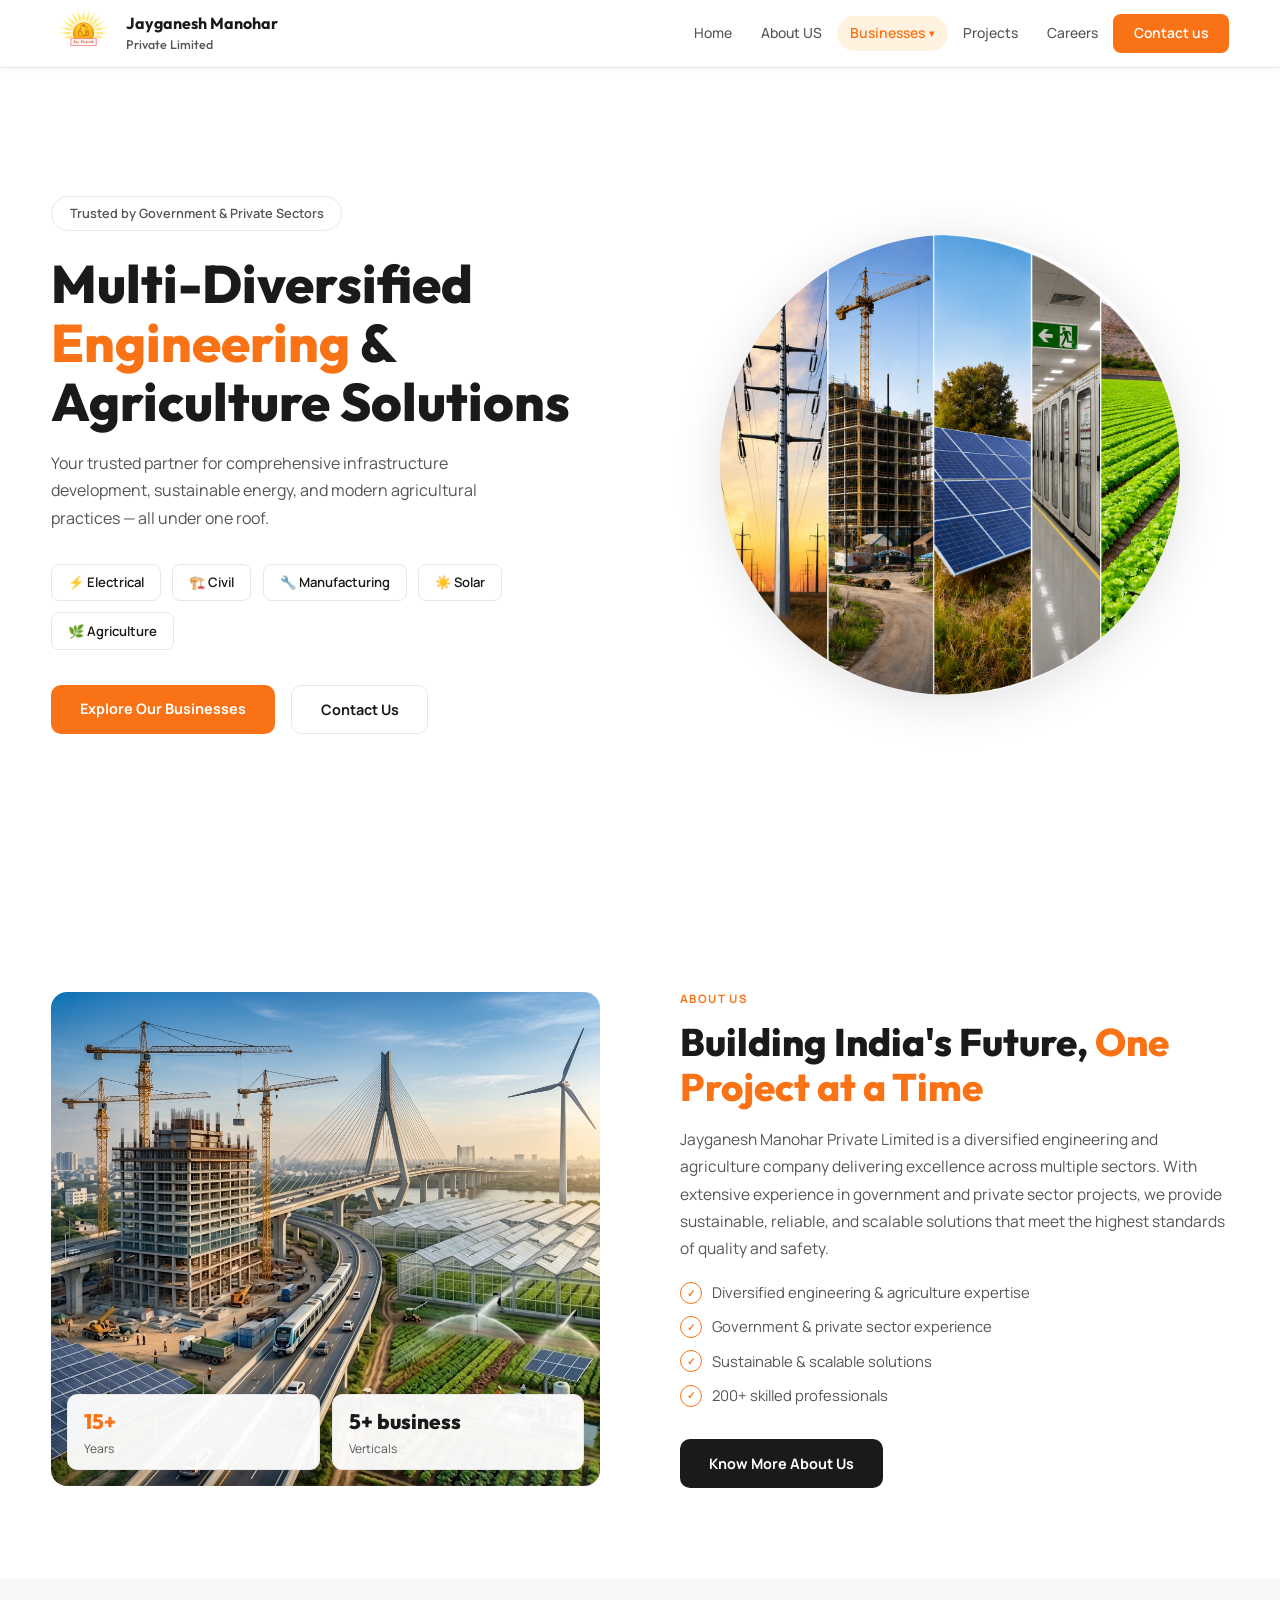
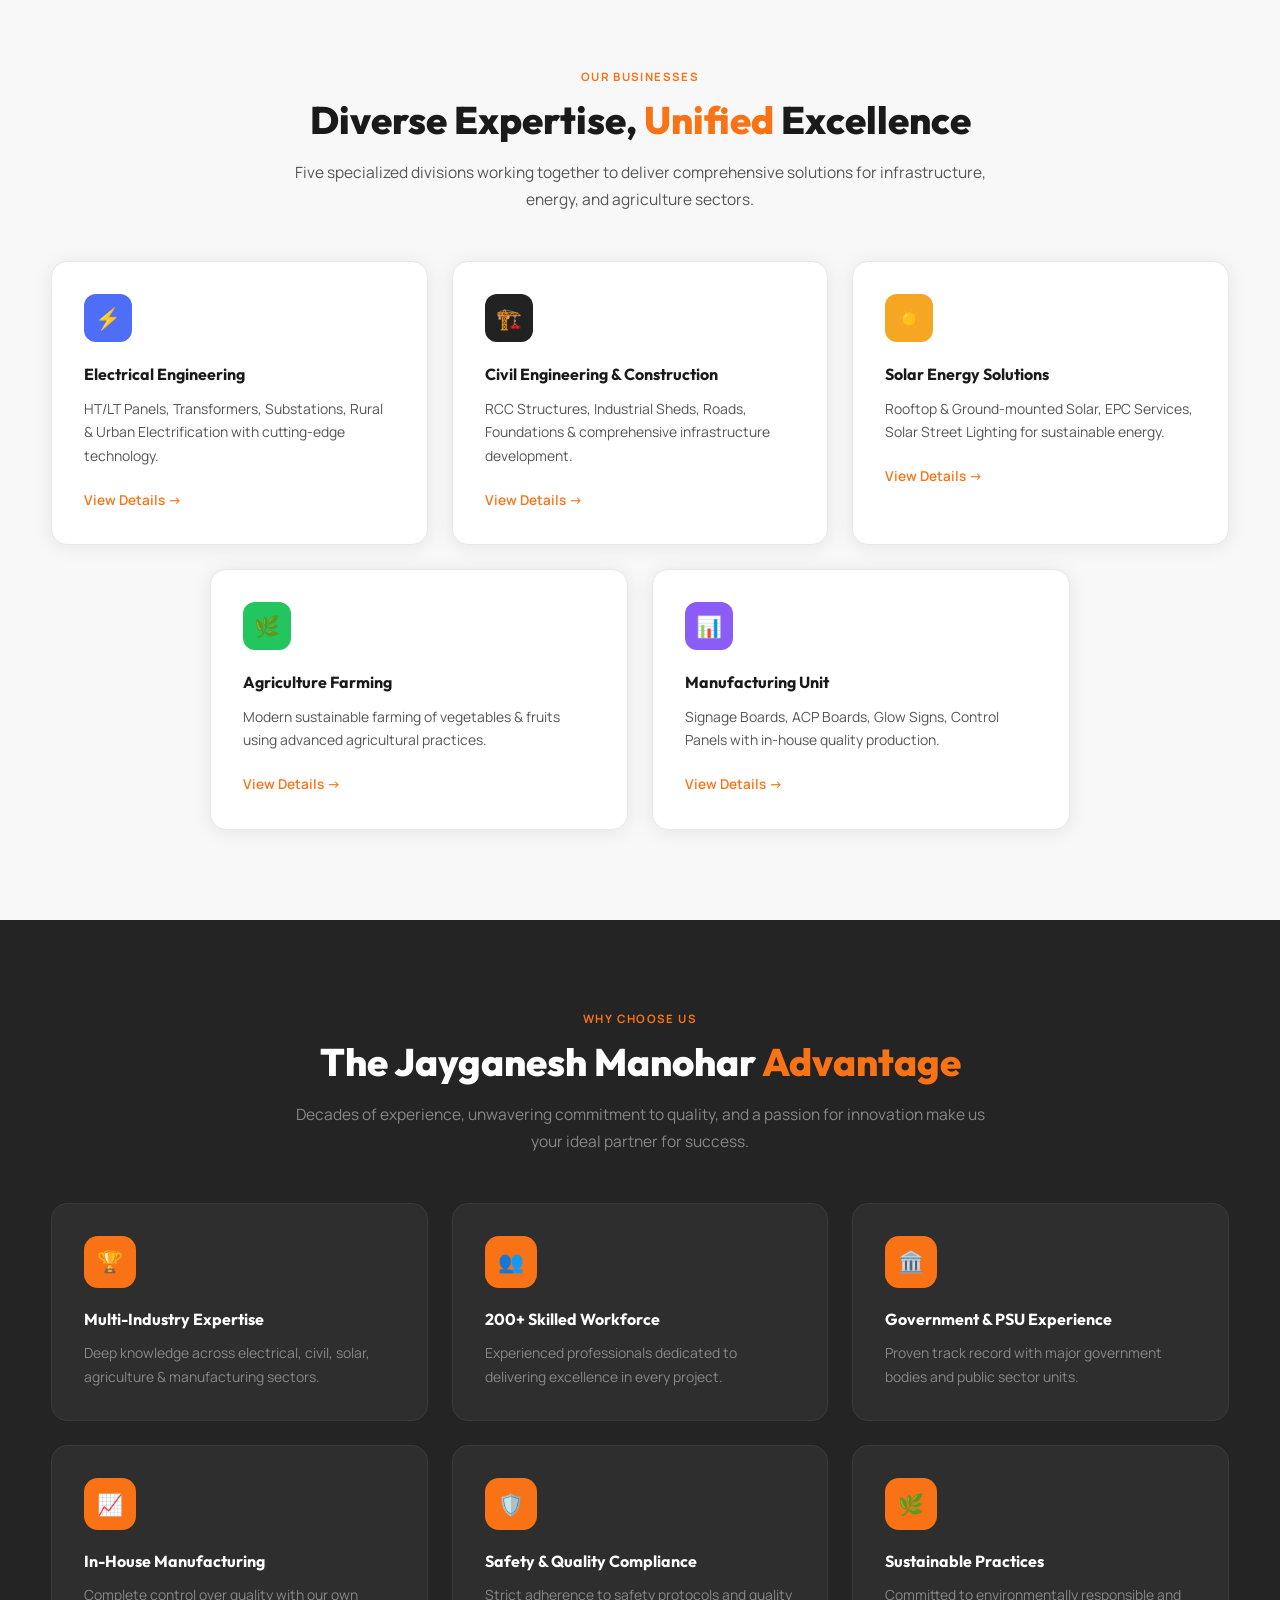
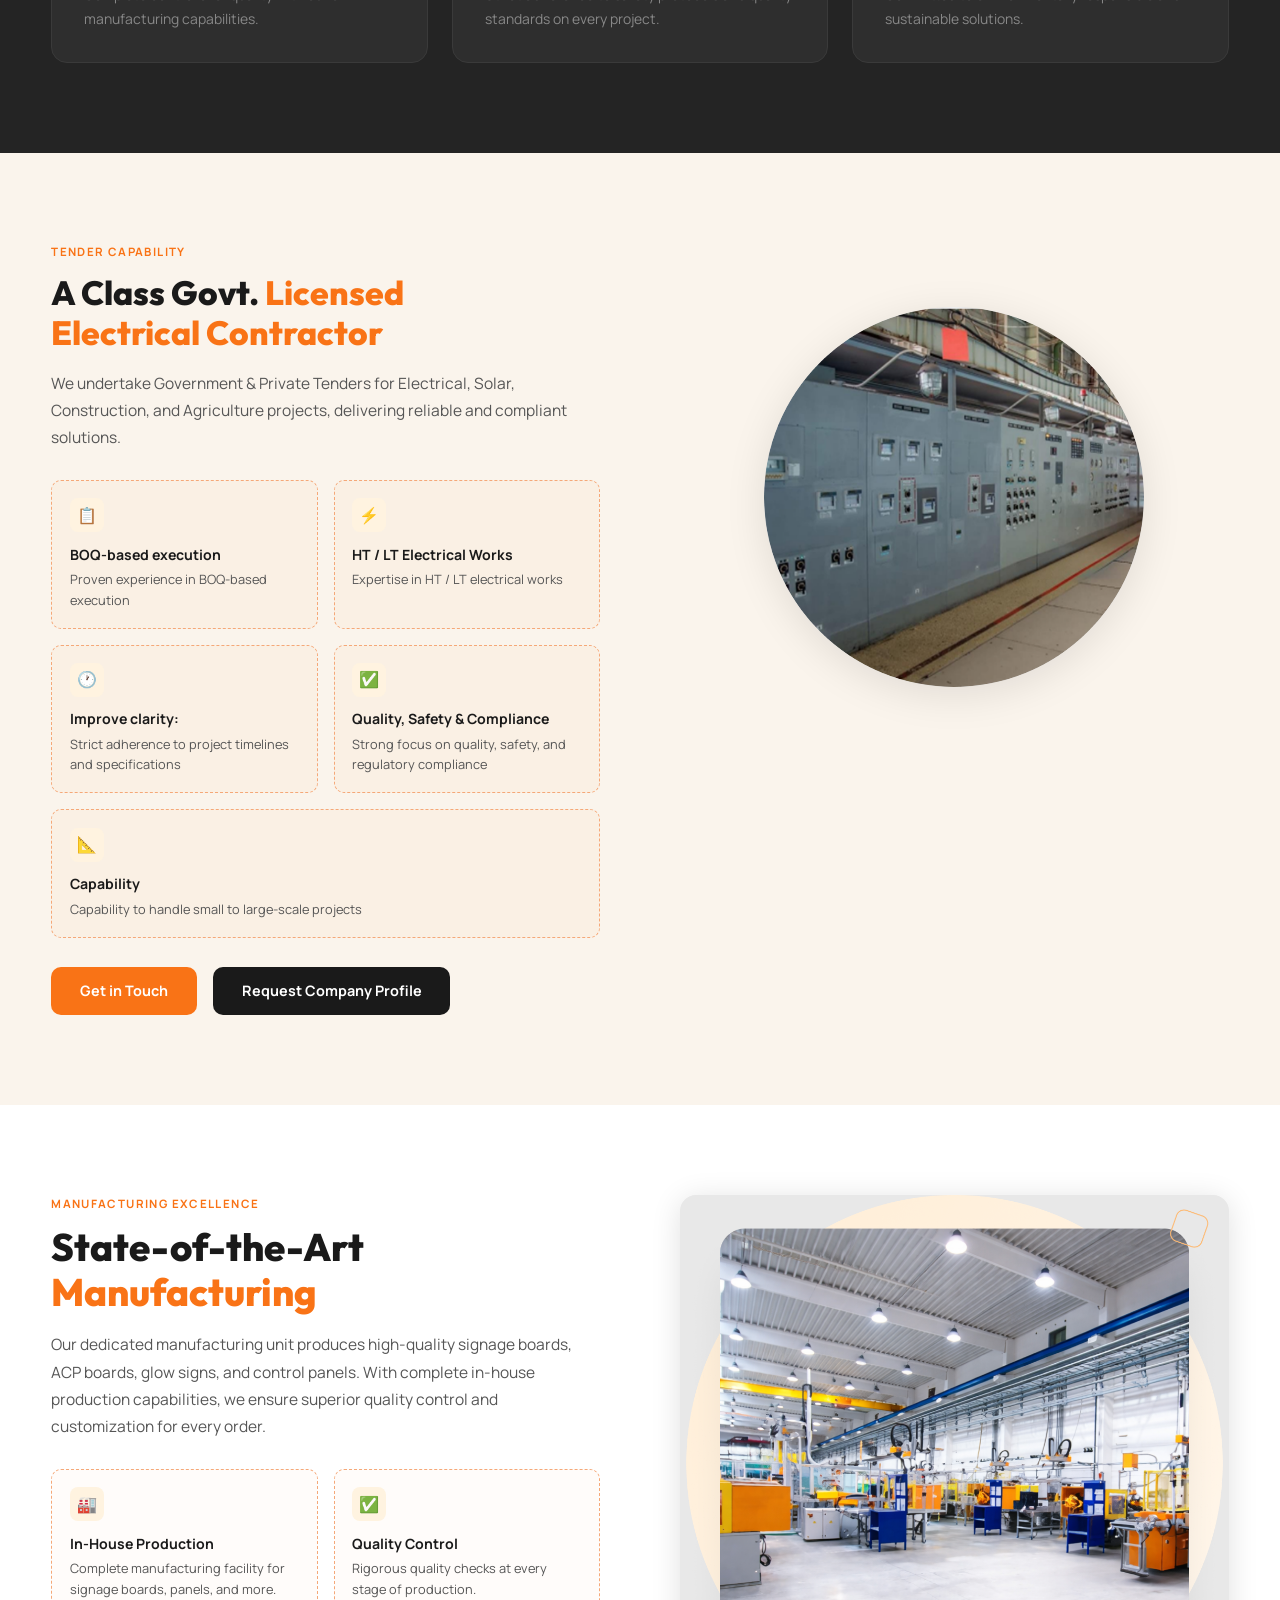
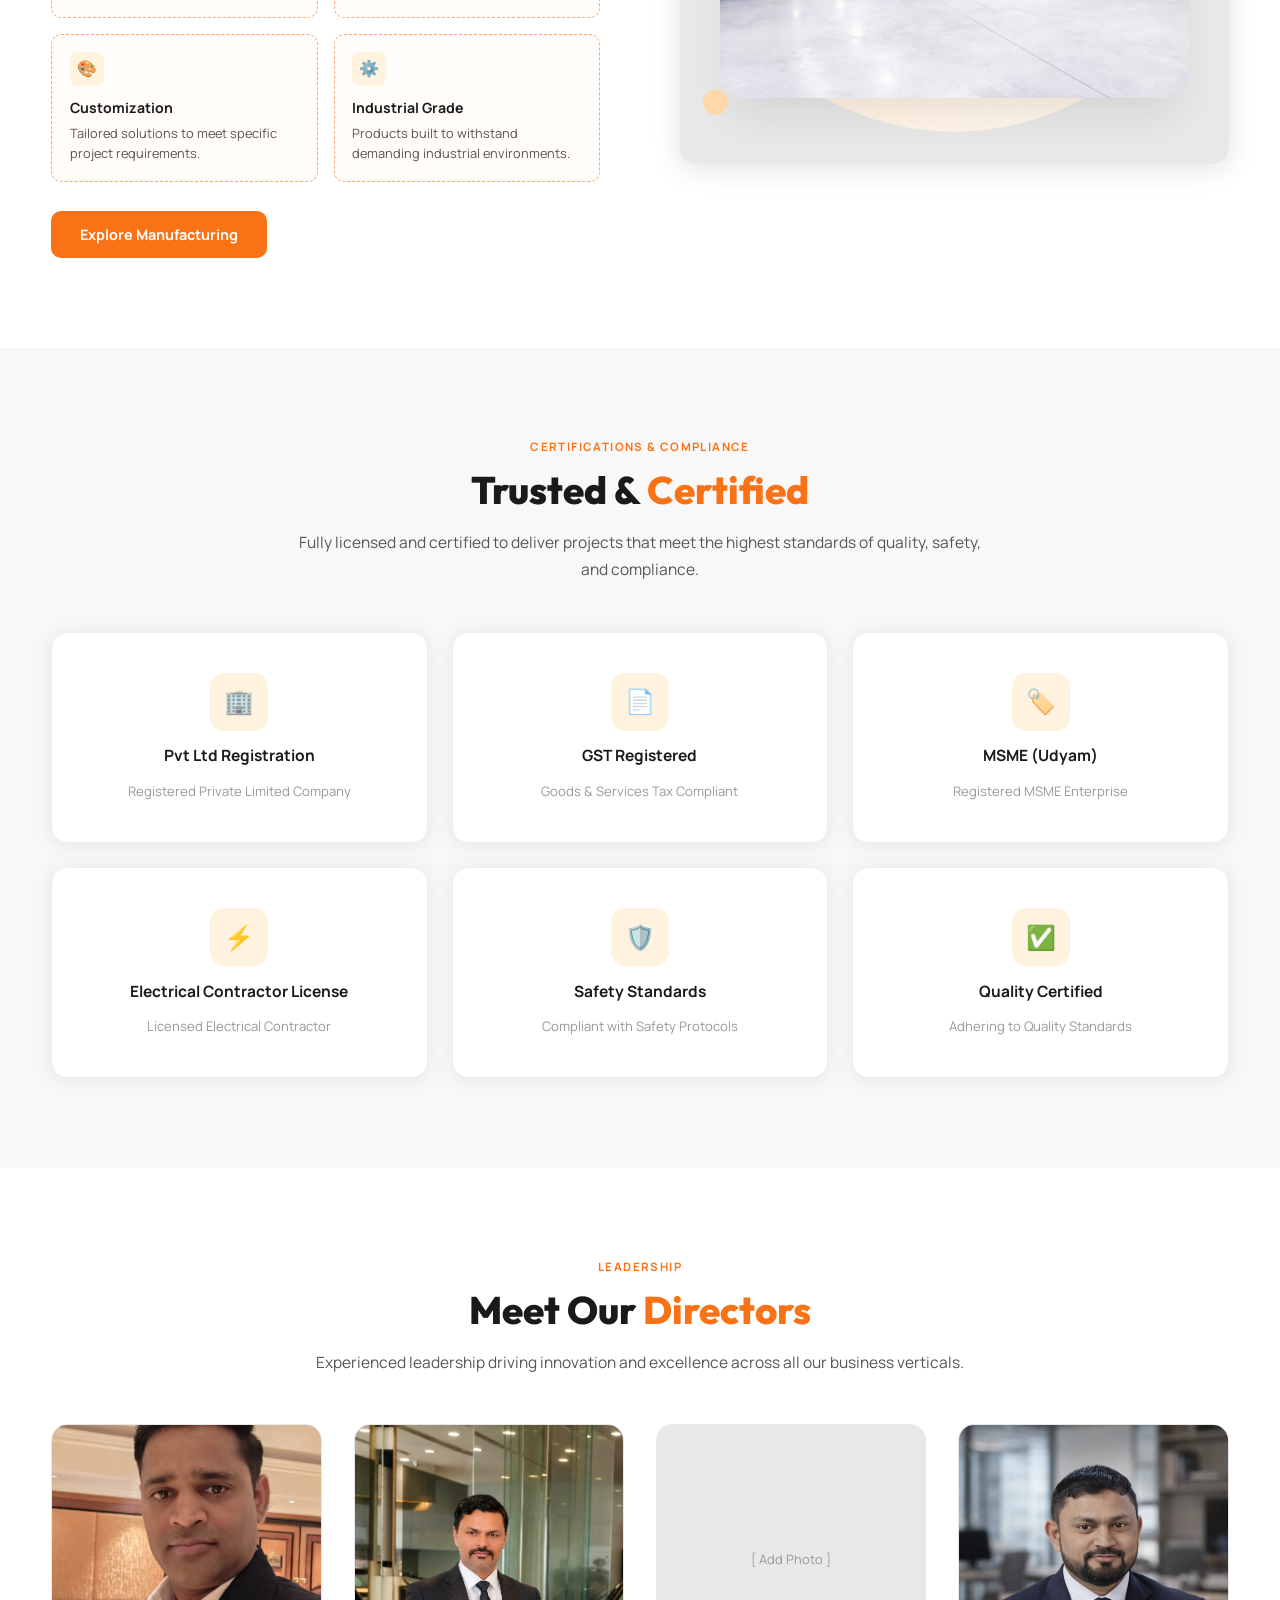
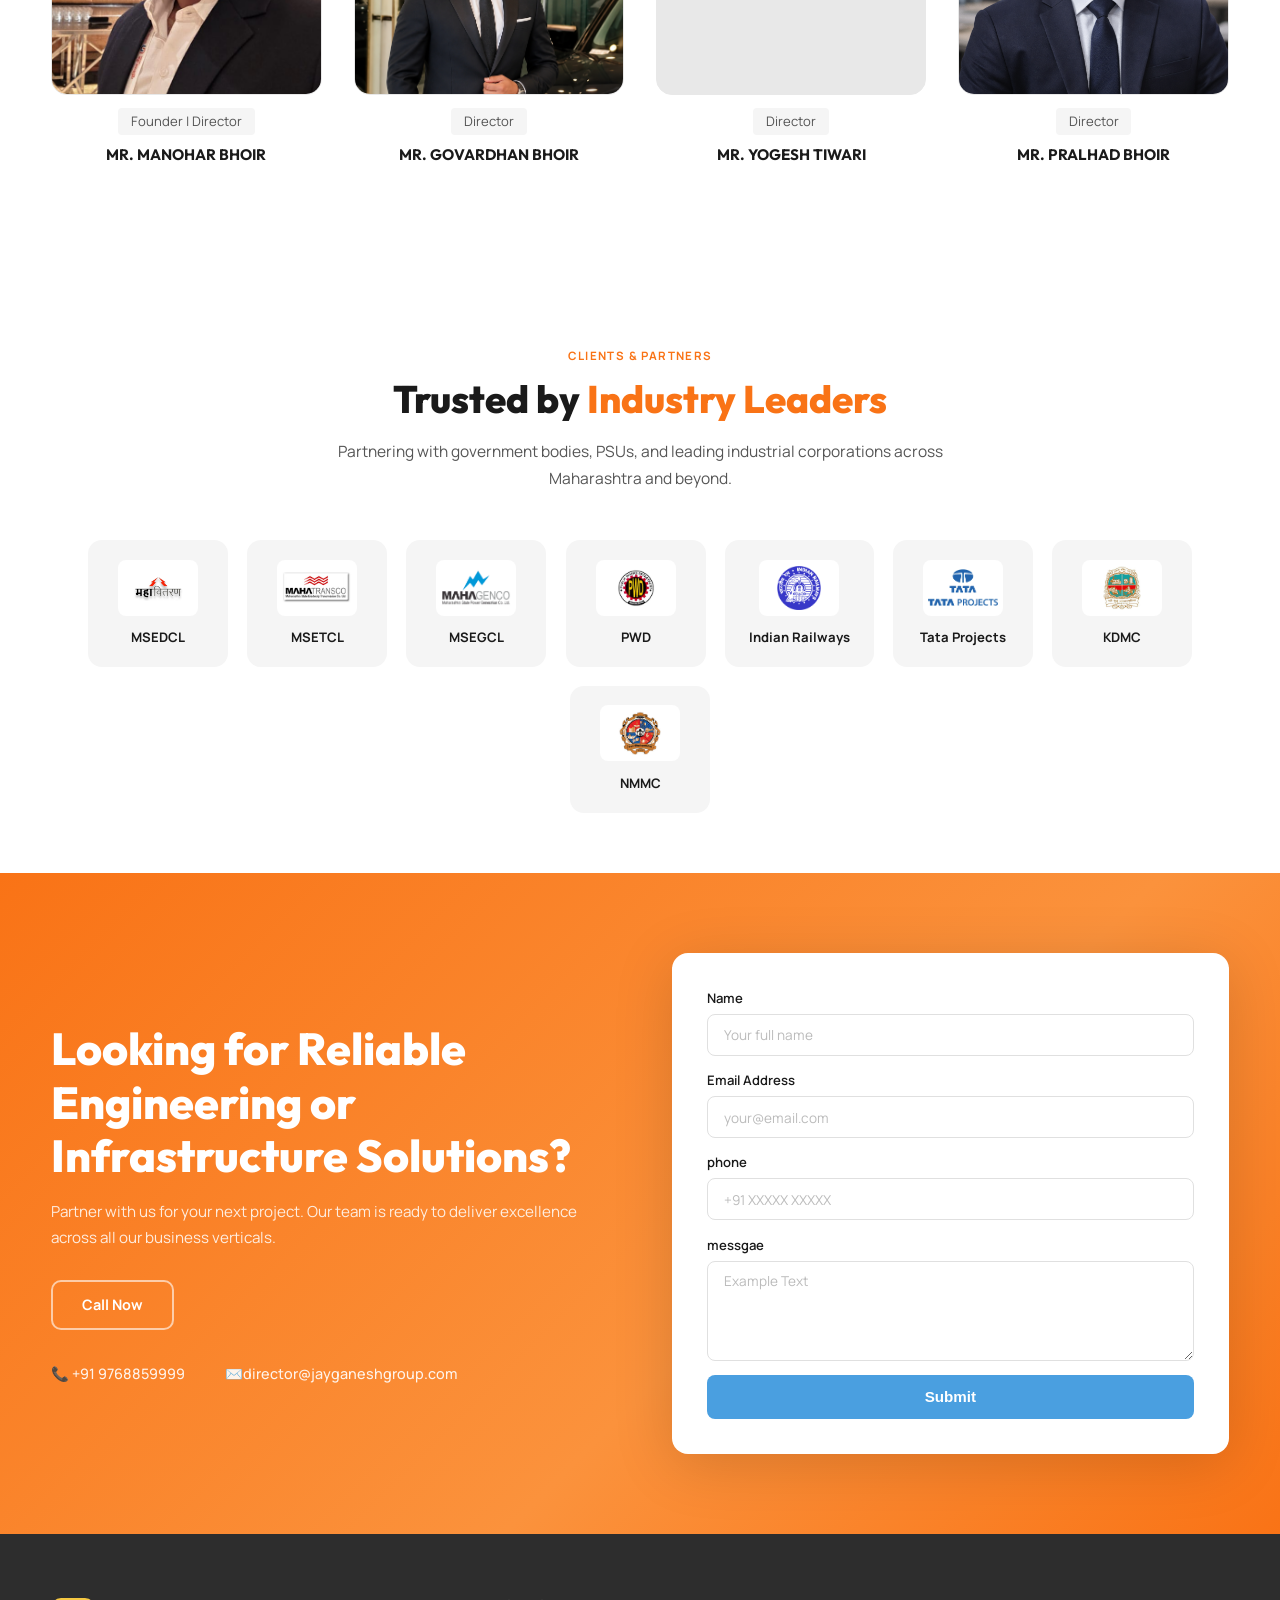
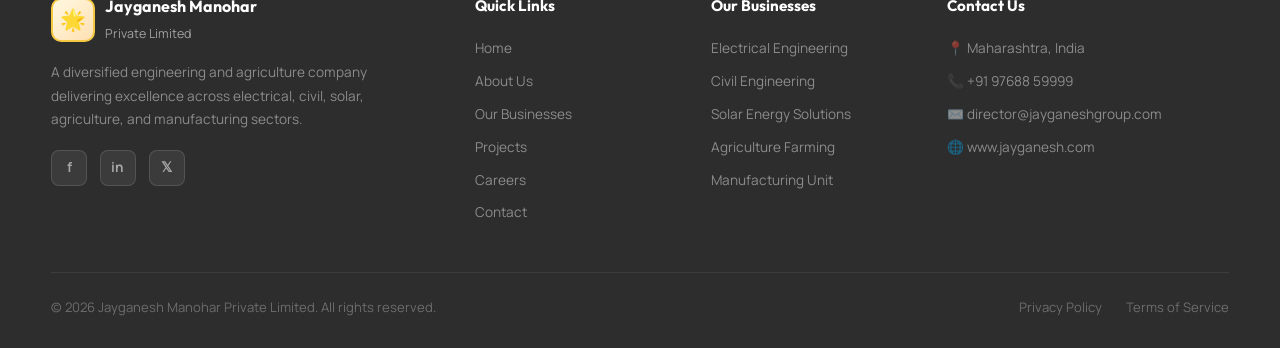
<file: index.html>
<!DOCTYPE html>
<html lang="en">
<head>
  <meta charset="UTF-8" />
  <meta name="viewport" content="width=device-width, initial-scale=1.0" />
  <title>Jay Ganesh Group | Government Electrical Contractor in Maharashtra</title>
  <meta name="description" content="Jay Ganesh Group is a government-approved electrical contracting company in Maharashtra, specializing in HT/LT works, substations, transformers, solar energy, civil construction, and agriculture." />

  <!-- Google Fonts -->
  <link href="https://fonts.googleapis.com/css2?family=Outfit:wght@400;500;600;700;800;900&family=Manrope:wght@300;400;500;600;700&display=swap" rel="stylesheet" />

  <!-- Main Stylesheet -->
  <link rel="stylesheet" href="styles.css" />
</head>
<body>

<!-- ══════════════════════════════════════
     NAVBAR
══════════════════════════════════════ -->
<nav id="navbar">
<a href="#hero" class="nav-logo">
    <img src="images/WhatsApp Image 2026-01-02 at 10.17.58 AM (1)-Photoroom.png" alt="Jayganesh Manohar Logo" style="height: 65px; width: auto; max-height: 100%;">
    <div class="nav-logo-text">
        <strong>Jayganesh Manohar</strong>
        <span>Private Limited</span>
    </div>
</a>
   <ul class="nav-links">
    <li><a href="#hero">Home</a></li>
    <li><a href="about.html">About US</a></li>
    <li class="nav-dropdown nav-biz">
      <a href="#businesses">Businesses</a>
      <div class="dropdown-menu">
        <a href="manufacturing.html">Signage Boards </a>
        <a href="civil.html">Civil Engineering &amp; Construction</a>
        <a href="#businesses">Solar Energy Solutions</a>
        <a href="#businesses">Agriculture Farming</a>
        <a href="manufacturing.html">Manufacturing Unit</a>
      </div>
    </li>
    <li><a href="projects.html">Projects</a></li>
    <li><a href="careers.html">Careers</a></li>
    <li><a href="#contact-cta" class="nav-cta">Contact us</a></li>
  </ul>

  <!-- Hamburger (mobile) -->
  <div class="hamburger" id="ham">
    <span></span>
    <span></span>
    <span></span>
  </div>
</nav>

<!-- Mobile nav panel -->
<div class="mobile-nav" id="mobnav">
  <a href="index.html">Home</a>
  <a href="about.html">About US</a>
  <div class="mob-biz-toggle" onclick="toggleMobBiz()">Businesses <span id="mobBizArrow">▾</span></div>
  <div class="mob-biz-sub" id="mobBizSub">
    <a href="electrical.html">⚡ Electrical Engineering</a>
    <a href="civil.html">🏗️ Civil Engineering</a>
    <a href="index.html#businesses">☀️ Solar Energy Solutions</a>
    <a href="index.html#businesses">🌿 Agriculture Farming</a>
    <a href="index.html#businesses">🔧 Manufacturing Unit</a>
  </div>
  <a href="projects.html">Projects</a>
  <a href="careers.html">Careers</a>
  <a href="index.html#contact-cta">Contact Us</a>
</div>


<!-- ══════════════════════════════════════
     HERO
══════════════════════════════════════ -->
<section id="hero">
  <div class="hero-inner">

    <!-- Left: Text -->
    <div>
      <div class="hero-badge">Trusted by Government &amp; Private Sectors</div>
      <h1 class="hero-title">
        Multi-Diversified<br>
        <span class="org">Engineering</span> &amp;<br>
        Agriculture Solutions
      </h1>
      <p class="hero-subtitle">
        Your trusted partner for comprehensive infrastructure development,
        sustainable energy, and modern agricultural practices — all under one roof.
      </p>
      <div class="hero-pills">
        <div class="hero-pill">⚡ Electrical</div>
        <div class="hero-pill">🏗️ Civil</div>
        <div class="hero-pill">🔧 Manufacturing</div>
        <div class="hero-pill">☀️ Solar</div>
        <div class="hero-pill">🌿 Agriculture</div>
       
      </div>
      <div class="hero-btns">
        <a href="#businesses" class="btn-orange">Explore Our Businesses</a>
        <a href="#contact-cta" class="btn-outline-border">Contact Us</a>
      </div>
    </div>

    <!-- Right: Circular image -->
    <div class="hero-right">
      <div class="hero-circle">
        <img src="images/ChatGPT Image Jun 10, 2026, 04_12_45 PM.png"> 
             <!-- <img src="images/Gradient (1).jpg" alt="Our Projects">  -->
      </div>
    </div>

  </div>
</section>


<!-- ══════════════════════════════════════
     ABOUT US
══════════════════════════════════════ -->
<section id="about">
  <div class="about-inner">

    <!-- Left: Image / illustration -->
    <div class="about-img-wrap">
           <img src="images/Gemini_Generated_Image_2jxw052jxw052jxw (1).png" alt="About Us">
      <div class="about-stats-row">
        <div class="about-stat-badge">
          <span class="about-stat-num">15+</span>
          <span class="about-stat-lbl">Years</span>
        </div>
        <div class="about-stat-badge">
          <span class="about-stat-num dark-num">5+ business</span>
          <span class="about-stat-lbl">Verticals</span>
        </div>
      </div>
    </div>

    <!-- Right: Text -->
    <div>
      <span class="section-label">About Us</span>
      <h2 class="section-title">
        Building India's Future,
        <span class="org">One<br>Project at a Time</span>
      </h2>
      <p class="section-desc">
        Jayganesh Manohar Private Limited is a diversified engineering and agriculture
        company delivering excellence across multiple sectors. With extensive experience
        in government and private sector projects, we provide sustainable, reliable, and
        scalable solutions that meet the highest standards of quality and safety.
      </p>
      <ul class="check-list">
        <li><div class="chk">✓</div> Diversified engineering &amp; agriculture expertise</li>
        <li><div class="chk">✓</div> Government &amp; private sector experience</li>
        <li><div class="chk">✓</div> Sustainable &amp; scalable solutions</li>
        <li><div class="chk">✓</div> 200+ skilled professionals</li>
      </ul>
      <a href="#" class="btn-dark-solid">Know More About Us</a>
    </div>

  </div>
</section>


<!-- ══════════════════════════════════════
     OUR BUSINESSES
══════════════════════════════════════ -->
<section id="businesses">
  <div class="sec-center">
    <span class="section-label">OUR BUSINESSES</span>
    <h2 class="section-title">Diverse Expertise, <span class="org">Unified</span> Excellence</h2>
    <p class="section-desc">
      Five specialized divisions working together to deliver comprehensive solutions
      for infrastructure, energy, and agriculture sectors.
    </p>
  </div>

  <!-- Top row: 3 cards -->
  <div class="biz-top">
    <div class="biz-card">
      <div class="biz-icon ic-blue">⚡</div>
      <div class="biz-card-title">Electrical Engineering</div>
      <p class="biz-card-desc">
        HT/LT Panels, Transformers, Substations, Rural &amp; Urban Electrification
        with cutting-edge technology.
      </p>
      <a href="#" class="biz-link">View Details →</a>
    </div>
    <div class="biz-card">
      <div class="biz-icon ic-dark">🏗️</div>
      <div class="biz-card-title">Civil Engineering &amp; Construction</div>
      <p class="biz-card-desc">
        RCC Structures, Industrial Sheds, Roads, Foundations &amp;
        comprehensive infrastructure development.
      </p>
      <a href="#" class="biz-link">View Details →</a>
    </div>
    <div class="biz-card">
      <div class="biz-icon ic-amber">☀️</div>
      <div class="biz-card-title">Solar Energy Solutions</div>
      <p class="biz-card-desc">
        Rooftop &amp; Ground-mounted Solar, EPC Services,
        Solar Street Lighting for sustainable energy.
      </p>
      <a href="#" class="biz-link">View Details →</a>
    </div>
  </div>

  <!-- Bottom row: 2 cards centred -->
  <div class="biz-bottom">
    <div class="biz-card">
      <div class="biz-icon ic-green">🌿</div>
      <div class="biz-card-title">Agriculture Farming</div>
      <p class="biz-card-desc">
        Modern sustainable farming of vegetables &amp; fruits
        using advanced agricultural practices.
      </p>
      <a href="#" class="biz-link">View Details →</a>
    </div>
    <div class="biz-card">
      <div class="biz-icon ic-purple">📊</div>
      <div class="biz-card-title">Manufacturing Unit</div>
      <p class="biz-card-desc">
        Signage Boards, ACP Boards, Glow Signs, Control Panels
        with in-house quality production.
      </p>
      <a href="#" class="biz-link">View Details →</a>
    </div>
  </div>
</section>


<!-- ══════════════════════════════════════
     WHY CHOOSE US  (dark background)
══════════════════════════════════════ -->
<section id="why">
  <div class="sec-center">
    <span class="section-label">WHY CHOOSE US</span>
    <h2 class="section-title">The Jayganesh Manohar <span class="org">Advantage</span></h2>
    <p class="section-desc">
      Decades of experience, unwavering commitment to quality, and a passion for
      innovation make us your ideal partner for success.
    </p>
  </div>

  <div class="why-grid">
    <div class="why-card">
      <div class="why-icon">🏆</div>
      <h3>Multi-Industry Expertise</h3>
      <p>Deep knowledge across electrical, civil, solar, agriculture &amp; manufacturing sectors.</p>
    </div>
    <div class="why-card">
      <div class="why-icon">👥</div>
      <h3>200+ Skilled Workforce</h3>
      <p>Experienced professionals dedicated to delivering excellence in every project.</p>
    </div>
    <div class="why-card">
      <div class="why-icon">🏛️</div>
      <h3>Government &amp; PSU Experience</h3>
      <p>Proven track record with major government bodies and public sector units.</p>
    </div>
    <div class="why-card">
      <div class="why-icon">📈</div>
      <h3>In-House Manufacturing</h3>
      <p>Complete control over quality with our own manufacturing capabilities.</p>
    </div>
    <div class="why-card">
      <div class="why-icon">🛡️</div>
      <h3>Safety &amp; Quality Compliance</h3>
      <p>Strict adherence to safety protocols and quality standards on every project.</p>
    </div>
    <div class="why-card">
      <div class="why-icon">🌿</div>
      <h3>Sustainable Practices</h3>
      <p>Committed to environmentally responsible and sustainable solutions.</p>
    </div>
  </div>
</section>


<!-- ══════════════════════════════════════
     TENDER CAPABILITY  (beige background)
══════════════════════════════════════ -->
<section id="tender">
  <div class="tender-inner">

    <!-- Left: Text + feature cards -->
    <div>
      <span class="section-label">Tender Capability</span>
      <h2 class="tender-title">
        A Class Govt.
        <span class="org">Licensed<br>Electrical Contractor</span>
      </h2>
      <p class="section-desc">
        We undertake Government &amp; Private Tenders for Electrical, Solar,
        Construction, and Agriculture projects, delivering reliable and compliant solutions.
      </p>

      <div class="tender-feats">
        <div class="t-feat">
          <div class="t-feat-icon">📋</div>
          <div class="t-feat-title">BOQ-based execution</div>
          <div class="t-feat-desc">Proven experience in BOQ-based execution</div>
        </div>
        <div class="t-feat">
          <div class="t-feat-icon">⚡</div>
          <div class="t-feat-title">HT / LT Electrical Works</div>
          <div class="t-feat-desc">Expertise in HT / LT electrical works</div>
        </div>
        <div class="t-feat">
          <div class="t-feat-icon">🕐</div>
          <div class="t-feat-title">Improve clarity:</div>
          <div class="t-feat-desc">Strict adherence to project timelines and specifications</div>
        </div>
        <div class="t-feat">
          <div class="t-feat-icon">✅</div>
          <div class="t-feat-title">Quality, Safety &amp; Compliance</div>
          <div class="t-feat-desc">Strong focus on quality, safety, and regulatory compliance</div>
        </div>
        <div class="t-feat wide">
          <div class="t-feat-icon">📐</div>
          <div class="t-feat-title">Capability</div>
          <div class="t-feat-desc">Capability to handle small to large-scale projects</div>
        </div>
      </div>

      <div class="tender-btns">
        <a href="#contact-cta" class="btn-orange">Get in Touch</a>
        <a href="images/JMPL - Company Profile (1)-compressed.pdf" download="images/JMPL - Company Profile (1)-compressed.pdf" class="btn-dark-solid">Request Company Profile</a>
      </div>
    </div>

    <!-- Right: Circular image -->
    <div class="tender-img-wrap">
      <div class="tender-circle">
        <img src="images/Gradient (2).png" alt="Electrical Works">
      </div>
    </div>

  </div>
</section>


<!-- ══════════════════════════════════════
     MANUFACTURING
══════════════════════════════════════ -->
<section id="manufacturing">
  <div class="mfg-inner">

    <!-- Left: Text + feature cards -->
    <div>
      <span class="section-label">MANUFACTURING EXCELLENCE</span>
      <h2 class="section-title">
        State-of-the-Art<br>
        <span class="org">Manufacturing</span>
      </h2>
      <p class="section-desc">
        Our dedicated manufacturing unit produces high-quality signage boards, ACP boards,
        glow signs, and control panels. With complete in-house production capabilities,
        we ensure superior quality control and customization for every order.
      </p>

      <div class="mfg-feats">
        <div class="m-feat">
          <div class="m-feat-icon">🏭</div>
          <div class="m-feat-title">In-House Production</div>
          <div class="m-feat-desc">Complete manufacturing facility for signage boards, panels, and more.</div>
        </div>
        <div class="m-feat">
          <div class="m-feat-icon">✅</div>
          <div class="m-feat-title">Quality Control</div>
          <div class="m-feat-desc">Rigorous quality checks at every stage of production.</div>
        </div>
        <div class="m-feat">
          <div class="m-feat-icon">🎨</div>
          <div class="m-feat-title">Customization</div>
          <div class="m-feat-desc">Tailored solutions to meet specific project requirements.</div>
        </div>
        <div class="m-feat">
          <div class="m-feat-icon">⚙️</div>
          <div class="m-feat-title">Industrial Grade</div>
          <div class="m-feat-desc">Products built to withstand demanding industrial environments.</div>
        </div>
      </div>

      <a href="#contact-cta" class="btn-orange">Explore Manufacturing</a>
    </div>

    <!-- Right: Image -->
    <div class="mfg-img">
           <img src="images/Container (1).png" alt="Manufacturing Facility">
    </div>

  </div>
</section>


<!-- ══════════════════════════════════════
     CERTIFICATIONS & COMPLIANCE
══════════════════════════════════════ -->
<section id="certs">
  <div class="sec-center">
    <span class="section-label">CERTIFICATIONS &amp; COMPLIANCE</span>
    <h2 class="section-title">Trusted &amp; <span class="org">Certified</span></h2>
    <p class="section-desc">
      Fully licensed and certified to deliver projects that meet the highest
      standards of quality, safety, and compliance.
    </p>
  </div>

  <div class="certs-grid">
    <div class="cert-card">
      <div class="cert-icon">🏢</div>
      <div class="cert-name">Pvt Ltd Registration</div>
      <div class="cert-sub">Registered Private Limited Company</div>
    </div>
    <div class="cert-card">
      <div class="cert-icon">📄</div>
      <div class="cert-name">GST Registered</div>
      <div class="cert-sub">Goods &amp; Services Tax Compliant</div>
    </div>
    <div class="cert-card">
      <div class="cert-icon">🏷️</div>
      <div class="cert-name">MSME (Udyam)</div>
      <div class="cert-sub">Registered MSME Enterprise</div>
    </div>
    <div class="cert-card">
      <div class="cert-icon">⚡</div>
      <div class="cert-name">Electrical Contractor License</div>
      <div class="cert-sub">Licensed Electrical Contractor</div>
    </div>
    <div class="cert-card">
      <div class="cert-icon">🛡️</div>
      <div class="cert-name">Safety Standards</div>
      <div class="cert-sub">Compliant with Safety Protocols</div>
    </div>
    <div class="cert-card">
      <div class="cert-icon">✅</div>
      <div class="cert-name">Quality Certified</div>
      <div class="cert-sub">Adhering to Quality Standards</div>
    </div>
  </div>
</section>


<!-- ══════════════════════════════════════
     LEADERSHIP
══════════════════════════════════════ -->
<section id="leadership">
  <div class="sec-center">
    <span class="section-label">LEADERSHIP</span>
    <h2 class="section-title">Meet Our <span class="org">Directors</span></h2>
    <p class="section-desc">
      Experienced leadership driving innovation and excellence
      across all our business verticals.
    </p>
  </div>

  <div class="directors-grid">
    <div class="dir-card">
      <div class="dir-img">
       <img src="images/WhatsApp Image 2026-01-05 at 11.44.54 AM.jpeg" alt="Mr. Manohar Bhoir">
      </div>
      <div class="dir-role">Founder | Director</div>
      <div class="dir-name">MR. MANOHAR BHOIR</div>
    </div>
    <div class="dir-card">
      <div class="dir-img">
      <img src="images/ChatGPT Image Jun 1, 2026, 12_16_52 PM.png" alt="Mr. Govardhan Bhoir">
      </div>
      <div class="dir-role">Director</div>
      <div class="dir-name">MR. GOVARDHAN BHOIR</div>
    </div>
    <div class="dir-card">
      <div class="dir-img">
        <!-- <img src="images/yogesh.jpg" alt="Mr. Yogesh Tiwari"> -->
        [ Add Photo ]
      </div>
      <div class="dir-role">Director</div>
      <div class="dir-name">MR. YOGESH TIWARI</div>
    </div>
    <div class="dir-card">
      <div class="dir-img">
      <img src="images/pra.png" alt="Mr. Yogesh Tiwari">
      </div>
      <div class="dir-role">Director</div>
      <div class="dir-name">MR. PRALHAD BHOIR</div>
    </div>
  </div>
</section>


<!-- ══════════════════════════════════════
     CLIENTS & PARTNERS
══════════════════════════════════════ -->
<section id="clients">
  <div class="sec-center">
    <span class="section-label">CLIENTS &amp; PARTNERS</span>
    <h2 class="section-title">Trusted by <span class="org">Industry Leaders</span></h2>
    <p class="section-desc">
      Partnering with government bodies, PSUs, and leading industrial corporations
      across Maharashtra and beyond.
    </p>
  </div>

  <div class="clients-row">
    <div class="cli-card">
      <div class="cli-logo">
        <img src="images/msedcl.png" alt="MSEDCL">
      </div>
      <div class="cli-name">MSEDCL</div>
    </div>
    <div class="cli-card">
      <div class="cli-logo">  <img src="images/Mahatransco_Logo.jpg"></div>
      <div class="cli-name">MSETCL</div>
    </div>
    <div class="cli-card">
      <div class="cli-logo"><img src="images/download-last.png"></div>
      <div class="cli-name">MSEGCL</div>
    </div>
    <div class="cli-card">
      <div class="cli-logo"><img src="images/download-0pwd.jpg"></div>
      <div class="cli-name">PWD</div>
    </div>
    <div class="cli-card">
      <div class="cli-logo"><img src="images/download-raiway.png"></div>
      <div class="cli-name">Indian Railways</div>
    </div>
    <div class="cli-card">
      <div class="cli-logo"><image src="images/download-tata-project.png"></div>
      <div class="cli-name">Tata Projects</div>
    </div>
    <div class="cli-card">
      <div class="cli-logo"><image src="images/download-kdmc.jpg"></div>
      <div class="cli-name">KDMC</div>
    </div>
    <div class="cli-card">
      <div class="cli-logo"><image src="images/download.-nmmc.jpg"></div>
      <div class="cli-name">NMMC</div>
    </div>
  </div>
</section>


<!-- ══════════════════════════════════════
     CTA + CONTACT  (orange background)
══════════════════════════════════════ -->
<section id="contact-cta">
  <div class="cta-inner">

    <!-- Left: Heading + buttons + contacts -->
    <div class="cta-left">
      <h2>Looking for Reliable Engineering or Infrastructure Solutions?</h2>
      <p>
        Partner with us for your next project. Our team is ready to deliver
        excellence across all our business verticals.
      </p>
      <div class="cta-btns">
        <!-- <a href="#" class="btn-wh">Request a Quote</a> -->
        <a href="tel:+918828130488" class="btn-wh-out">Call Now</a>
      </div>
      <div class="cta-contacts">
        <div class="cta-contact">📞 +91 9768859999</div>
        <div class="cta-contact">✉️director@jayganeshgroup.com</div>
      </div>
    </div>

    <!-- Right: Contact form -->
    <form id="contactForm" action="https://api.web3forms.com/submit" method="POST" class="cta-form">

    <input type="hidden" name="access_key" value="c4ef1077-d717-46b4-978a-71b4b7bb35d2">
    <input type="hidden" name="to" value="jayganeshpvt500@gmail.com">

    <div class="fg">
        <label for="fn">Name</label>
        <input type="text" id="fn" name="name" placeholder="Your full name" required />
    </div>
    <div class="fg">
        <label for="fe">Email Address</label>
        <input type="email" id="fe" name="email" placeholder="your@email.com" required />
    </div>
    <div class="fg">
        <label for="fp">phone</label>
        <input type="tel" id="fp" name="phone" placeholder="+91 XXXXX XXXXX" required />
    </div>
    <div class="fg">
        <label for="fm">messgae</label>
        <textarea id="fm" name="message" placeholder="Example Text" required></textarea>
    </div>
    
    <button type="submit" class="btn-submit">Submit</button>
</form>

  </div>
</section>



<!-- ══════════════════════════════════════
     FOOTER
══════════════════════════════════════ -->
<footer>
  <div class="foot-inner">

    <!-- Brand column -->
    <div class="foot-brand">
      <div class="foot-brand-logo">
        <div class="foot-logo-icon">🌟</div>
        <div class="foot-logo-txt">
          <strong>Jayganesh Manohar</strong>
          <span>Private Limited</span>
        </div>
      </div>
      <p>
        A diversified engineering and agriculture company delivering excellence
        across electrical, civil, solar, agriculture, and manufacturing sectors.
      </p>
      <div class="foot-socials">
        <a href="#" aria-label="Facebook">f</a>
        <a href="#" aria-label="LinkedIn">in</a>
        <a href="#" aria-label="Twitter / X">𝕏</a>
      </div>
    </div>

    <!-- Quick Links -->
    <div class="foot-col">
      <h4>Quick Links</h4>
      <div class="foot-links">
        <a href="#hero">Home</a>
        <a href="about.html">About Us</a>
        <a href="#businesses">Our Businesses</a>
        <a href="projects.html">Projects</a>
        <a href="careers.html">Careers</a>
        <a href="#contact-cta">Contact</a>
      </div>
    </div>

    <!-- Our Businesses -->
    <div class="foot-col">
      <h4>Our Businesses</h4>
      <div class="foot-links">
        <a href="#">Electrical Engineering</a>
        <a href="#">Civil Engineering</a>
        <a href="#">Solar Energy Solutions</a>
        <a href="#">Agriculture Farming</a>
        <a href="#">Manufacturing Unit</a>
      </div>
    </div>

    <!-- Contact Details -->
    <div class="foot-col">
      <h4>Contact Us</h4>
      <ul class="foot-contacts">
        <li>📍 Maharashtra, India</li>
        <li>📞 +91 97688 59999</li>
        <li>✉️ director@jayganeshgroup.com</li>
        <li>🌐 www.jayganesh.com</li>
      </ul>
    </div>

  </div>

  <!-- Bottom bar -->
  <div class="foot-bottom">
    <p>© 2026 Jayganesh Manohar Private Limited. All rights reserved.</p>
    <div class="foot-btm-links">
      <a href="#">Privacy Policy</a>
      <a href="#">Terms of Service</a>
    </div>
  </div>
</footer>


<!-- Main JavaScript — always keep at bottom of body -->
<script src="script.js"></script>

<script>
const contactForm = document.getElementById('contactForm');
if (contactForm) {
  contactForm.addEventListener('submit', function (e) {
    e.preventDefault();
    const form = e.target;
    const data = new FormData(form);
    const btn = form.querySelector('.btn-submit');
    const originalText = btn.textContent;
    btn.textContent = 'Sending...';
    btn.disabled = true;

    fetch(form.action, {
      method: 'POST',
      body: data,
      headers: { 'Accept': 'application/json' }
    })
      .then(res => res.json())
      .then(result => {
        if (result.success) {
          form.reset();
          btn.textContent = 'Sent ✓';
        } else {
          btn.textContent = 'Failed, try again';
        }
      })
      .catch(() => {
        btn.textContent = 'Failed, try again';
      })
      .finally(() => {
        setTimeout(() => {
          btn.textContent = originalText;
          btn.disabled = false;
        }, 3000);
      });
  });
}
</script>


</body>
</html>
</file>
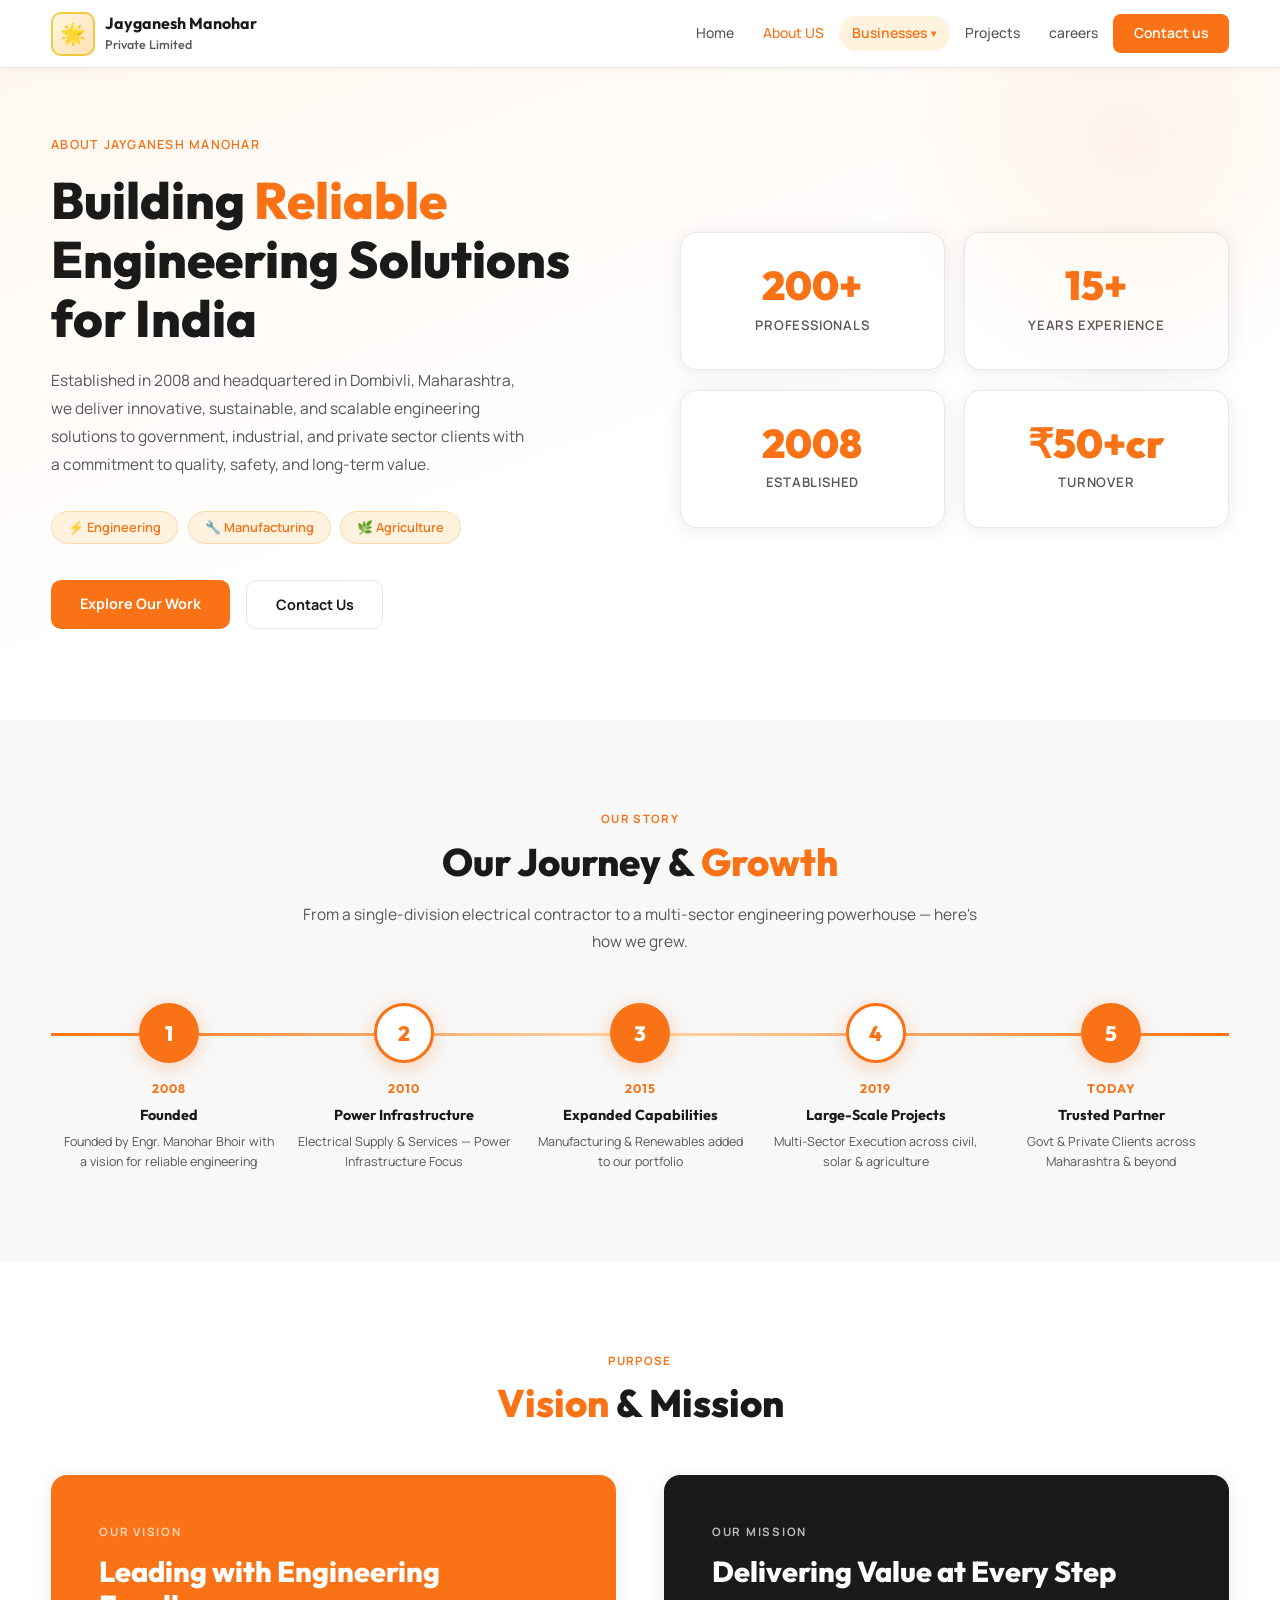
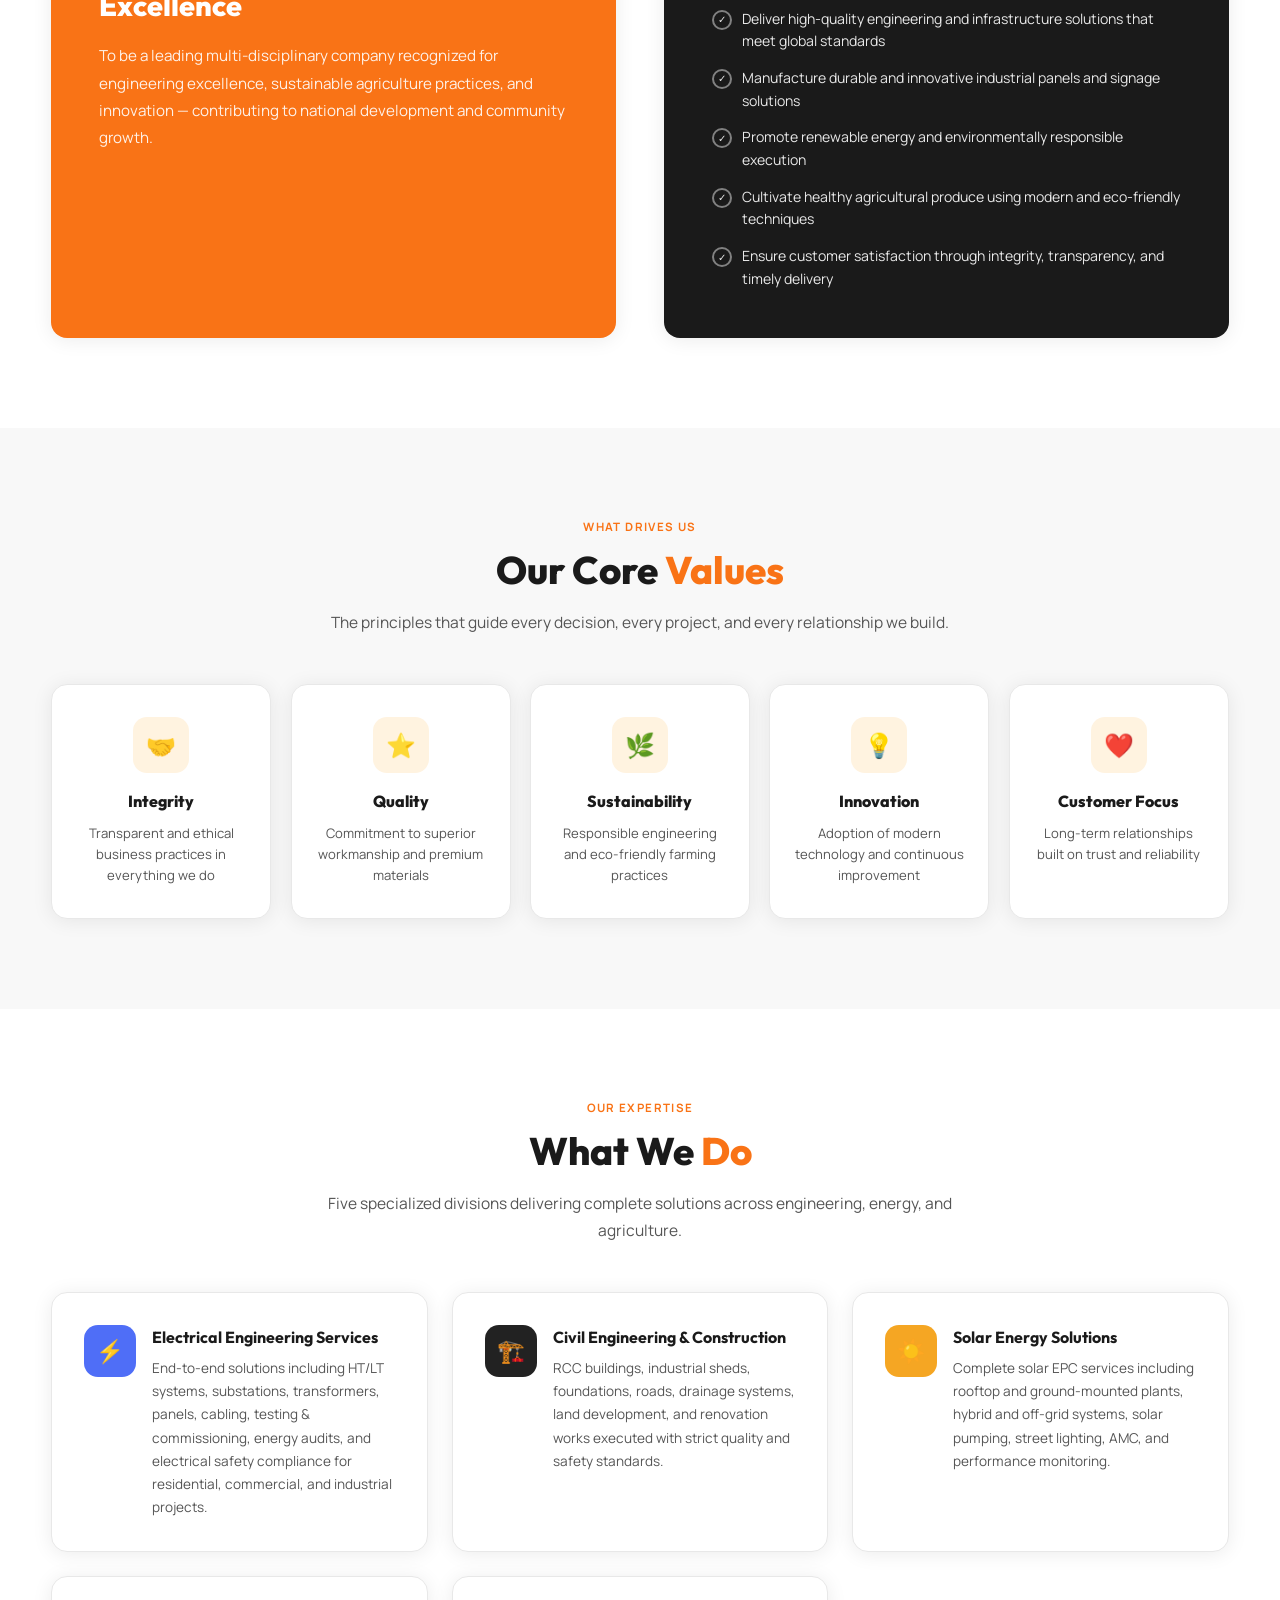
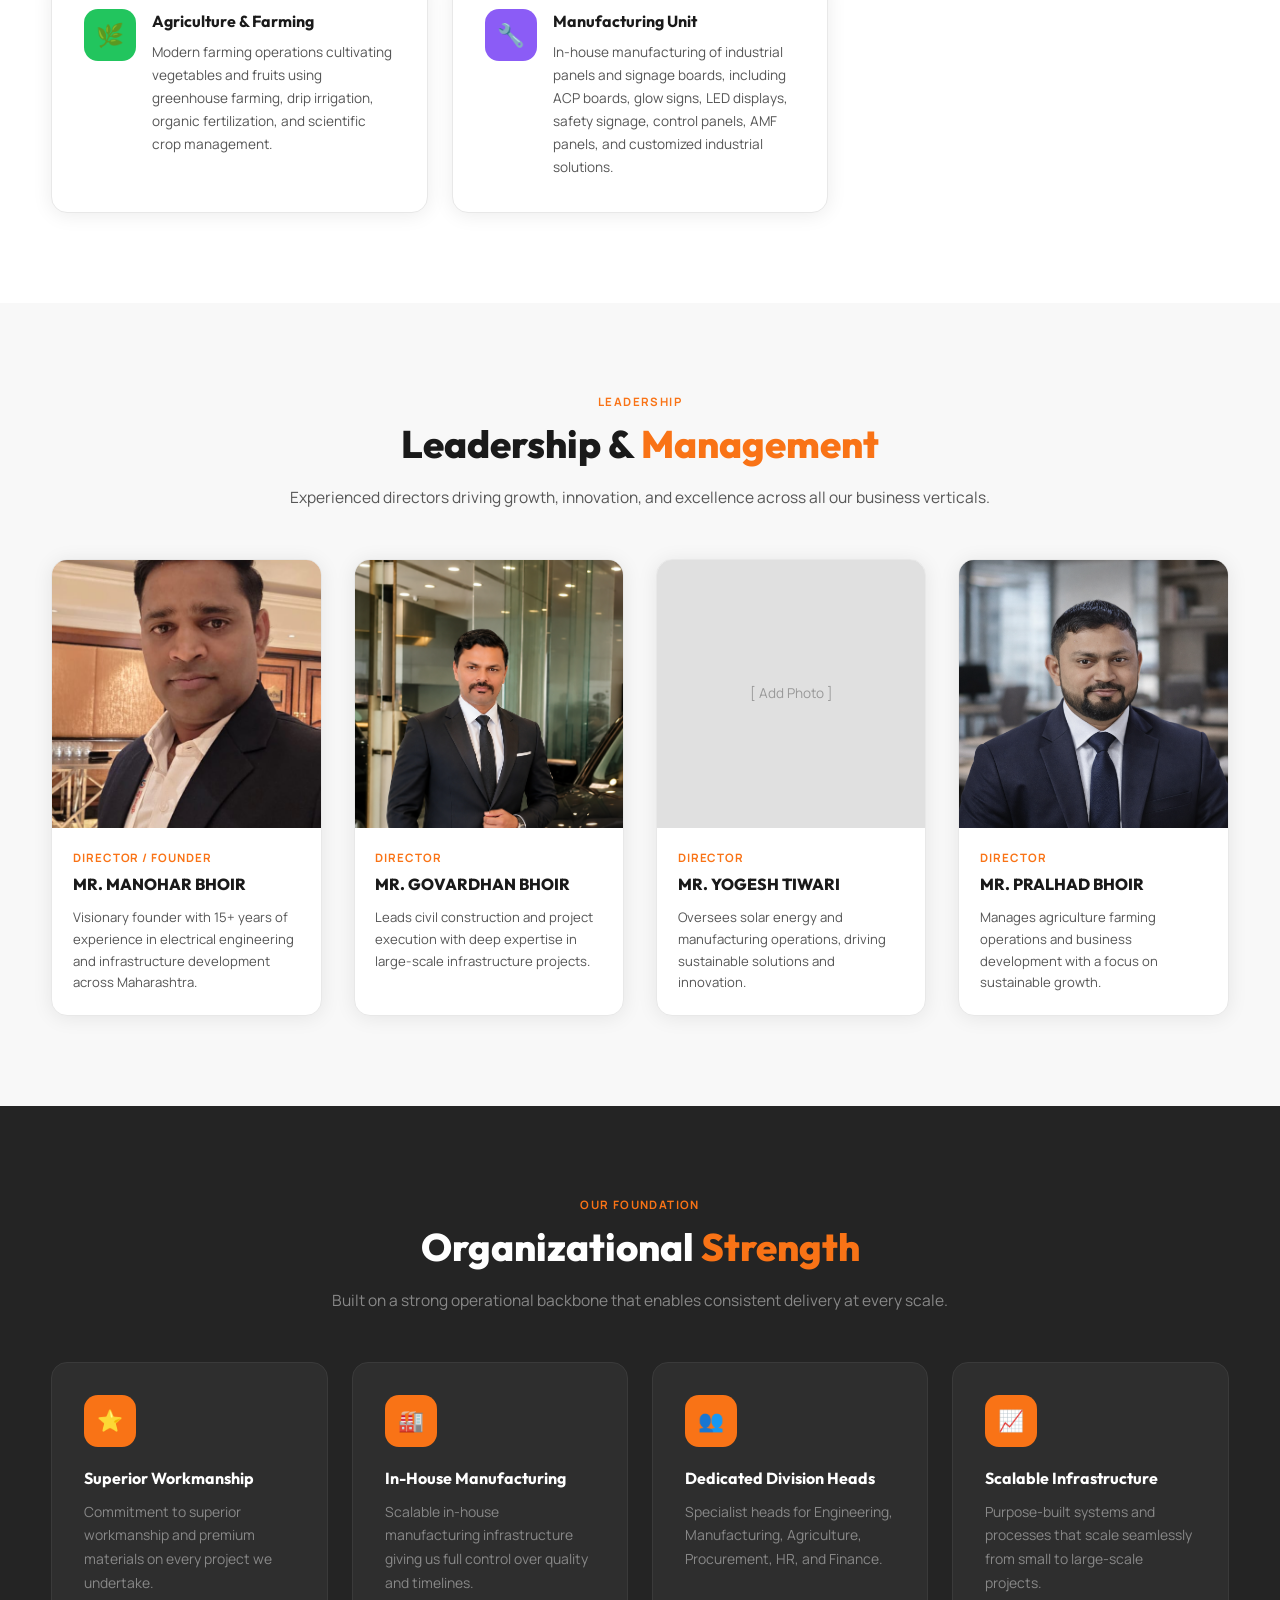
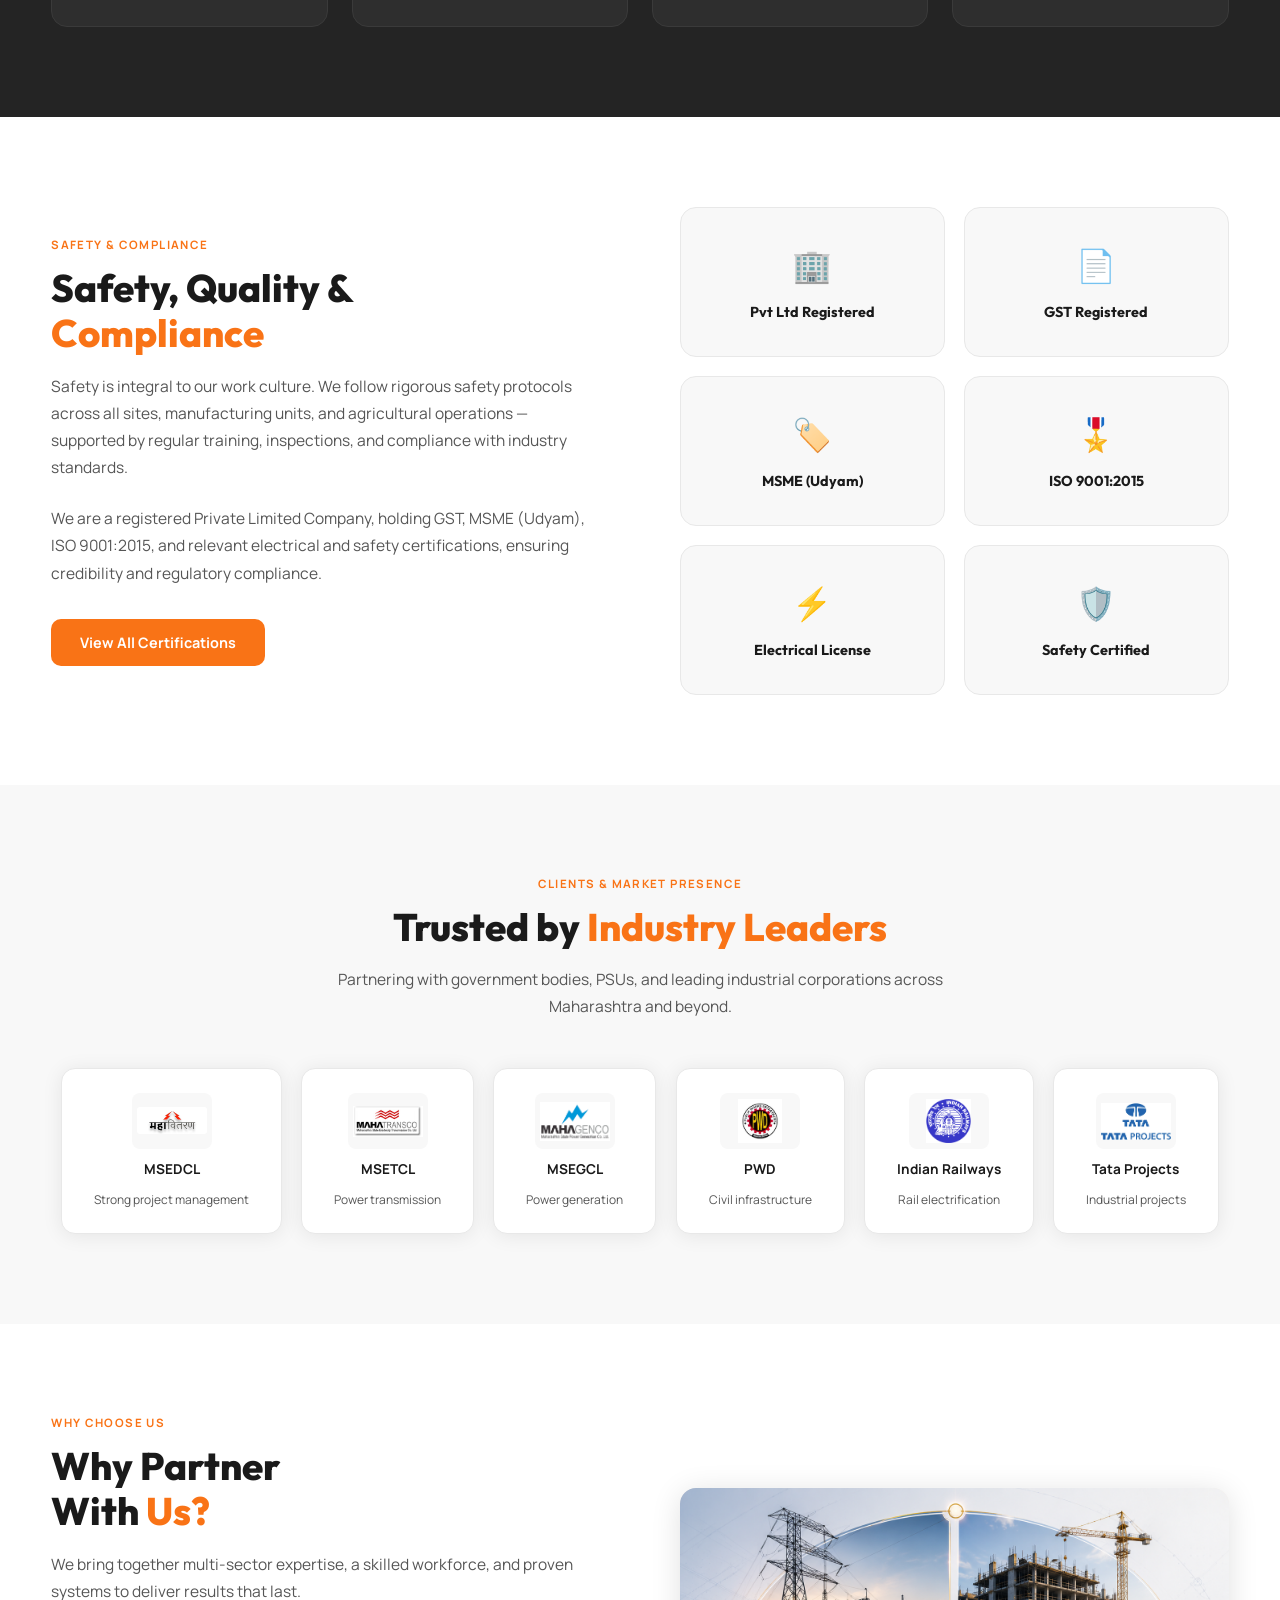
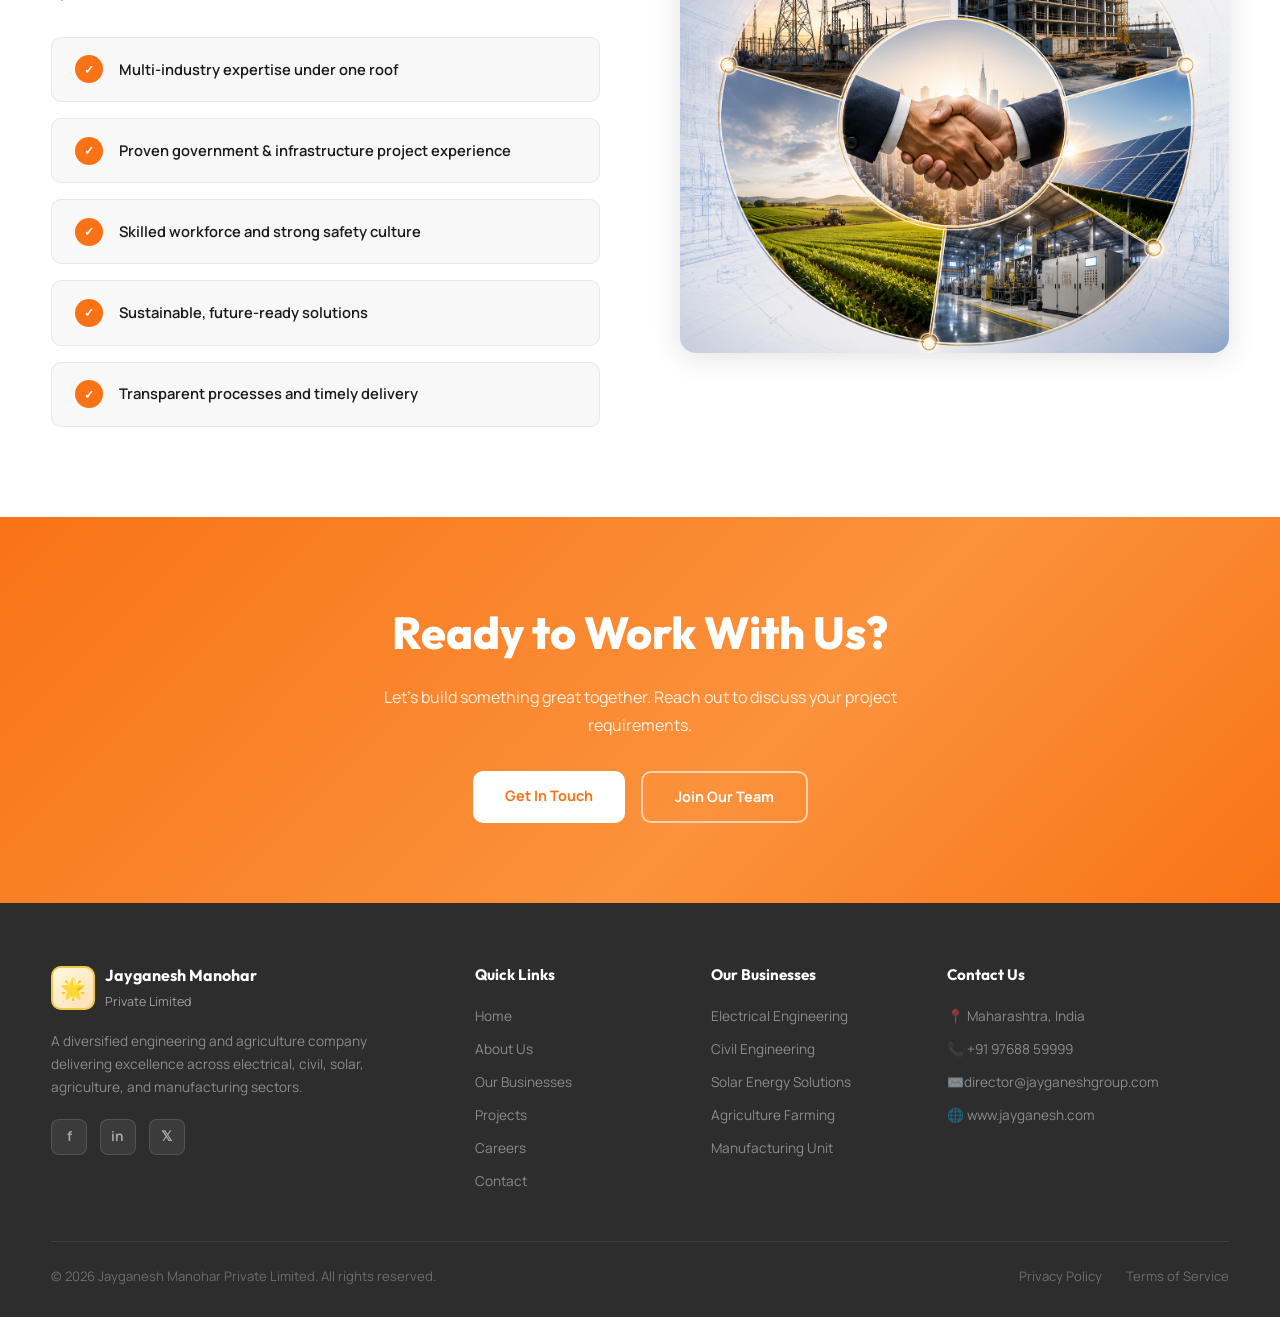
<file: about.html>
<!DOCTYPE html>
<html lang="en">
<head>
  <meta charset="UTF-8" />
  <meta name="viewport" content="width=device-width, initial-scale=1.0" />
  <title>About Us — Jayganesh Manohar Private Limited</title>
  <meta name="description" content="Learn about Jayganesh Manohar Private Limited — our journey, vision, mission, core values, leadership and expertise since 2008." />
  <link href="https://fonts.googleapis.com/css2?family=Outfit:wght@400;500;600;700;800;900&family=Manrope:wght@300;400;500;600;700&display=swap" rel="stylesheet" />
  <link rel="stylesheet" href="styles.css" />
  <link rel="stylesheet" href="about.css" />
</head>
<body>

<!-- ══════════════════════════════════════
     NAVBAR
══════════════════════════════════════ -->
<nav id="navbar">
  <a href="index.html" class="nav-logo">
    <div class="nav-logo-icon">🌟</div>
    <div class="nav-logo-text">
      <strong>Jayganesh Manohar</strong>
      <span>Private Limited</span>
    </div>
  </a>
  <ul class="nav-links">
    <li><a href="index.html">Home</a></li>
    <li><a href="about.html" style="color:var(--orange)">About US</a></li>
    <li class="nav-dropdown nav-biz">
      <a href="index.html#businesses">Businesses</a>
      <div class="dropdown-menu">
        <a href="electrical.html">Electrical Engineering</a>
        <a href="civil.html">Civil Engineering &amp; Construction</a>
        <a href="index.html#businesses">Solar Energy Solutions</a>
        <a href="index.html#businesses">Agriculture Farming</a>
        <a href="index.html#businesses">Manufacturing Unit</a>
      </div>
    </li>
    <li><a href="projects.html">Projects</a></li>
    <li><a href="careers.html">careers</a></li>
    <li><a href="index.html#contact-cta" class="nav-cta">Contact us</a></li>
  </ul>
  <div class="hamburger" id="ham"><span></span><span></span><span></span></div>
</nav>
<div class="mobile-nav" id="mobnav">
  <a href="index.html">Home</a>
  <a href="about.html">About US</a>
  <div class="mob-biz-toggle" onclick="toggleMobBiz()">Businesses <span id="mobBizArrow">▾</span></div>
  <div class="mob-biz-sub" id="mobBizSub">
    <a href="electrical.html">⚡ Electrical Engineering</a>
    <a href="index.html#businesses">🏗️ Civil Engineering</a>
    <a href="index.html#businesses">☀️ Solar Energy Solutions</a>
    <a href="index.html#businesses">🌿 Agriculture Farming</a>
    <a href="index.html#businesses">🔧 Manufacturing Unit</a>
  </div>
  <a href="projects.html">Projects</a>
  <a href="careers.html">Careers</a>
  <a href="index.html#contact-cta">Contact Us</a>
</div>


<!-- ══════════════════════════════════════
     HERO
══════════════════════════════════════ -->
<section id="about-hero">
  <div class="about-hero-inner">

    <!-- Left -->
    <div>
      <div class="about-hero-tag">About Jayganesh Manohar</div>
      <h1 class="about-hero-title">
        Building <span class="org">Reliable</span><br>
        Engineering Solutions<br>for India
      </h1>
      <p class="about-hero-sub">
        Established in 2008 and headquartered in Dombivli, Maharashtra, we deliver
        innovative, sustainable, and scalable engineering solutions to government,
        industrial, and private sector clients with a commitment to quality, safety,
        and long-term value.
      </p>
      <div class="about-hero-pills">
        <span class="about-hero-pill">⚡ Engineering</span>
        <span class="about-hero-pill">🔧 Manufacturing</span>
        <span class="about-hero-pill">🌿 Agriculture</span>
      </div>
      <div class="about-hero-btns">
        <a href="#what-we-do" class="btn-orange">Explore Our Work</a>
        <a href="index.html#contact-cta" class="btn-outline-border">Contact Us</a>
      </div>
    </div>

    <!-- Right — stat cards -->
    <div class="about-hero-stats">
      <div class="ah-stat">
        <span class="ah-stat-num">200+</span>
        <span class="ah-stat-lbl">Professionals</span>
      </div>
      <div class="ah-stat">
        <span class="ah-stat-num">15+</span>
        <span class="ah-stat-lbl">Years Experience</span>
      </div>
      <div class="ah-stat">
        <span class="ah-stat-num">2008</span>
        <span class="ah-stat-lbl">Established</span>
      </div>
      <div class="ah-stat">
        <span class="ah-stat-num">₹50+cr</span>
        <span class="ah-stat-lbl">Turnover</span>
      </div>
    </div>

  </div>
</section>


<!-- ══════════════════════════════════════
     OUR JOURNEY & GROWTH
══════════════════════════════════════ -->
<section id="journey">
  <div class="journey-inner">
    <div class="sec-center">
      <span class="section-label">OUR STORY</span>
      <h2 class="section-title">Our Journey &amp; <span class="org">Growth</span></h2>
      <p class="section-desc">From a single-division electrical contractor to a multi-sector engineering powerhouse — here's how we grew.</p>
    </div>

    <div class="timeline">

      <div class="timeline-step">
        <div class="tl-dot">1</div>
        <div class="tl-content">
          <div class="tl-year">2008</div>
          <div class="tl-title">Founded</div>
          <div class="tl-desc">Founded by Engr. Manohar Bhoir with a vision for reliable engineering</div>
        </div>
      </div>

      <div class="timeline-step">
        <div class="tl-dot light">2</div>
        <div class="tl-content">
          <div class="tl-year">2010</div>
          <div class="tl-title">Power Infrastructure</div>
          <div class="tl-desc">Electrical Supply &amp; Services — Power Infrastructure Focus</div>
        </div>
      </div>

      <div class="timeline-step">
        <div class="tl-dot">3</div>
        <div class="tl-content">
          <div class="tl-year">2015</div>
          <div class="tl-title">Expanded Capabilities</div>
          <div class="tl-desc">Manufacturing &amp; Renewables added to our portfolio</div>
        </div>
      </div>

      <div class="timeline-step">
        <div class="tl-dot light">4</div>
        <div class="tl-content">
          <div class="tl-year">2019</div>
          <div class="tl-title">Large-Scale Projects</div>
          <div class="tl-desc">Multi-Sector Execution across civil, solar &amp; agriculture</div>
        </div>
      </div>

      <div class="timeline-step">
        <div class="tl-dot">5</div>
        <div class="tl-content">
          <div class="tl-year">Today</div>
          <div class="tl-title">Trusted Partner</div>
          <div class="tl-desc">Govt &amp; Private Clients across Maharashtra &amp; beyond</div>
        </div>
      </div>

    </div>
  </div>
</section>


<!-- ══════════════════════════════════════
     VISION & MISSION
══════════════════════════════════════ -->
<section id="vision-mission">
  <div class="sec-center">
    <span class="section-label">PURPOSE</span>
    <h2 class="section-title"><span class="org">Vision</span> &amp; Mission</h2>
  </div>

  <div class="vm-inner">

    <!-- Vision -->
    <div class="vm-card vision">
      <span class="vm-card-label">Our Vision</span>
      <div class="vm-card-title">Leading with Engineering Excellence</div>
      <p class="vm-card-text">
        To be a leading multi-disciplinary company recognized for engineering excellence,
        sustainable agriculture practices, and innovation — contributing to national
        development and community growth.
      </p>
    </div>

    <!-- Mission -->
    <div class="vm-card mission">
      <span class="vm-card-label">Our Mission</span>
      <div class="vm-card-title">Delivering Value at Every Step</div>
      <div class="mission-list">
        <div class="mission-item">
          <div class="mission-dot">✓</div>
          Deliver high-quality engineering and infrastructure solutions that meet global standards
        </div>
        <div class="mission-item">
          <div class="mission-dot">✓</div>
          Manufacture durable and innovative industrial panels and signage solutions
        </div>
        <div class="mission-item">
          <div class="mission-dot">✓</div>
          Promote renewable energy and environmentally responsible execution
        </div>
        <div class="mission-item">
          <div class="mission-dot">✓</div>
          Cultivate healthy agricultural produce using modern and eco-friendly techniques
        </div>
        <div class="mission-item">
          <div class="mission-dot">✓</div>
          Ensure customer satisfaction through integrity, transparency, and timely delivery
        </div>
      </div>
    </div>

  </div>
</section>


<!-- ══════════════════════════════════════
     CORE VALUES
══════════════════════════════════════ -->
<section id="core-values">
  <div class="sec-center">
    <span class="section-label">WHAT DRIVES US</span>
    <h2 class="section-title">Our Core <span class="org">Values</span></h2>
    <p class="section-desc">The principles that guide every decision, every project, and every relationship we build.</p>
  </div>

  <div class="values-grid">
    <div class="val-card">
      <div class="val-icon">🤝</div>
      <div class="val-title">Integrity</div>
      <div class="val-desc">Transparent and ethical business practices in everything we do</div>
    </div>
    <div class="val-card">
      <div class="val-icon">⭐</div>
      <div class="val-title">Quality</div>
      <div class="val-desc">Commitment to superior workmanship and premium materials</div>
    </div>
    <div class="val-card">
      <div class="val-icon">🌿</div>
      <div class="val-title">Sustainability</div>
      <div class="val-desc">Responsible engineering and eco-friendly farming practices</div>
    </div>
    <div class="val-card">
      <div class="val-icon">💡</div>
      <div class="val-title">Innovation</div>
      <div class="val-desc">Adoption of modern technology and continuous improvement</div>
    </div>
    <div class="val-card">
      <div class="val-icon">❤️</div>
      <div class="val-title">Customer Focus</div>
      <div class="val-desc">Long-term relationships built on trust and reliability</div>
    </div>
  </div>
</section>


<!-- ══════════════════════════════════════
     WHAT WE DO
══════════════════════════════════════ -->
<section id="what-we-do">
  <div class="sec-center">
    <span class="section-label">OUR EXPERTISE</span>
    <h2 class="section-title">What We <span class="org">Do</span></h2>
    <p class="section-desc">Five specialized divisions delivering complete solutions across engineering, energy, and agriculture.</p>
  </div>

  <div class="expertise-grid">

    <div class="exp-card">
      <div class="exp-card-top">
        <div class="exp-card-icon ic-elec">⚡</div>
        <div>
          <div class="exp-card-title">Electrical Engineering Services</div>
          <div class="exp-card-desc">End-to-end solutions including HT/LT systems, substations, transformers, panels, cabling, testing &amp; commissioning, energy audits, and electrical safety compliance for residential, commercial, and industrial projects.</div>
        </div>
      </div>
    </div>

    <div class="exp-card">
      <div class="exp-card-top">
        <div class="exp-card-icon ic-civil">🏗️</div>
        <div>
          <div class="exp-card-title">Civil Engineering &amp; Construction</div>
          <div class="exp-card-desc">RCC buildings, industrial sheds, foundations, roads, drainage systems, land development, and renovation works executed with strict quality and safety standards.</div>
        </div>
      </div>
    </div>

    <div class="exp-card">
      <div class="exp-card-top">
        <div class="exp-card-icon ic-solar">☀️</div>
        <div>
          <div class="exp-card-title">Solar Energy Solutions</div>
          <div class="exp-card-desc">Complete solar EPC services including rooftop and ground-mounted plants, hybrid and off-grid systems, solar pumping, street lighting, AMC, and performance monitoring.</div>
        </div>
      </div>
    </div>

    <div class="exp-card">
      <div class="exp-card-top">
        <div class="exp-card-icon ic-agri">🌿</div>
        <div>
          <div class="exp-card-title">Agriculture &amp; Farming</div>
          <div class="exp-card-desc">Modern farming operations cultivating vegetables and fruits using greenhouse farming, drip irrigation, organic fertilization, and scientific crop management.</div>
        </div>
      </div>
    </div>

    <div class="exp-card">
      <div class="exp-card-top">
        <div class="exp-card-icon ic-mfg">🔧</div>
        <div>
          <div class="exp-card-title">Manufacturing Unit</div>
          <div class="exp-card-desc">In-house manufacturing of industrial panels and signage boards, including ACP boards, glow signs, LED displays, safety signage, control panels, AMF panels, and customized industrial solutions.</div>
        </div>
      </div>
    </div>

  </div>
</section>


<!-- ══════════════════════════════════════
     LEADERSHIP
══════════════════════════════════════ -->
<section id="leadership-about">
  <div class="sec-center">
    <span class="section-label">LEADERSHIP</span>
    <h2 class="section-title">Leadership &amp; <span class="org">Management</span></h2>
    <p class="section-desc">Experienced directors driving growth, innovation, and excellence across all our business verticals.</p>
  </div>

  <div class="leaders-grid">

    <div class="leader-card">
      <div class="leader-photo">
       <img src="images/WhatsApp Image 2026-01-05 at 11.44.54 AM.jpeg" alt="Mr. Manohar Bhoir">
      </div>
      <div class="leader-body">
        <div class="leader-role">Director / Founder</div>
        <div class="leader-name">MR. MANOHAR BHOIR</div>
        <p class="leader-bio">Visionary founder with 15+ years of experience in electrical engineering and infrastructure development across Maharashtra.</p>
      </div>
    </div>

    <div class="leader-card">
      <div class="leader-photo">
          <img src="images/ChatGPT Image Jun 1, 2026, 12_16_52 PM.png" alt="Mr. Govardhan Bhoir">
      </div>
      <div class="leader-body">
        <div class="leader-role">Director</div>
        <div class="leader-name">MR. GOVARDHAN BHOIR</div>
        <p class="leader-bio">Leads civil construction and project execution with deep expertise in large-scale infrastructure projects.</p>
      </div>
    </div>

    <div class="leader-card">
      <div class="leader-photo">
        <!-- <img src="images/yogesh.jpg" alt="Mr. Yogesh Tiwari"> -->
        [ Add Photo ]
      </div>
      <div class="leader-body">
        <div class="leader-role">Director</div>
        <div class="leader-name">MR. YOGESH TIWARI</div>
        <p class="leader-bio">Oversees solar energy and manufacturing operations, driving sustainable solutions and innovation.</p>
      </div>
    </div>

    <div class="leader-card">
      <div class="leader-photo">
         <img src="images/pra.png" alt="Mr. Yogesh Tiwari">
      </div>
      <div class="leader-body">
        <div class="leader-role">Director</div>
        <div class="leader-name">MR. PRALHAD BHOIR</div>
        <p class="leader-bio">Manages agriculture farming operations and business development with a focus on sustainable growth.</p>
      </div>
    </div>

  </div>
</section>


<!-- ══════════════════════════════════════
     ORGANIZATIONAL STRENGTH  (dark)
══════════════════════════════════════ -->
<section id="org-strength">
  <div class="sec-center">
    <span class="section-label">OUR FOUNDATION</span>
    <h2 class="section-title">Organizational <span class="org">Strength</span></h2>
    <p class="section-desc" style="color:#888">Built on a strong operational backbone that enables consistent delivery at every scale.</p>
  </div>

  <div class="strength-grid">
    <div class="str-card">
      <div class="str-icon">⭐</div>
      <div class="str-title">Superior Workmanship</div>
      <p class="str-desc">Commitment to superior workmanship and premium materials on every project we undertake.</p>
    </div>
    <div class="str-card">
      <div class="str-icon">🏭</div>
      <div class="str-title">In-House Manufacturing</div>
      <p class="str-desc">Scalable in-house manufacturing infrastructure giving us full control over quality and timelines.</p>
    </div>
    <div class="str-card">
      <div class="str-icon">👥</div>
      <div class="str-title">Dedicated Division Heads</div>
      <p class="str-desc">Specialist heads for Engineering, Manufacturing, Agriculture, Procurement, HR, and Finance.</p>
    </div>
    <div class="str-card">
      <div class="str-icon">📈</div>
      <div class="str-title">Scalable Infrastructure</div>
      <p class="str-desc">Purpose-built systems and processes that scale seamlessly from small to large-scale projects.</p>
    </div>
  </div>
</section>


<!-- ══════════════════════════════════════
     SAFETY, QUALITY & COMPLIANCE
══════════════════════════════════════ -->
<section id="safety">
  <div class="safety-inner">

    <!-- Left: Text -->
    <div>
      <span class="section-label">SAFETY &amp; COMPLIANCE</span>
      <h2 class="section-title">Safety, Quality &amp;<br><span class="org">Compliance</span></h2>
      <p class="section-desc" style="margin-bottom:1.5rem">
        Safety is integral to our work culture. We follow rigorous safety protocols
        across all sites, manufacturing units, and agricultural operations — supported
        by regular training, inspections, and compliance with industry standards.
      </p>
      <p class="section-desc">
        We are a registered Private Limited Company, holding GST, MSME (Udyam),
        ISO 9001:2015, and relevant electrical and safety certifications, ensuring
        credibility and regulatory compliance.
      </p>
      <a href="index.html#certs" class="btn-orange" style="margin-top:2rem;display:inline-block">View All Certifications</a>
    </div>

    <!-- Right: Badge grid -->
    <div class="safety-badges">
      <div class="saf-badge">
        <span class="saf-icon">🏢</span>
        <div class="saf-title">Pvt Ltd Registered</div>
      </div>
      <div class="saf-badge">
        <span class="saf-icon">📄</span>
        <div class="saf-title">GST Registered</div>
      </div>
      <div class="saf-badge">
        <span class="saf-icon">🏷️</span>
        <div class="saf-title">MSME (Udyam)</div>
      </div>
      <div class="saf-badge">
        <span class="saf-icon">🎖️</span>
        <div class="saf-title">ISO 9001:2015</div>
      </div>
      <div class="saf-badge">
        <span class="saf-icon">⚡</span>
        <div class="saf-title">Electrical License</div>
      </div>
      <div class="saf-badge">
        <span class="saf-icon">🛡️</span>
        <div class="saf-title">Safety Certified</div>
      </div>
    </div>

  </div>
</section>


<!-- ══════════════════════════════════════
     CLIENTS
══════════════════════════════════════ -->
<section id="clients-about">
  <div class="sec-center">
    <span class="section-label">CLIENTS &amp; MARKET PRESENCE</span>
    <h2 class="section-title">Trusted by <span class="org">Industry Leaders</span></h2>
    <p class="section-desc">Partnering with government bodies, PSUs, and leading industrial corporations across Maharashtra and beyond.</p>
  </div>

  <div class="clients-about-grid">
    <div class="client-about-card">
      <div class="client-logo-img">  <img src="images/msedcl.png" alt="MSEDCL"></div>
      <div class="client-about-name">MSEDCL</div>
      <div class="client-about-tag">Strong project management</div>
    </div>
    <div class="client-about-card">
      <div class="client-logo-img"> <img src="images/Mahatransco_Logo.jpg"></div>
      <div class="client-about-name">MSETCL</div>
      <div class="client-about-tag">Power transmission</div>
    </div>
    <div class="client-about-card">
      <div class="client-logo-img"><img src="images/download-last.png"></div>
      <div class="client-about-name">MSEGCL</div>
      <div class="client-about-tag">Power generation</div>
    </div>
    <div class="client-about-card">
      <div class="client-logo-img"><img src="images/download-0pwd.jpg"></div>
      <div class="client-about-name">PWD</div>
      <div class="client-about-tag">Civil infrastructure</div>
    </div>
    <div class="client-about-card">
      <div class="client-logo-img"><img src="images/download-raiway.png"></div>
      <div class="client-about-name">Indian Railways</div>
      <div class="client-about-tag">Rail electrification</div>
    </div>
    <div class="client-about-card">
      <div class="client-logo-img"><image src="images/download-tata-project.png"></div>
      <div class="client-about-name">Tata Projects</div>
      <div class="client-about-tag">Industrial projects</div>
    </div>
  </div>
</section>


<!-- ══════════════════════════════════════
     WHY CHOOSE US
══════════════════════════════════════ -->
<section id="why-about">
  <div class="why-about-inner">

    <!-- Left: Text + list -->
    <div>
      <span class="section-label">WHY CHOOSE US</span>
      <h2 class="section-title">Why Partner<br>With <span class="org">Us?</span></h2>
      <p class="section-desc">We bring together multi-sector expertise, a skilled workforce, and proven systems to deliver results that last.</p>
      <div class="why-about-list">
        <div class="why-about-item"><div class="why-about-check">✓</div><div class="why-about-text">Multi-industry expertise under one roof</div></div>
        <div class="why-about-item"><div class="why-about-check">✓</div><div class="why-about-text">Proven government &amp; infrastructure project experience</div></div>
        <div class="why-about-item"><div class="why-about-check">✓</div><div class="why-about-text">Skilled workforce and strong safety culture</div></div>
        <div class="why-about-item"><div class="why-about-check">✓</div><div class="why-about-text">Sustainable, future-ready solutions</div></div>
        <div class="why-about-item"><div class="why-about-check">✓</div><div class="why-about-text">Transparent processes and timely delivery</div></div>
      </div>
    </div>

    <!-- Right: Image -->
    <div class="why-about-img">
      <img src="images/ChatGPT Image Jul 3, 2026, 12_07_44 PM.png" alt="Our Work">
    </div>

  </div>
</section>


<!-- ══════════════════════════════════════
     CTA STRIP
══════════════════════════════════════ -->
<section id="about-cta">
  <h2 class="about-cta-title">Ready to Work With Us?</h2>
  <p class="about-cta-sub">Let's build something great together. Reach out to discuss your project requirements.</p>
  <div class="about-cta-btns">
    <a href="index.html#contact-cta" class="btn-wh">Get In Touch</a>
    <a href="careers.html" class="btn-wh-out">Join Our Team</a>
  </div>
</section>


<!-- ══════════════════════════════════════
     FOOTER
══════════════════════════════════════ -->
<footer>
  <div class="foot-inner">
    <div class="foot-brand">
      <div class="foot-brand-logo">
        <div class="foot-logo-icon">🌟</div>
        <div class="foot-logo-txt">
          <strong>Jayganesh Manohar</strong>
          <span>Private Limited</span>
        </div>
      </div>
      <p>A diversified engineering and agriculture company delivering excellence across electrical, civil, solar, agriculture, and manufacturing sectors.</p>
      <div class="foot-socials">
        <a href="#" aria-label="Facebook">f</a>
        <a href="#" aria-label="LinkedIn">in</a>
        <a href="#" aria-label="Twitter">𝕏</a>
      </div>
    </div>
    <div class="foot-col">
      <h4>Quick Links</h4>
      <div class="foot-links">
        <a href="index.html">Home</a>
        <a href="about.html">About Us</a>
        <a href="index.html#businesses">Our Businesses</a>
        <a href="projects.html">Projects</a>
        <a href="careers.html">Careers</a>
        <a href="index.html#contact-cta">Contact</a>
      </div>
    </div>
    <div class="foot-col">
      <h4>Our Businesses</h4>
      <div class="foot-links">
        <a href="electrical.html">Electrical Engineering</a>
        <a href="index.html#businesses">Civil Engineering</a>
        <a href="index.html#businesses">Solar Energy Solutions</a>
        <a href="index.html#businesses">Agriculture Farming</a>
        <a href="index.html#businesses">Manufacturing Unit</a>
      </div>
    </div>
    <div class="foot-col">
      <h4>Contact Us</h4>
      <ul class="foot-contacts">
        <li>📍 Maharashtra, India</li>
        <li>📞 +91 97688 59999</li>
        <li>✉️director@jayganeshgroup.com</li>
        <li>🌐 www.jayganesh.com</li>
      </ul>
    </div>
  </div>
  <div class="foot-bottom">
    <p>© 2026 Jayganesh Manohar Private Limited. All rights reserved.</p>
    <div class="foot-btm-links">
      <a href="#">Privacy Policy</a>
      <a href="#">Terms of Service</a>
    </div>
  </div>
</footer>

<script src="script.js"></script>

</body>
</html>
</file>
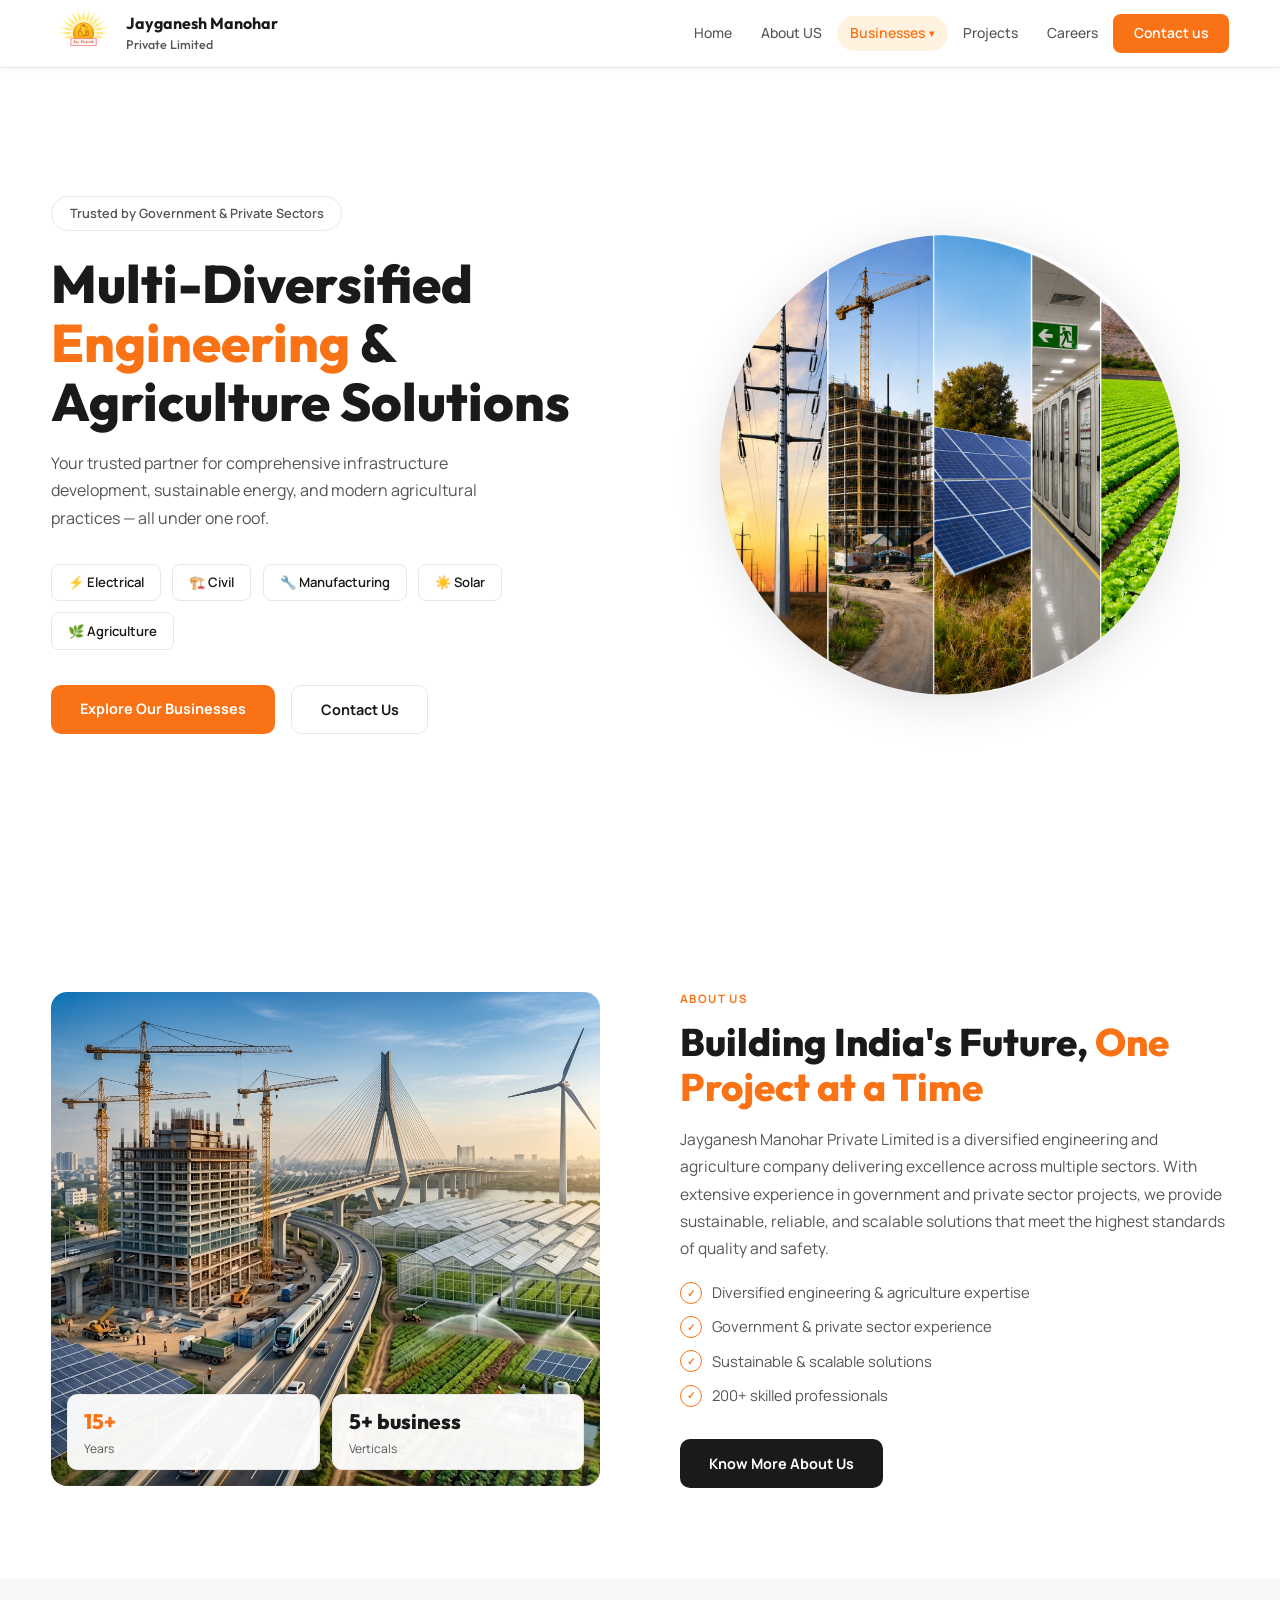
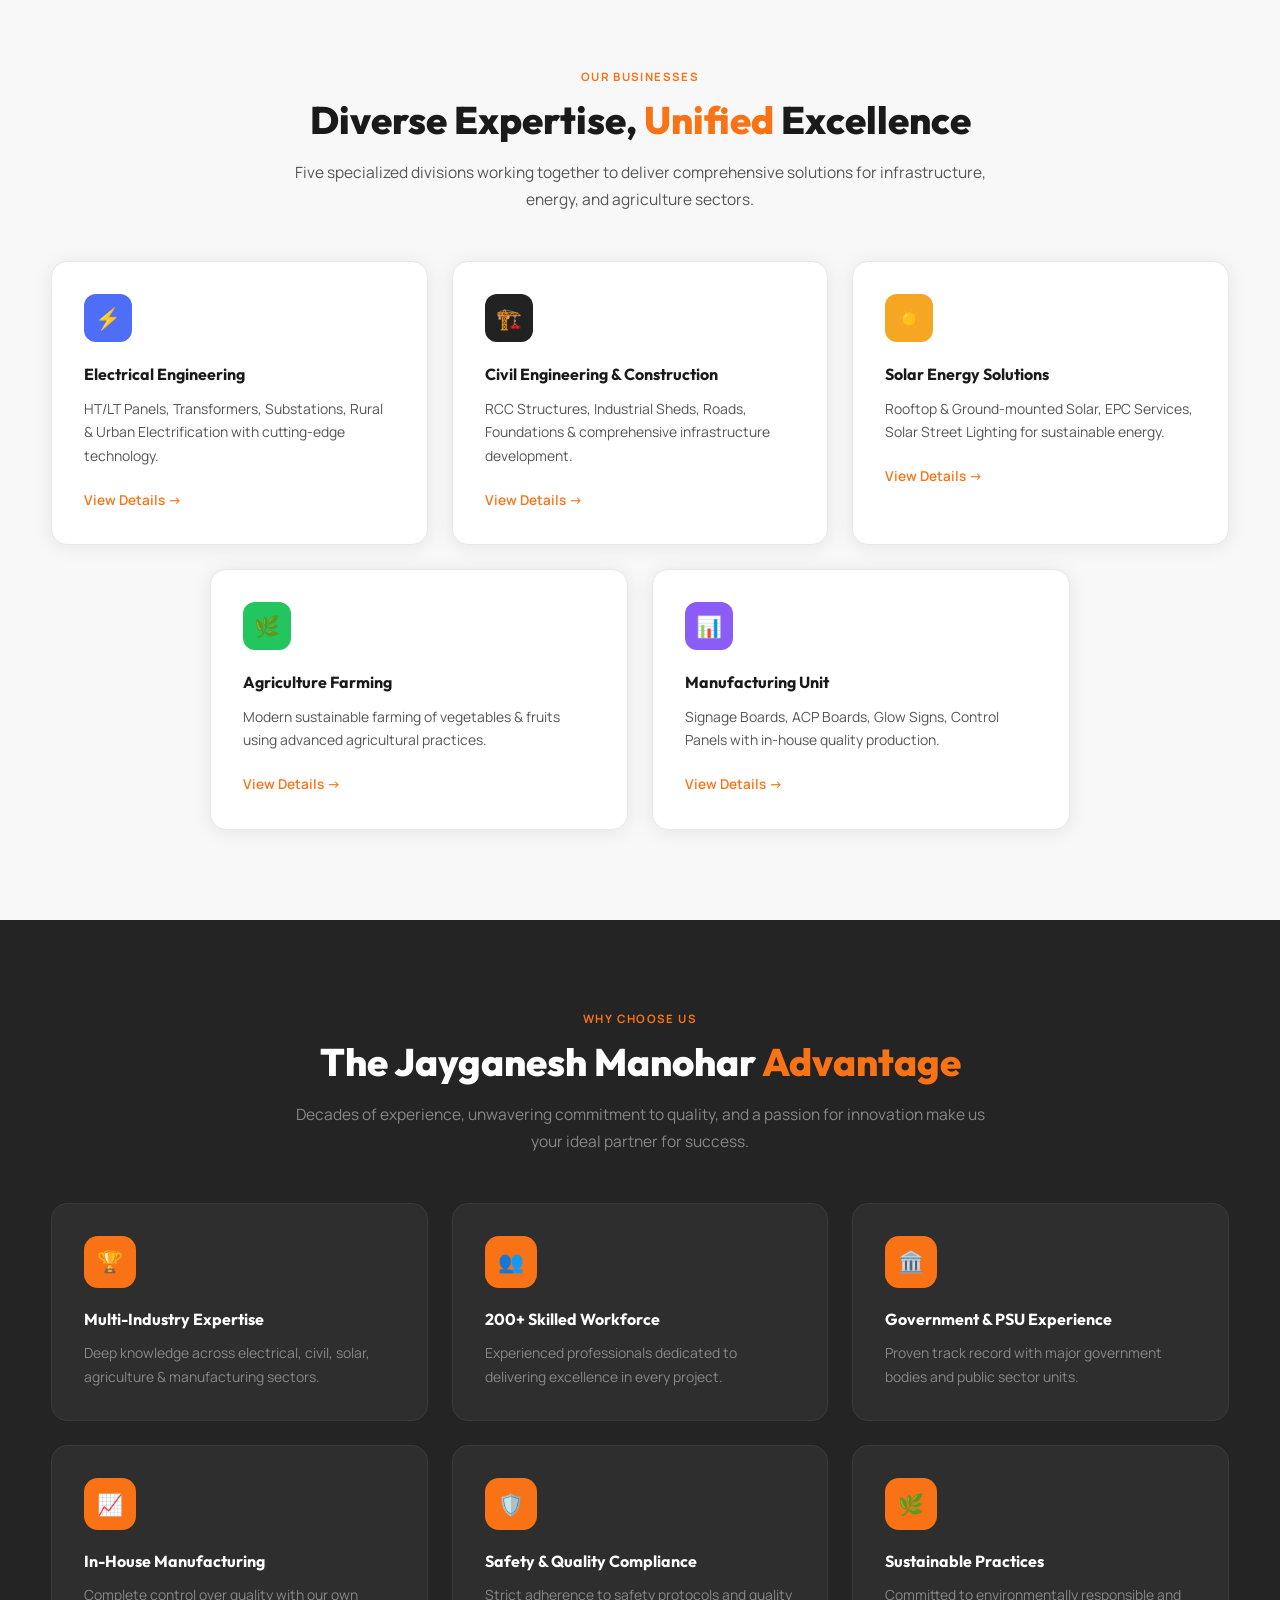
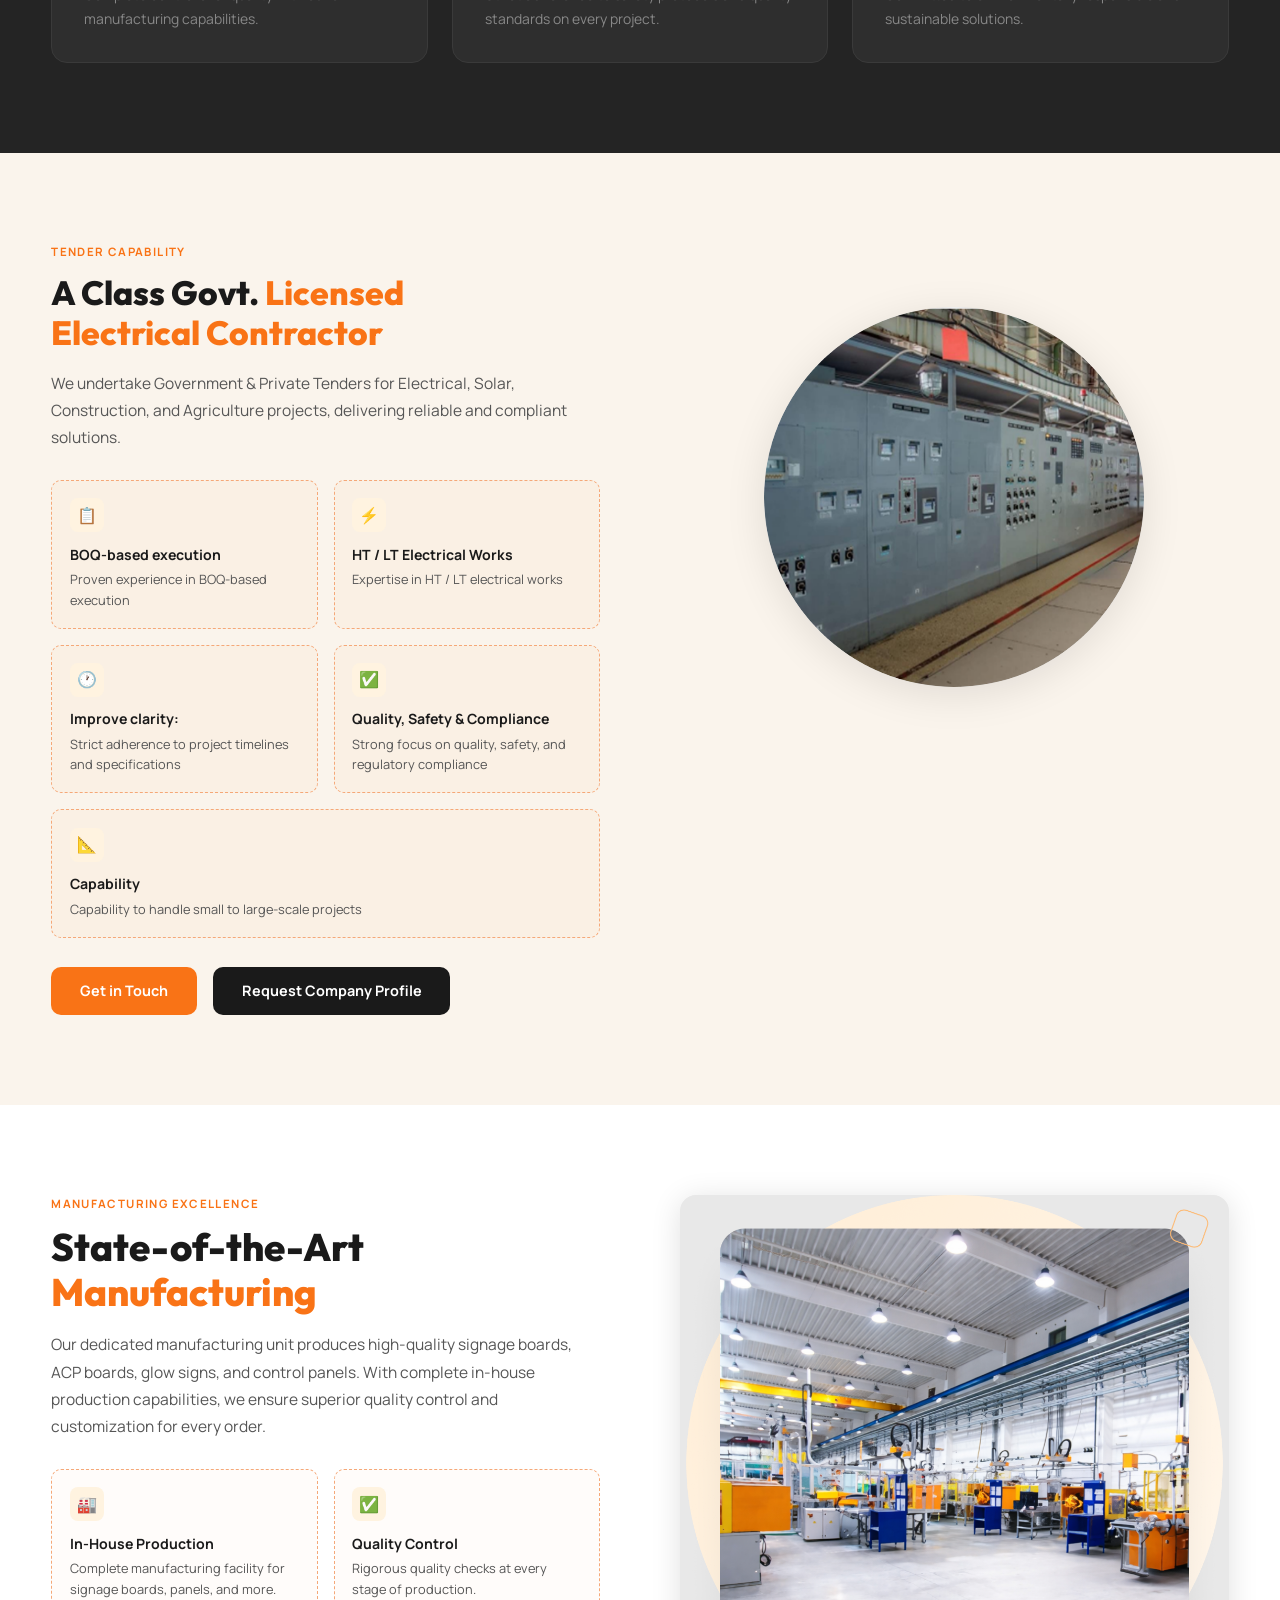
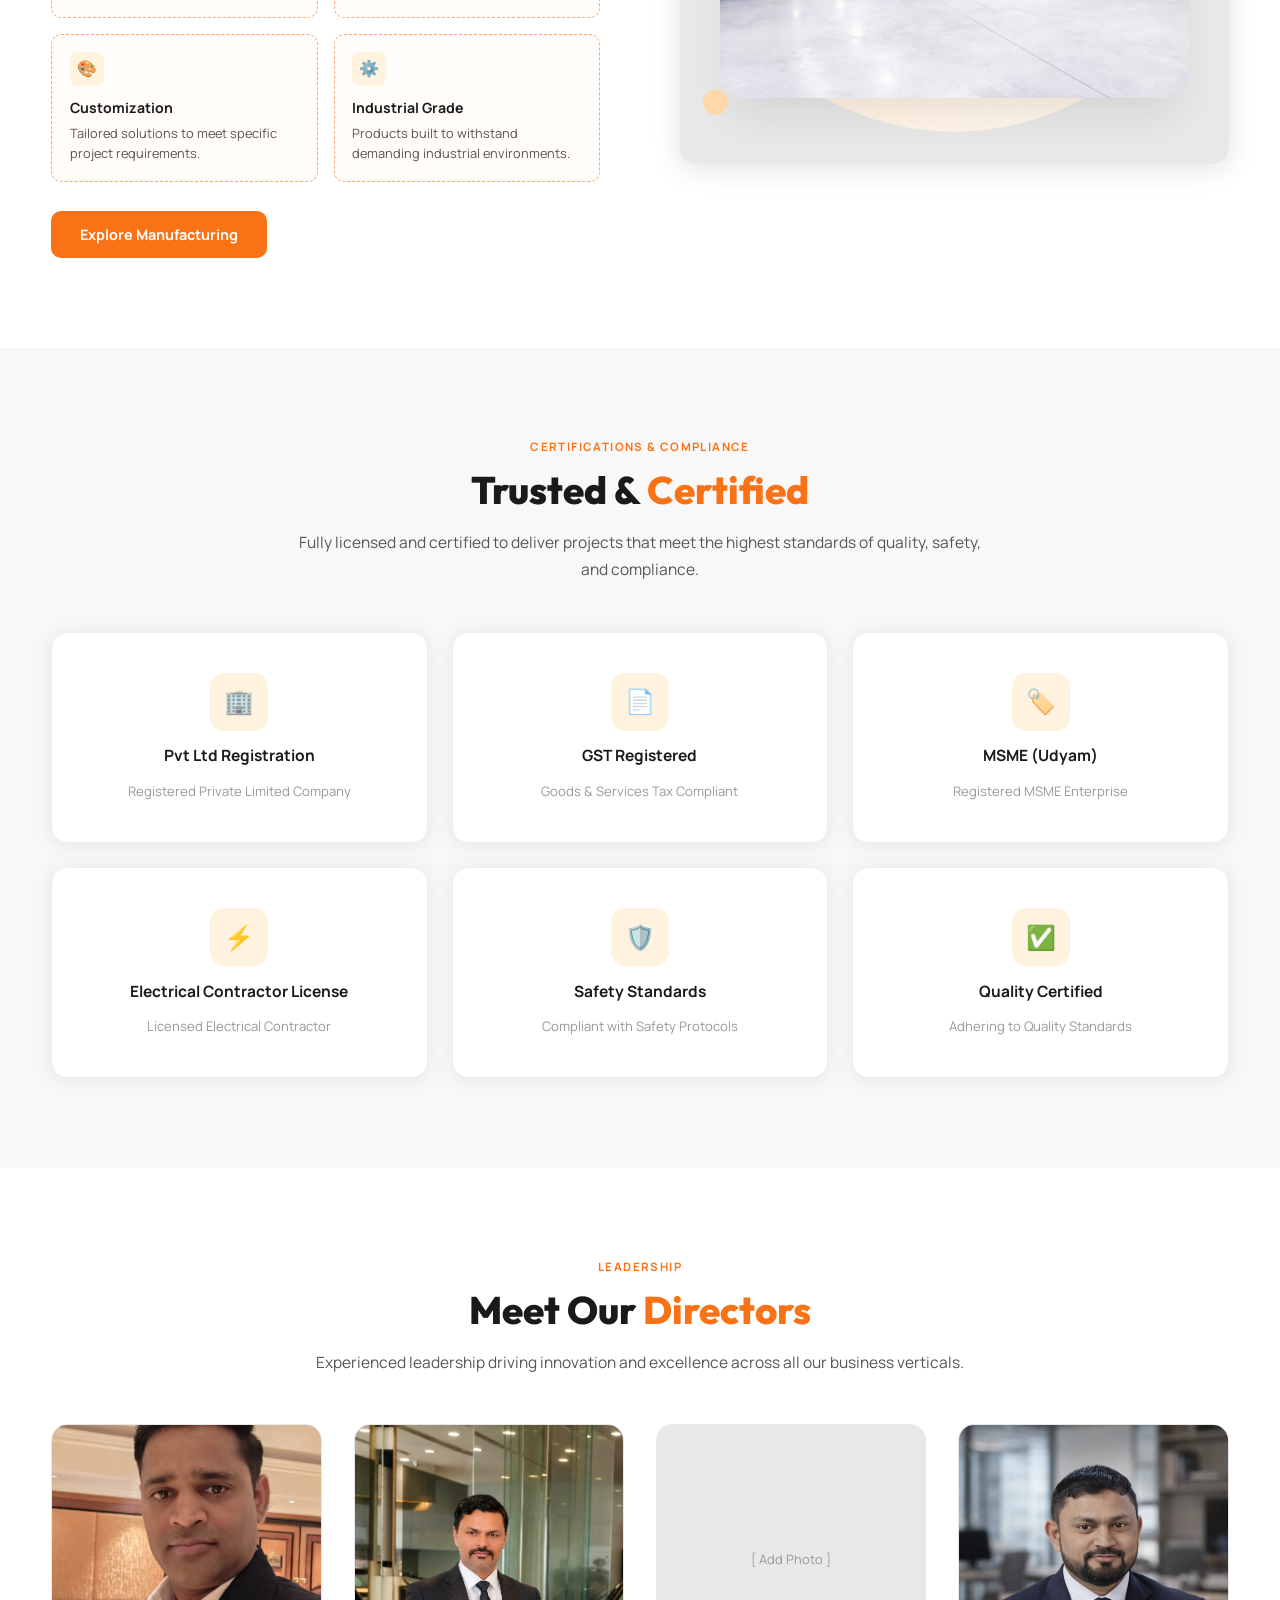
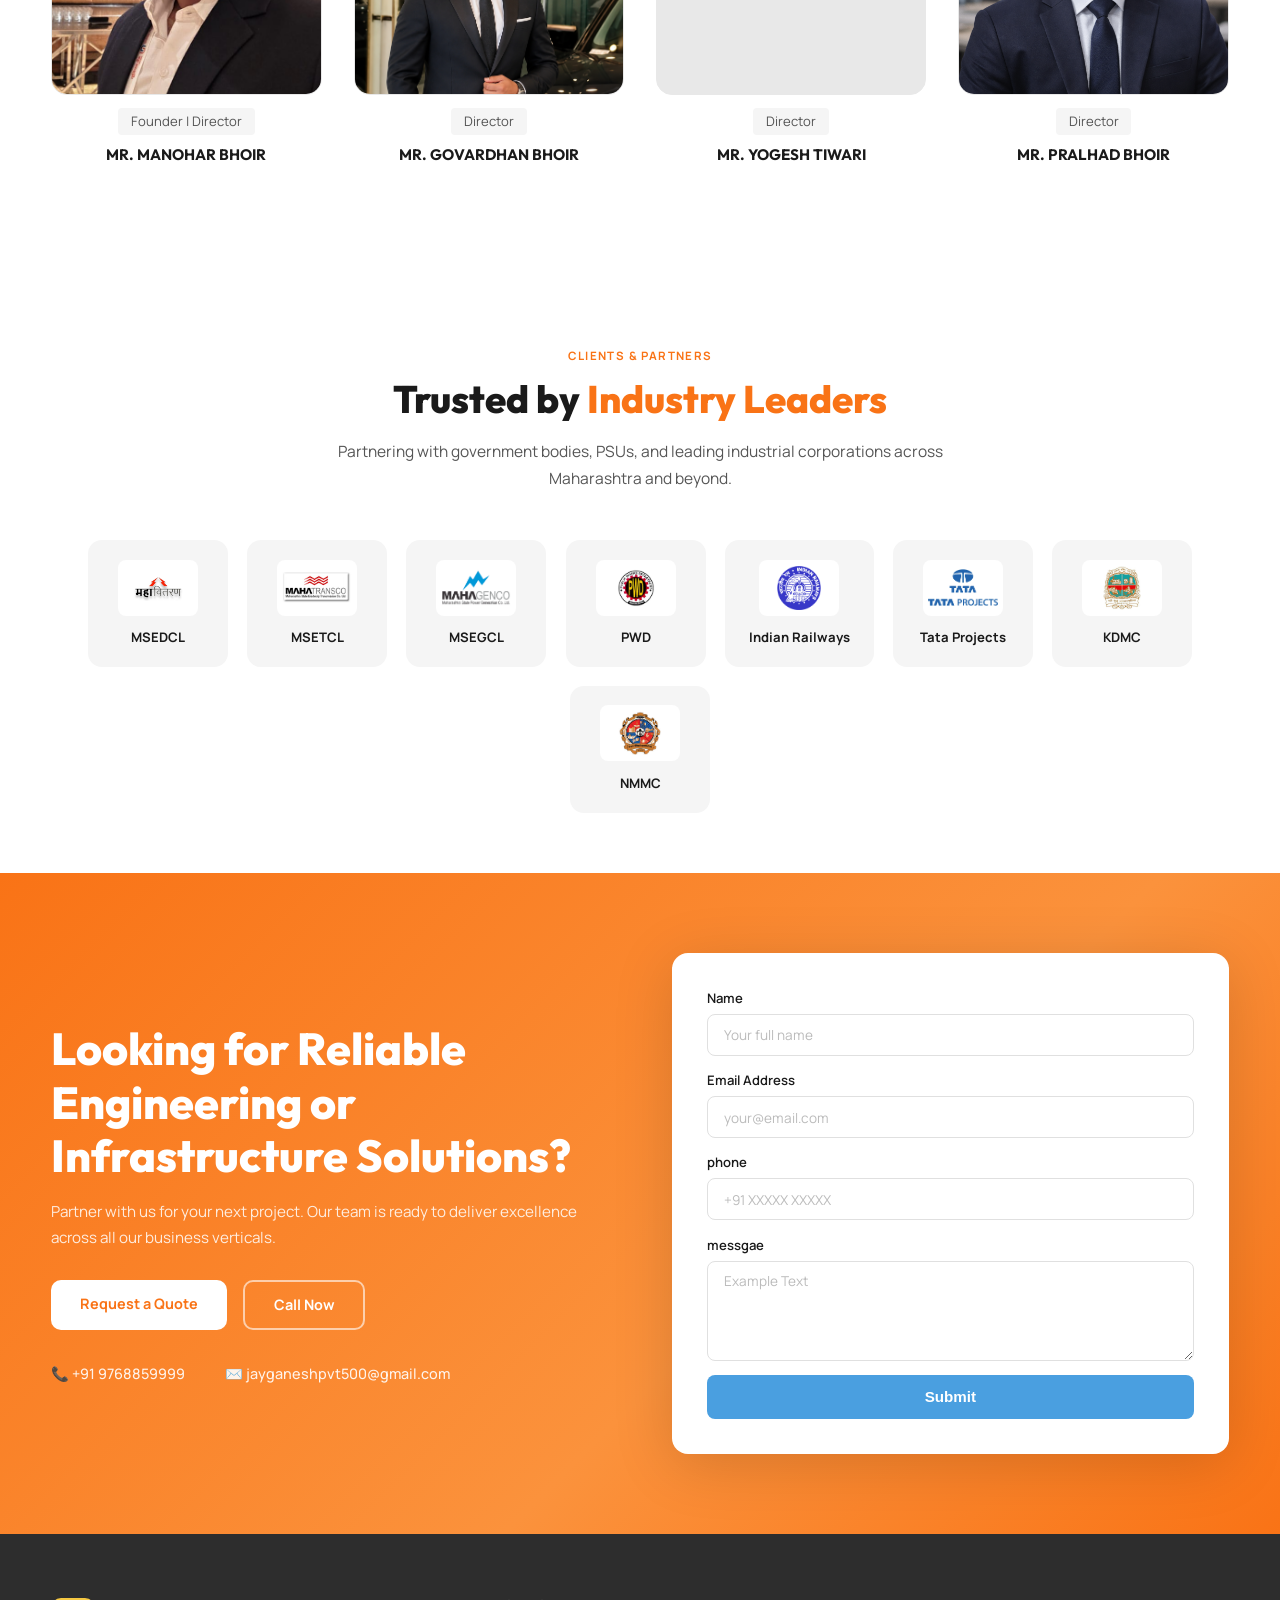
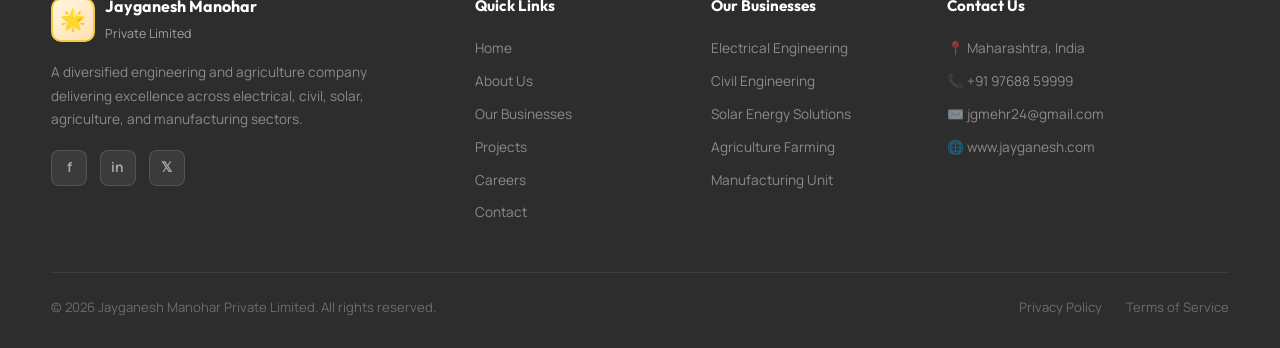
<file: index (8).html>
<!DOCTYPE html>
<html lang="en">
<head>
  <meta charset="UTF-8" />
  <meta name="viewport" content="width=device-width, initial-scale=1.0" />
  <title>Jay Ganesh Group | Government Electrical Contractor in Maharashtra</title>
  <meta name="description" content="Jay Ganesh Group is a government-approved electrical contracting company in Maharashtra, specializing in HT/LT works, substations, transformers, solar energy, civil construction, and agriculture." />

  <!-- Google Fonts -->
  <link href="https://fonts.googleapis.com/css2?family=Outfit:wght@400;500;600;700;800;900&family=Manrope:wght@300;400;500;600;700&display=swap" rel="stylesheet" />

  <!-- Main Stylesheet -->
  <link rel="stylesheet" href="styles.css" />
</head>
<body>

<!-- ══════════════════════════════════════
     NAVBAR
══════════════════════════════════════ -->
<nav id="navbar">
<a href="#hero" class="nav-logo">
    <img src="images/WhatsApp Image 2026-01-02 at 10.17.58 AM (1)-Photoroom.png" alt="Jayganesh Manohar Logo" style="height: 65px; width: auto; max-height: 100%;">
    <div class="nav-logo-text">
        <strong>Jayganesh Manohar</strong>
        <span>Private Limited</span>
    </div>
</a>
   <ul class="nav-links">
    <li><a href="#hero">Home</a></li>
    <li><a href="about.html">About US</a></li>
    <li class="nav-dropdown nav-biz">
      <a href="#businesses">Businesses</a>
      <div class="dropdown-menu">
        <a href="#businesses">Electrical Engineering</a>
        <a href="civil.html">Civil Engineering &amp; Construction</a>
        <a href="#businesses">Solar Energy Solutions</a>
        <a href="#businesses">Agriculture Farming</a>
        <a href="#businesses">Manufacturing Unit</a>
      </div>
    </li>
    <li><a href="projects.html">Projects</a></li>
    <li><a href="careers.html">Careers</a></li>
    <li><a href="#contact-cta" class="nav-cta">Contact us</a></li>
  </ul>

  <!-- Hamburger (mobile) -->
  <div class="hamburger" id="ham">
    <span></span>
    <span></span>
    <span></span>
  </div>
</nav>

<!-- Mobile nav panel -->
<div class="mobile-nav" id="mobnav">
  <a href="index.html">Home</a>
  <a href="about.html">About US</a>
  <div class="mob-biz-toggle" onclick="toggleMobBiz()">Businesses <span id="mobBizArrow">▾</span></div>
  <div class="mob-biz-sub" id="mobBizSub">
    <a href="electrical.html">⚡ Electrical Engineering</a>
    <a href="civil.html">🏗️ Civil Engineering</a>
    <a href="index.html#businesses">☀️ Solar Energy Solutions</a>
    <a href="index.html#businesses">🌿 Agriculture Farming</a>
    <a href="index.html#businesses">🔧 Manufacturing Unit</a>
  </div>
  <a href="projects.html">Projects</a>
  <a href="careers.html">Careers</a>
  <a href="index.html#contact-cta">Contact Us</a>
</div>


<!-- ══════════════════════════════════════
     HERO
══════════════════════════════════════ -->
<section id="hero">
  <div class="hero-inner">

    <!-- Left: Text -->
    <div>
      <div class="hero-badge">Trusted by Government &amp; Private Sectors</div>
      <h1 class="hero-title">
        Multi-Diversified<br>
        <span class="org">Engineering</span> &amp;<br>
        Agriculture Solutions
      </h1>
      <p class="hero-subtitle">
        Your trusted partner for comprehensive infrastructure development,
        sustainable energy, and modern agricultural practices — all under one roof.
      </p>
      <div class="hero-pills">
        <div class="hero-pill">⚡ Electrical</div>
        <div class="hero-pill">🏗️ Civil</div>
        <div class="hero-pill">🔧 Manufacturing</div>
        <div class="hero-pill">☀️ Solar</div>
        <div class="hero-pill">🌿 Agriculture</div>
       
      </div>
      <div class="hero-btns">
        <a href="#businesses" class="btn-orange">Explore Our Businesses</a>
        <a href="#contact-cta" class="btn-outline-border">Contact Us</a>
      </div>
    </div>

    <!-- Right: Circular image -->
    <div class="hero-right">
      <div class="hero-circle">
        <img src="images/ChatGPT Image Jun 10, 2026, 04_12_45 PM.png"> 
             <!-- <img src="images/Gradient (1).jpg" alt="Our Projects">  -->
      </div>
    </div>

  </div>
</section>


<!-- ══════════════════════════════════════
     ABOUT US
══════════════════════════════════════ -->
<section id="about">
  <div class="about-inner">

    <!-- Left: Image / illustration -->
    <div class="about-img-wrap">
           <img src="images/Gemini_Generated_Image_2jxw052jxw052jxw (1).png" alt="About Us">
      <div class="about-stats-row">
        <div class="about-stat-badge">
          <span class="about-stat-num">15+</span>
          <span class="about-stat-lbl">Years</span>
        </div>
        <div class="about-stat-badge">
          <span class="about-stat-num dark-num">5+ business</span>
          <span class="about-stat-lbl">Verticals</span>
        </div>
      </div>
    </div>

    <!-- Right: Text -->
    <div>
      <span class="section-label">About Us</span>
      <h2 class="section-title">
        Building India's Future,
        <span class="org">One<br>Project at a Time</span>
      </h2>
      <p class="section-desc">
        Jayganesh Manohar Private Limited is a diversified engineering and agriculture
        company delivering excellence across multiple sectors. With extensive experience
        in government and private sector projects, we provide sustainable, reliable, and
        scalable solutions that meet the highest standards of quality and safety.
      </p>
      <ul class="check-list">
        <li><div class="chk">✓</div> Diversified engineering &amp; agriculture expertise</li>
        <li><div class="chk">✓</div> Government &amp; private sector experience</li>
        <li><div class="chk">✓</div> Sustainable &amp; scalable solutions</li>
        <li><div class="chk">✓</div> 200+ skilled professionals</li>
      </ul>
      <a href="#" class="btn-dark-solid">Know More About Us</a>
    </div>

  </div>
</section>


<!-- ══════════════════════════════════════
     OUR BUSINESSES
══════════════════════════════════════ -->
<section id="businesses">
  <div class="sec-center">
    <span class="section-label">OUR BUSINESSES</span>
    <h2 class="section-title">Diverse Expertise, <span class="org">Unified</span> Excellence</h2>
    <p class="section-desc">
      Five specialized divisions working together to deliver comprehensive solutions
      for infrastructure, energy, and agriculture sectors.
    </p>
  </div>

  <!-- Top row: 3 cards -->
  <div class="biz-top">
    <div class="biz-card">
      <div class="biz-icon ic-blue">⚡</div>
      <div class="biz-card-title">Electrical Engineering</div>
      <p class="biz-card-desc">
        HT/LT Panels, Transformers, Substations, Rural &amp; Urban Electrification
        with cutting-edge technology.
      </p>
      <a href="#" class="biz-link">View Details →</a>
    </div>
    <div class="biz-card">
      <div class="biz-icon ic-dark">🏗️</div>
      <div class="biz-card-title">Civil Engineering &amp; Construction</div>
      <p class="biz-card-desc">
        RCC Structures, Industrial Sheds, Roads, Foundations &amp;
        comprehensive infrastructure development.
      </p>
      <a href="#" class="biz-link">View Details →</a>
    </div>
    <div class="biz-card">
      <div class="biz-icon ic-amber">☀️</div>
      <div class="biz-card-title">Solar Energy Solutions</div>
      <p class="biz-card-desc">
        Rooftop &amp; Ground-mounted Solar, EPC Services,
        Solar Street Lighting for sustainable energy.
      </p>
      <a href="#" class="biz-link">View Details →</a>
    </div>
  </div>

  <!-- Bottom row: 2 cards centred -->
  <div class="biz-bottom">
    <div class="biz-card">
      <div class="biz-icon ic-green">🌿</div>
      <div class="biz-card-title">Agriculture Farming</div>
      <p class="biz-card-desc">
        Modern sustainable farming of vegetables &amp; fruits
        using advanced agricultural practices.
      </p>
      <a href="#" class="biz-link">View Details →</a>
    </div>
    <div class="biz-card">
      <div class="biz-icon ic-purple">📊</div>
      <div class="biz-card-title">Manufacturing Unit</div>
      <p class="biz-card-desc">
        Signage Boards, ACP Boards, Glow Signs, Control Panels
        with in-house quality production.
      </p>
      <a href="#" class="biz-link">View Details →</a>
    </div>
  </div>
</section>


<!-- ══════════════════════════════════════
     WHY CHOOSE US  (dark background)
══════════════════════════════════════ -->
<section id="why">
  <div class="sec-center">
    <span class="section-label">WHY CHOOSE US</span>
    <h2 class="section-title">The Jayganesh Manohar <span class="org">Advantage</span></h2>
    <p class="section-desc">
      Decades of experience, unwavering commitment to quality, and a passion for
      innovation make us your ideal partner for success.
    </p>
  </div>

  <div class="why-grid">
    <div class="why-card">
      <div class="why-icon">🏆</div>
      <h3>Multi-Industry Expertise</h3>
      <p>Deep knowledge across electrical, civil, solar, agriculture &amp; manufacturing sectors.</p>
    </div>
    <div class="why-card">
      <div class="why-icon">👥</div>
      <h3>200+ Skilled Workforce</h3>
      <p>Experienced professionals dedicated to delivering excellence in every project.</p>
    </div>
    <div class="why-card">
      <div class="why-icon">🏛️</div>
      <h3>Government &amp; PSU Experience</h3>
      <p>Proven track record with major government bodies and public sector units.</p>
    </div>
    <div class="why-card">
      <div class="why-icon">📈</div>
      <h3>In-House Manufacturing</h3>
      <p>Complete control over quality with our own manufacturing capabilities.</p>
    </div>
    <div class="why-card">
      <div class="why-icon">🛡️</div>
      <h3>Safety &amp; Quality Compliance</h3>
      <p>Strict adherence to safety protocols and quality standards on every project.</p>
    </div>
    <div class="why-card">
      <div class="why-icon">🌿</div>
      <h3>Sustainable Practices</h3>
      <p>Committed to environmentally responsible and sustainable solutions.</p>
    </div>
  </div>
</section>


<!-- ══════════════════════════════════════
     TENDER CAPABILITY  (beige background)
══════════════════════════════════════ -->
<section id="tender">
  <div class="tender-inner">

    <!-- Left: Text + feature cards -->
    <div>
      <span class="section-label">Tender Capability</span>
      <h2 class="tender-title">
        A Class Govt.
        <span class="org">Licensed<br>Electrical Contractor</span>
      </h2>
      <p class="section-desc">
        We undertake Government &amp; Private Tenders for Electrical, Solar,
        Construction, and Agriculture projects, delivering reliable and compliant solutions.
      </p>

      <div class="tender-feats">
        <div class="t-feat">
          <div class="t-feat-icon">📋</div>
          <div class="t-feat-title">BOQ-based execution</div>
          <div class="t-feat-desc">Proven experience in BOQ-based execution</div>
        </div>
        <div class="t-feat">
          <div class="t-feat-icon">⚡</div>
          <div class="t-feat-title">HT / LT Electrical Works</div>
          <div class="t-feat-desc">Expertise in HT / LT electrical works</div>
        </div>
        <div class="t-feat">
          <div class="t-feat-icon">🕐</div>
          <div class="t-feat-title">Improve clarity:</div>
          <div class="t-feat-desc">Strict adherence to project timelines and specifications</div>
        </div>
        <div class="t-feat">
          <div class="t-feat-icon">✅</div>
          <div class="t-feat-title">Quality, Safety &amp; Compliance</div>
          <div class="t-feat-desc">Strong focus on quality, safety, and regulatory compliance</div>
        </div>
        <div class="t-feat wide">
          <div class="t-feat-icon">📐</div>
          <div class="t-feat-title">Capability</div>
          <div class="t-feat-desc">Capability to handle small to large-scale projects</div>
        </div>
      </div>

      <div class="tender-btns">
        <a href="#contact-cta" class="btn-orange">Get in Touch</a>
        <a href="images/JMPL - Company Profile (1)-compressed.pdf" download="images/JMPL - Company Profile (1)-compressed.pdf" class="btn-dark-solid">Request Company Profile</a>
      </div>
    </div>

    <!-- Right: Circular image -->
    <div class="tender-img-wrap">
      <div class="tender-circle">
        <img src="images/Gradient (2).png" alt="Electrical Works">
      </div>
    </div>

  </div>
</section>


<!-- ══════════════════════════════════════
     MANUFACTURING
══════════════════════════════════════ -->
<section id="manufacturing">
  <div class="mfg-inner">

    <!-- Left: Text + feature cards -->
    <div>
      <span class="section-label">MANUFACTURING EXCELLENCE</span>
      <h2 class="section-title">
        State-of-the-Art<br>
        <span class="org">Manufacturing</span>
      </h2>
      <p class="section-desc">
        Our dedicated manufacturing unit produces high-quality signage boards, ACP boards,
        glow signs, and control panels. With complete in-house production capabilities,
        we ensure superior quality control and customization for every order.
      </p>

      <div class="mfg-feats">
        <div class="m-feat">
          <div class="m-feat-icon">🏭</div>
          <div class="m-feat-title">In-House Production</div>
          <div class="m-feat-desc">Complete manufacturing facility for signage boards, panels, and more.</div>
        </div>
        <div class="m-feat">
          <div class="m-feat-icon">✅</div>
          <div class="m-feat-title">Quality Control</div>
          <div class="m-feat-desc">Rigorous quality checks at every stage of production.</div>
        </div>
        <div class="m-feat">
          <div class="m-feat-icon">🎨</div>
          <div class="m-feat-title">Customization</div>
          <div class="m-feat-desc">Tailored solutions to meet specific project requirements.</div>
        </div>
        <div class="m-feat">
          <div class="m-feat-icon">⚙️</div>
          <div class="m-feat-title">Industrial Grade</div>
          <div class="m-feat-desc">Products built to withstand demanding industrial environments.</div>
        </div>
      </div>

      <a href="#contact-cta" class="btn-orange">Explore Manufacturing</a>
    </div>

    <!-- Right: Image -->
    <div class="mfg-img">
           <img src="images/Container (1).png" alt="Manufacturing Facility">
    </div>

  </div>
</section>


<!-- ══════════════════════════════════════
     CERTIFICATIONS & COMPLIANCE
══════════════════════════════════════ -->
<section id="certs">
  <div class="sec-center">
    <span class="section-label">CERTIFICATIONS &amp; COMPLIANCE</span>
    <h2 class="section-title">Trusted &amp; <span class="org">Certified</span></h2>
    <p class="section-desc">
      Fully licensed and certified to deliver projects that meet the highest
      standards of quality, safety, and compliance.
    </p>
  </div>

  <div class="certs-grid">
    <div class="cert-card">
      <div class="cert-icon">🏢</div>
      <div class="cert-name">Pvt Ltd Registration</div>
      <div class="cert-sub">Registered Private Limited Company</div>
    </div>
    <div class="cert-card">
      <div class="cert-icon">📄</div>
      <div class="cert-name">GST Registered</div>
      <div class="cert-sub">Goods &amp; Services Tax Compliant</div>
    </div>
    <div class="cert-card">
      <div class="cert-icon">🏷️</div>
      <div class="cert-name">MSME (Udyam)</div>
      <div class="cert-sub">Registered MSME Enterprise</div>
    </div>
    <div class="cert-card">
      <div class="cert-icon">⚡</div>
      <div class="cert-name">Electrical Contractor License</div>
      <div class="cert-sub">Licensed Electrical Contractor</div>
    </div>
    <div class="cert-card">
      <div class="cert-icon">🛡️</div>
      <div class="cert-name">Safety Standards</div>
      <div class="cert-sub">Compliant with Safety Protocols</div>
    </div>
    <div class="cert-card">
      <div class="cert-icon">✅</div>
      <div class="cert-name">Quality Certified</div>
      <div class="cert-sub">Adhering to Quality Standards</div>
    </div>
  </div>
</section>


<!-- ══════════════════════════════════════
     LEADERSHIP
══════════════════════════════════════ -->
<section id="leadership">
  <div class="sec-center">
    <span class="section-label">LEADERSHIP</span>
    <h2 class="section-title">Meet Our <span class="org">Directors</span></h2>
    <p class="section-desc">
      Experienced leadership driving innovation and excellence
      across all our business verticals.
    </p>
  </div>

  <div class="directors-grid">
    <div class="dir-card">
      <div class="dir-img">
       <img src="images/WhatsApp Image 2026-01-05 at 11.44.54 AM.jpeg" alt="Mr. Manohar Bhoir">
      </div>
      <div class="dir-role">Founder | Director</div>
      <div class="dir-name">MR. MANOHAR BHOIR</div>
    </div>
    <div class="dir-card">
      <div class="dir-img">
      <img src="images/ChatGPT Image Jun 1, 2026, 12_16_52 PM.png" alt="Mr. Govardhan Bhoir">
      </div>
      <div class="dir-role">Director</div>
      <div class="dir-name">MR. GOVARDHAN BHOIR</div>
    </div>
    <div class="dir-card">
      <div class="dir-img">
        <!-- <img src="images/yogesh.jpg" alt="Mr. Yogesh Tiwari"> -->
        [ Add Photo ]
      </div>
      <div class="dir-role">Director</div>
      <div class="dir-name">MR. YOGESH TIWARI</div>
    </div>
    <div class="dir-card">
      <div class="dir-img">
      <img src="images/pra.png" alt="Mr. Yogesh Tiwari">
      </div>
      <div class="dir-role">Director</div>
      <div class="dir-name">MR. PRALHAD BHOIR</div>
    </div>
  </div>
</section>


<!-- ══════════════════════════════════════
     CLIENTS & PARTNERS
══════════════════════════════════════ -->
<section id="clients">
  <div class="sec-center">
    <span class="section-label">CLIENTS &amp; PARTNERS</span>
    <h2 class="section-title">Trusted by <span class="org">Industry Leaders</span></h2>
    <p class="section-desc">
      Partnering with government bodies, PSUs, and leading industrial corporations
      across Maharashtra and beyond.
    </p>
  </div>

  <div class="clients-row">
    <div class="cli-card">
      <div class="cli-logo">
        <img src="images/msedcl.png" alt="MSEDCL">
      </div>
      <div class="cli-name">MSEDCL</div>
    </div>
    <div class="cli-card">
      <div class="cli-logo">  <img src="images/Mahatransco_Logo.jpg"></div>
      <div class="cli-name">MSETCL</div>
    </div>
    <div class="cli-card">
      <div class="cli-logo"><img src="images/download-last.png"></div>
      <div class="cli-name">MSEGCL</div>
    </div>
    <div class="cli-card">
      <div class="cli-logo"><img src="images/download-0pwd.jpg"></div>
      <div class="cli-name">PWD</div>
    </div>
    <div class="cli-card">
      <div class="cli-logo"><img src="images/download-raiway.png"></div>
      <div class="cli-name">Indian Railways</div>
    </div>
    <div class="cli-card">
      <div class="cli-logo"><image src="images/download-tata-project.png"></div>
      <div class="cli-name">Tata Projects</div>
    </div>
    <div class="cli-card">
      <div class="cli-logo"><image src="images/download-kdmc.jpg"></div>
      <div class="cli-name">KDMC</div>
    </div>
    <div class="cli-card">
      <div class="cli-logo"><image src="images/download.-nmmc.jpg"></div>
      <div class="cli-name">NMMC</div>
    </div>
  </div>
</section>


<!-- ══════════════════════════════════════
     CTA + CONTACT  (orange background)
══════════════════════════════════════ -->
<section id="contact-cta">
  <div class="cta-inner">

    <!-- Left: Heading + buttons + contacts -->
    <div class="cta-left">
      <h2>Looking for Reliable Engineering or Infrastructure Solutions?</h2>
      <p>
        Partner with us for your next project. Our team is ready to deliver
        excellence across all our business verticals.
      </p>
      <div class="cta-btns">
        <a href="#" class="btn-wh">Request a Quote</a>
        <a href="tel:+918828130488" class="btn-wh-out">Call Now</a>
      </div>
      <div class="cta-contacts">
        <div class="cta-contact">📞 +91 9768859999</div>
        <div class="cta-contact">✉️ jayganeshpvt500@gmail.com</div>
      </div>
    </div>

    <!-- Right: Contact form -->
    <form action="https://api.web3forms.com/submit" method="POST" class="cta-form">

    <input type="hidden" name="access_key" value="c4ef1077-d717-46b4-978a-71b4b7bb35d2">
    
    <!-- <input type="hidden" name="redirect" value="https://mauligaushala1.github.io/Projects-web-jayganesh-01/index.html"> -->
      <input type="hidden" name="redirect" value="">

    <div class="fg">
        <label for="fn">Name</label>
        <input type="text" id="fn" name="name" placeholder="Your full name" required />
    </div>
    <div class="fg">
        <label for="fe">Email Address</label>
        <input type="email" id="fe" name="email" placeholder="your@email.com" required />
    </div>
    <div class="fg">
        <label for="fp">phone</label>
        <input type="tel" id="fp" name="phone" placeholder="+91 XXXXX XXXXX" required />
    </div>
    <div class="fg">
        <label for="fm">messgae</label>
        <textarea id="fm" name="message" placeholder="Example Text" required></textarea>
    </div>
    
    <button type="submit" class="btn-submit">Submit</button>
</form>

  </div>
</section>



<!-- ══════════════════════════════════════
     FOOTER
══════════════════════════════════════ -->
<footer>
  <div class="foot-inner">

    <!-- Brand column -->
    <div class="foot-brand">
      <div class="foot-brand-logo">
        <div class="foot-logo-icon">🌟</div>
        <div class="foot-logo-txt">
          <strong>Jayganesh Manohar</strong>
          <span>Private Limited</span>
        </div>
      </div>
      <p>
        A diversified engineering and agriculture company delivering excellence
        across electrical, civil, solar, agriculture, and manufacturing sectors.
      </p>
      <div class="foot-socials">
        <a href="#" aria-label="Facebook">f</a>
        <a href="#" aria-label="LinkedIn">in</a>
        <a href="#" aria-label="Twitter / X">𝕏</a>
      </div>
    </div>

    <!-- Quick Links -->
    <div class="foot-col">
      <h4>Quick Links</h4>
      <div class="foot-links">
        <a href="#hero">Home</a>
        <a href="about.html">About Us</a>
        <a href="#businesses">Our Businesses</a>
        <a href="projects.html">Projects</a>
        <a href="careers.html">Careers</a>
        <a href="#contact-cta">Contact</a>
      </div>
    </div>

    <!-- Our Businesses -->
    <div class="foot-col">
      <h4>Our Businesses</h4>
      <div class="foot-links">
        <a href="#">Electrical Engineering</a>
        <a href="#">Civil Engineering</a>
        <a href="#">Solar Energy Solutions</a>
        <a href="#">Agriculture Farming</a>
        <a href="#">Manufacturing Unit</a>
      </div>
    </div>

    <!-- Contact Details -->
    <div class="foot-col">
      <h4>Contact Us</h4>
      <ul class="foot-contacts">
        <li>📍 Maharashtra, India</li>
        <li>📞 +91 97688 59999</li>
        <li>✉️ jgmehr24@gmail.com</li>
        <li>🌐 www.jayganesh.com</li>
      </ul>
    </div>

  </div>

  <!-- Bottom bar -->
  <div class="foot-bottom">
    <p>© 2026 Jayganesh Manohar Private Limited. All rights reserved.</p>
    <div class="foot-btm-links">
      <a href="#">Privacy Policy</a>
      <a href="#">Terms of Service</a>
    </div>
  </div>
</footer>


<!-- Main JavaScript — always keep at bottom of body -->
<script src="script.js"></script>

</body>
</html>
</file>
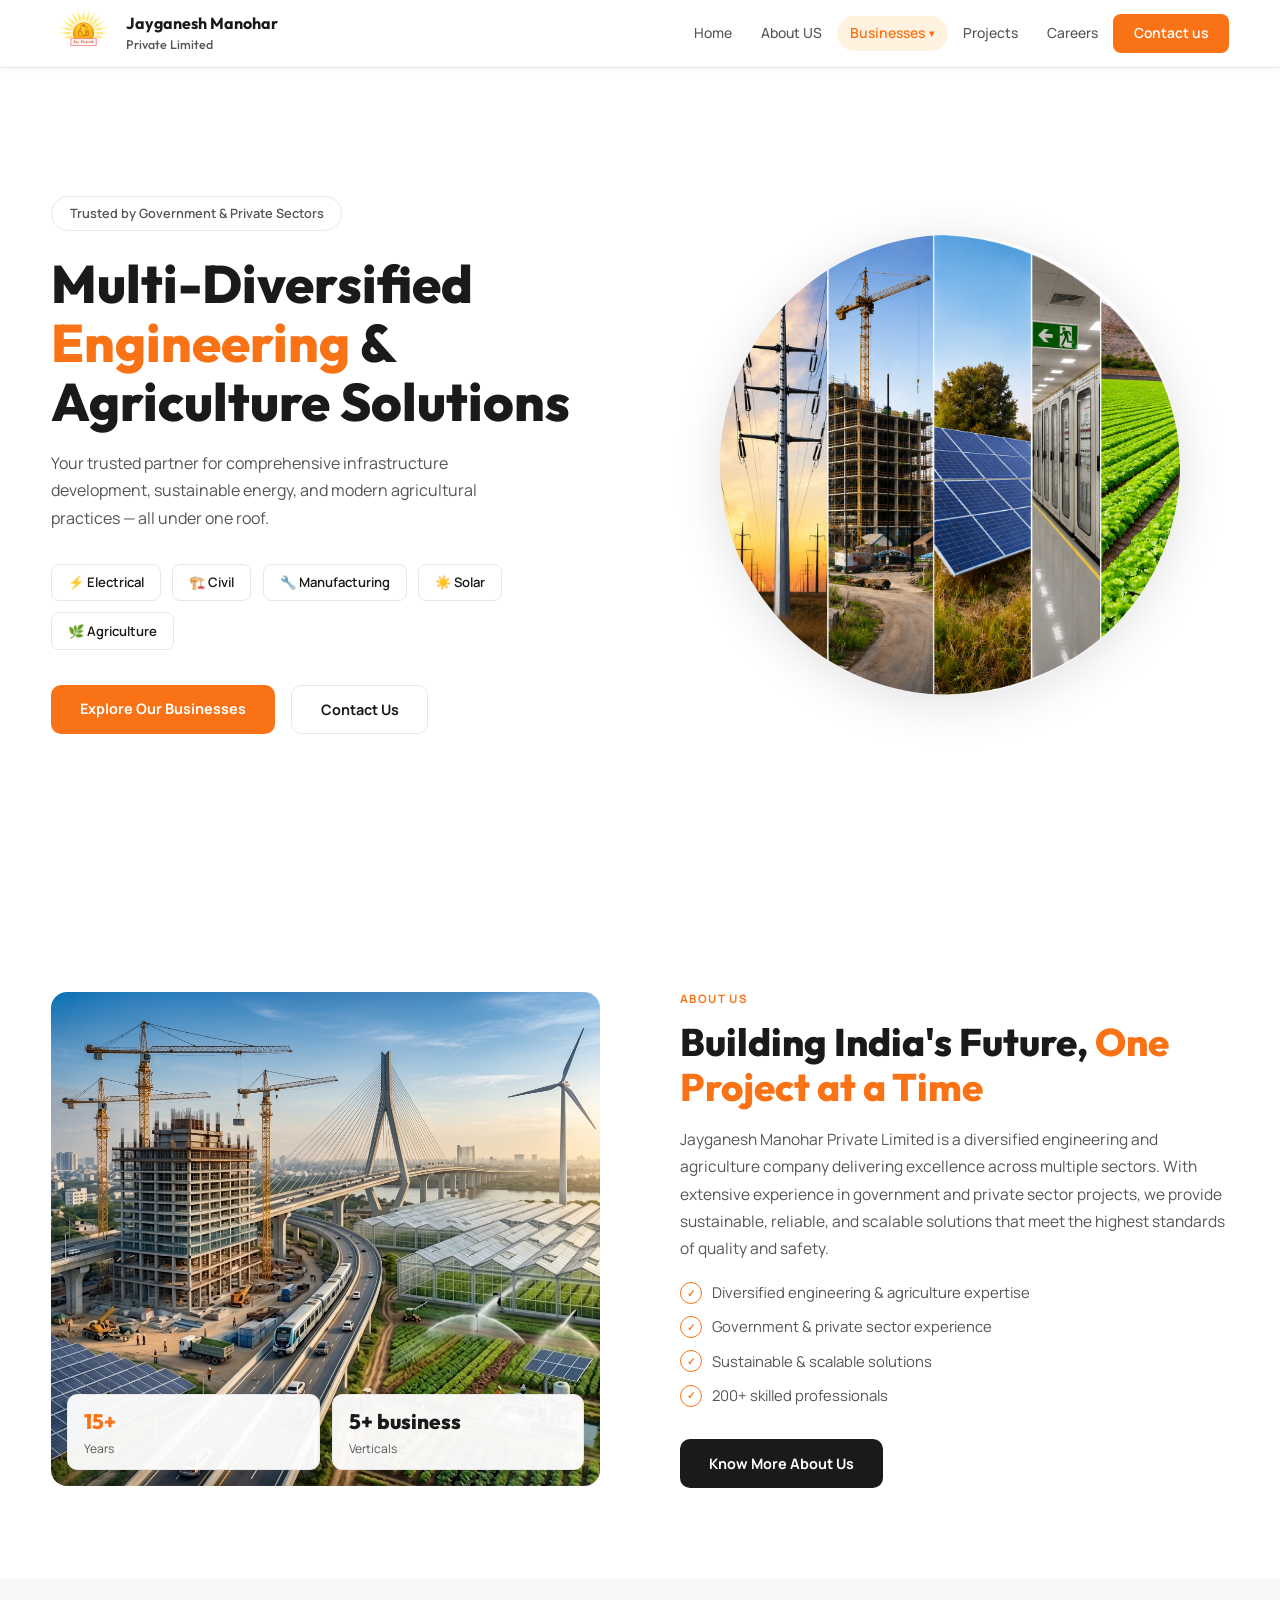
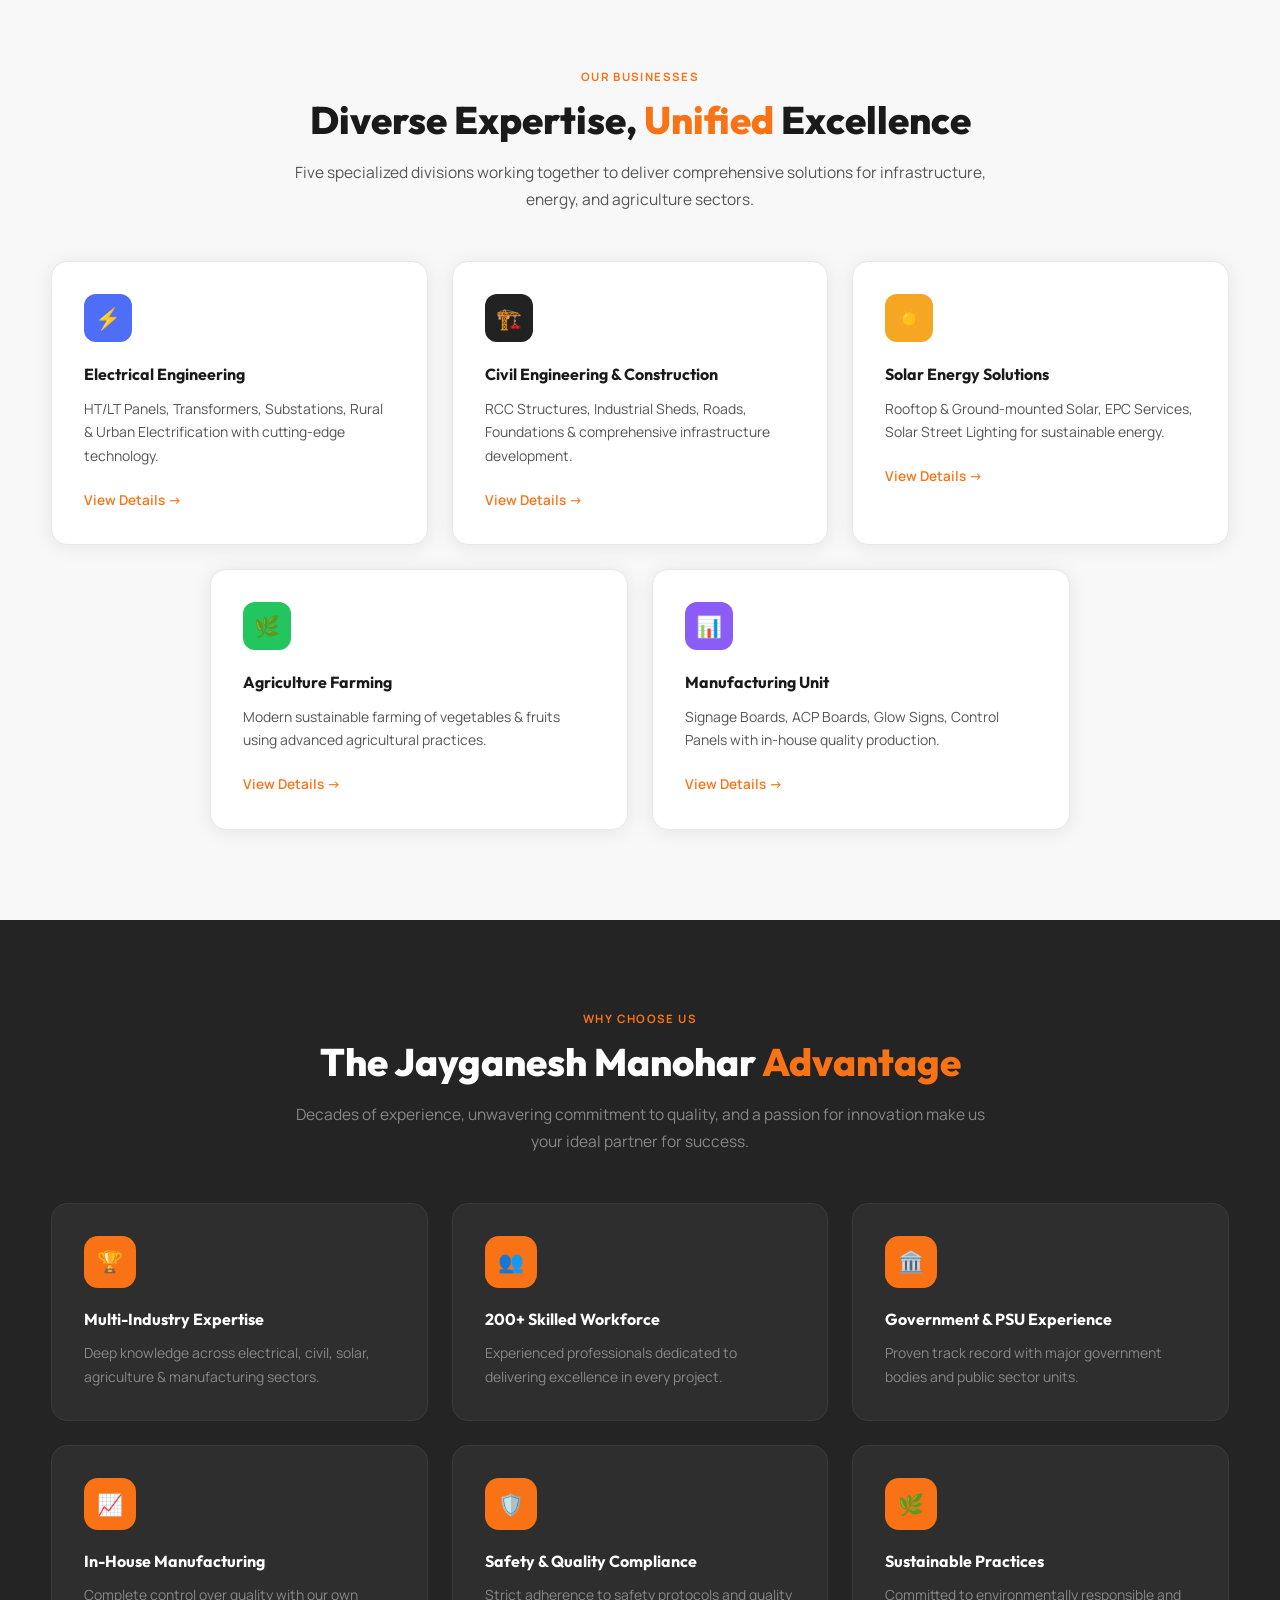
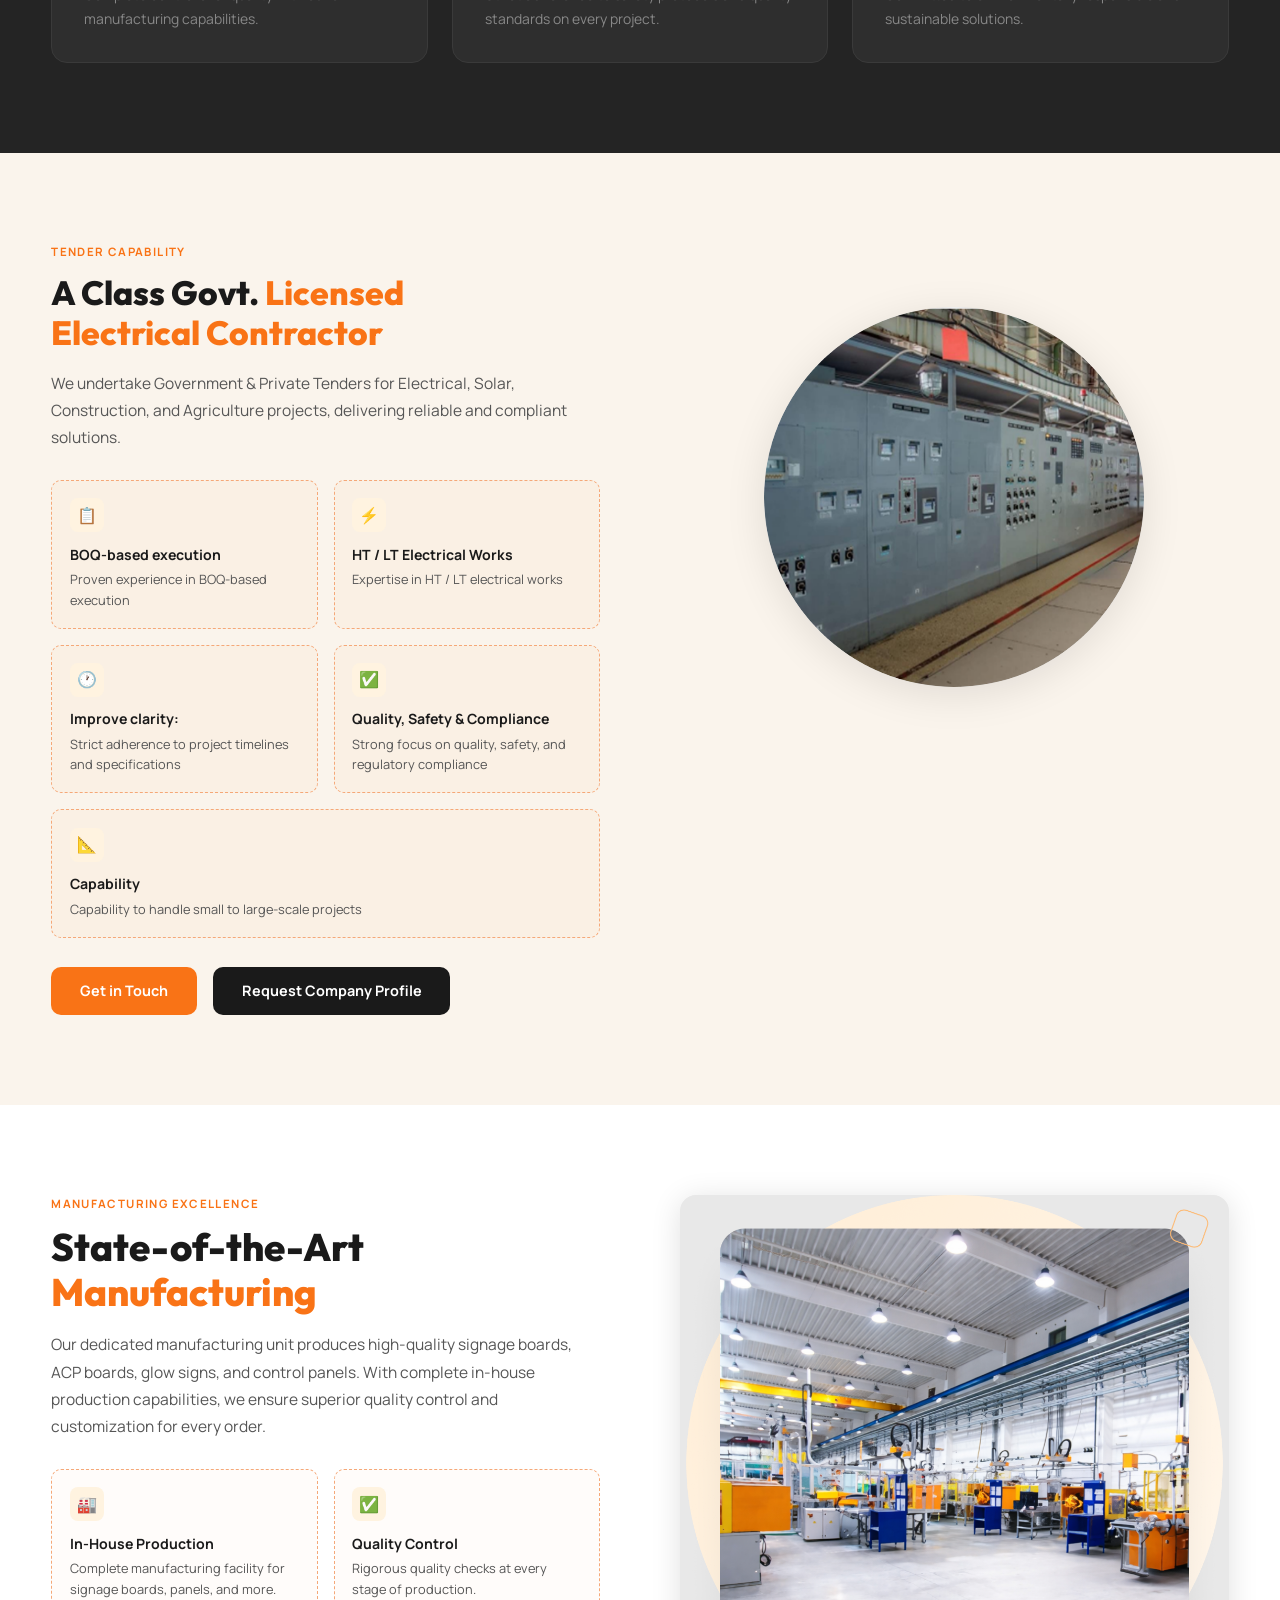
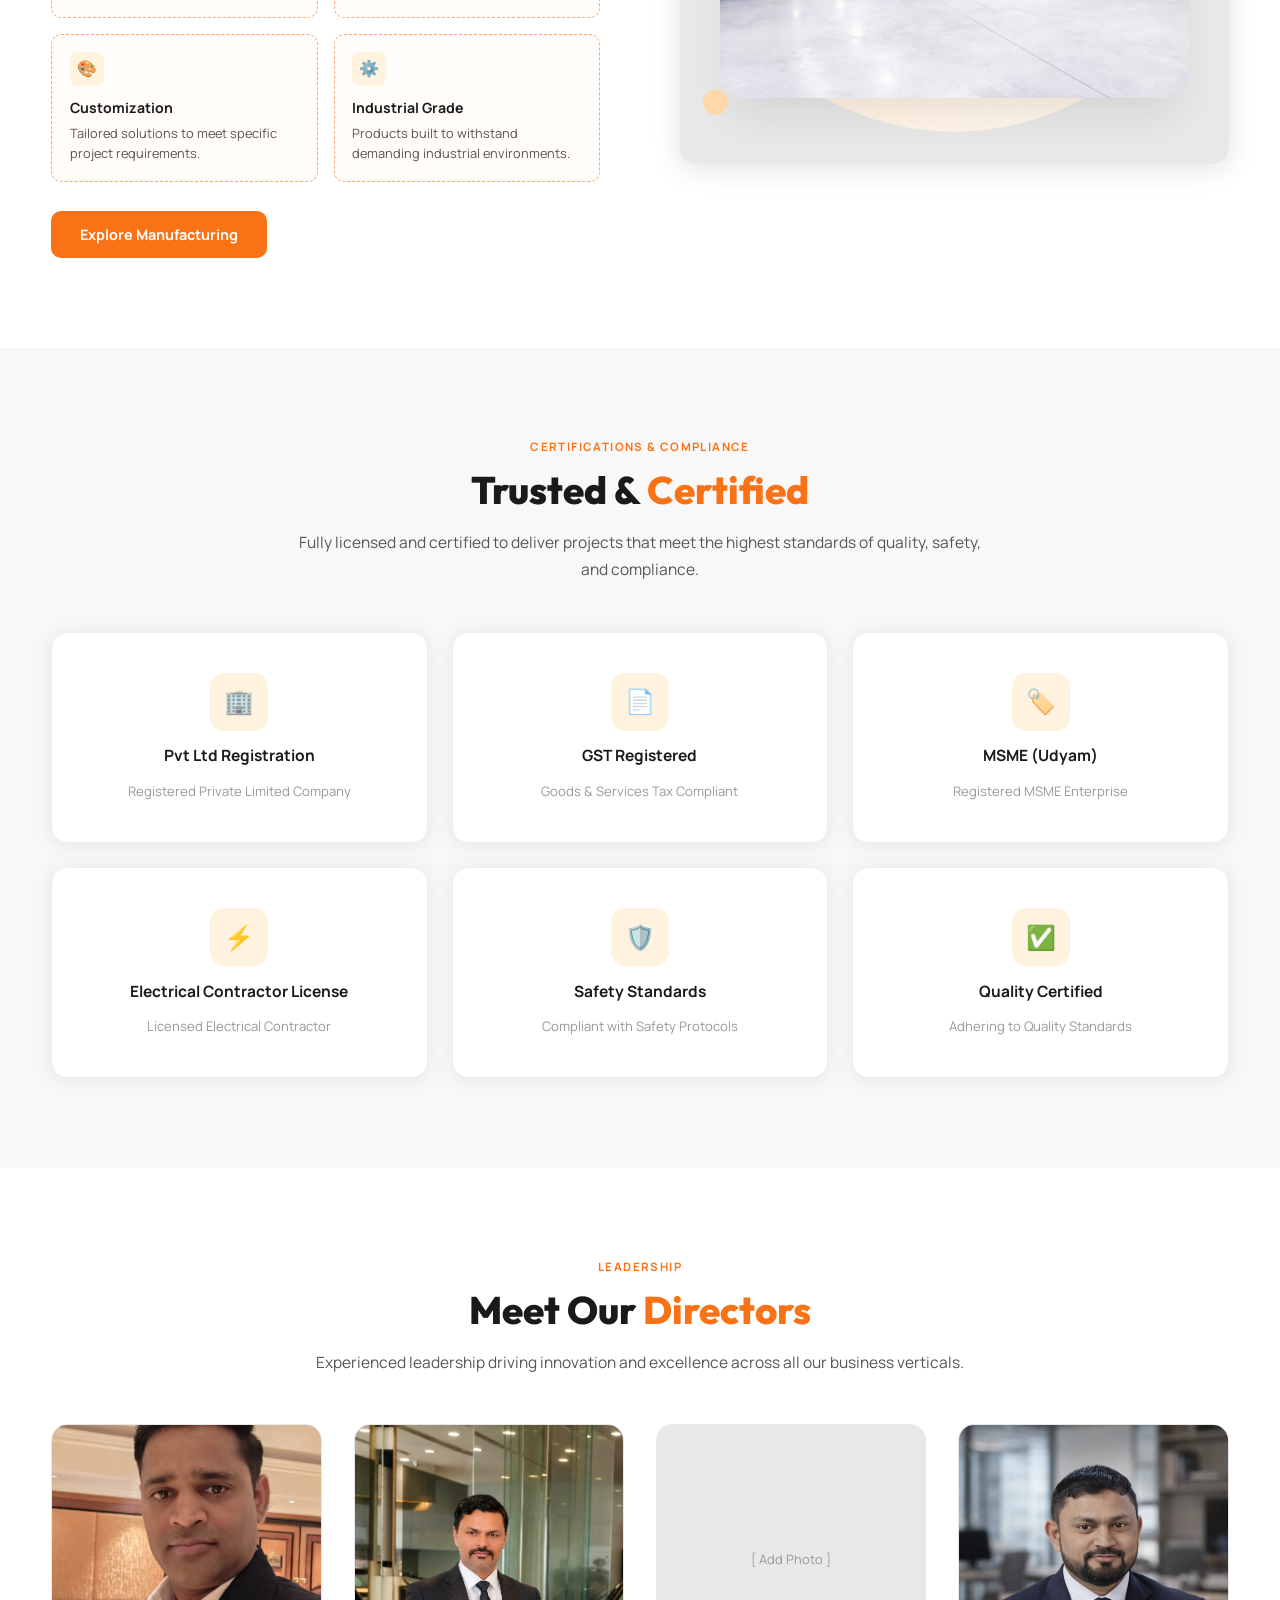
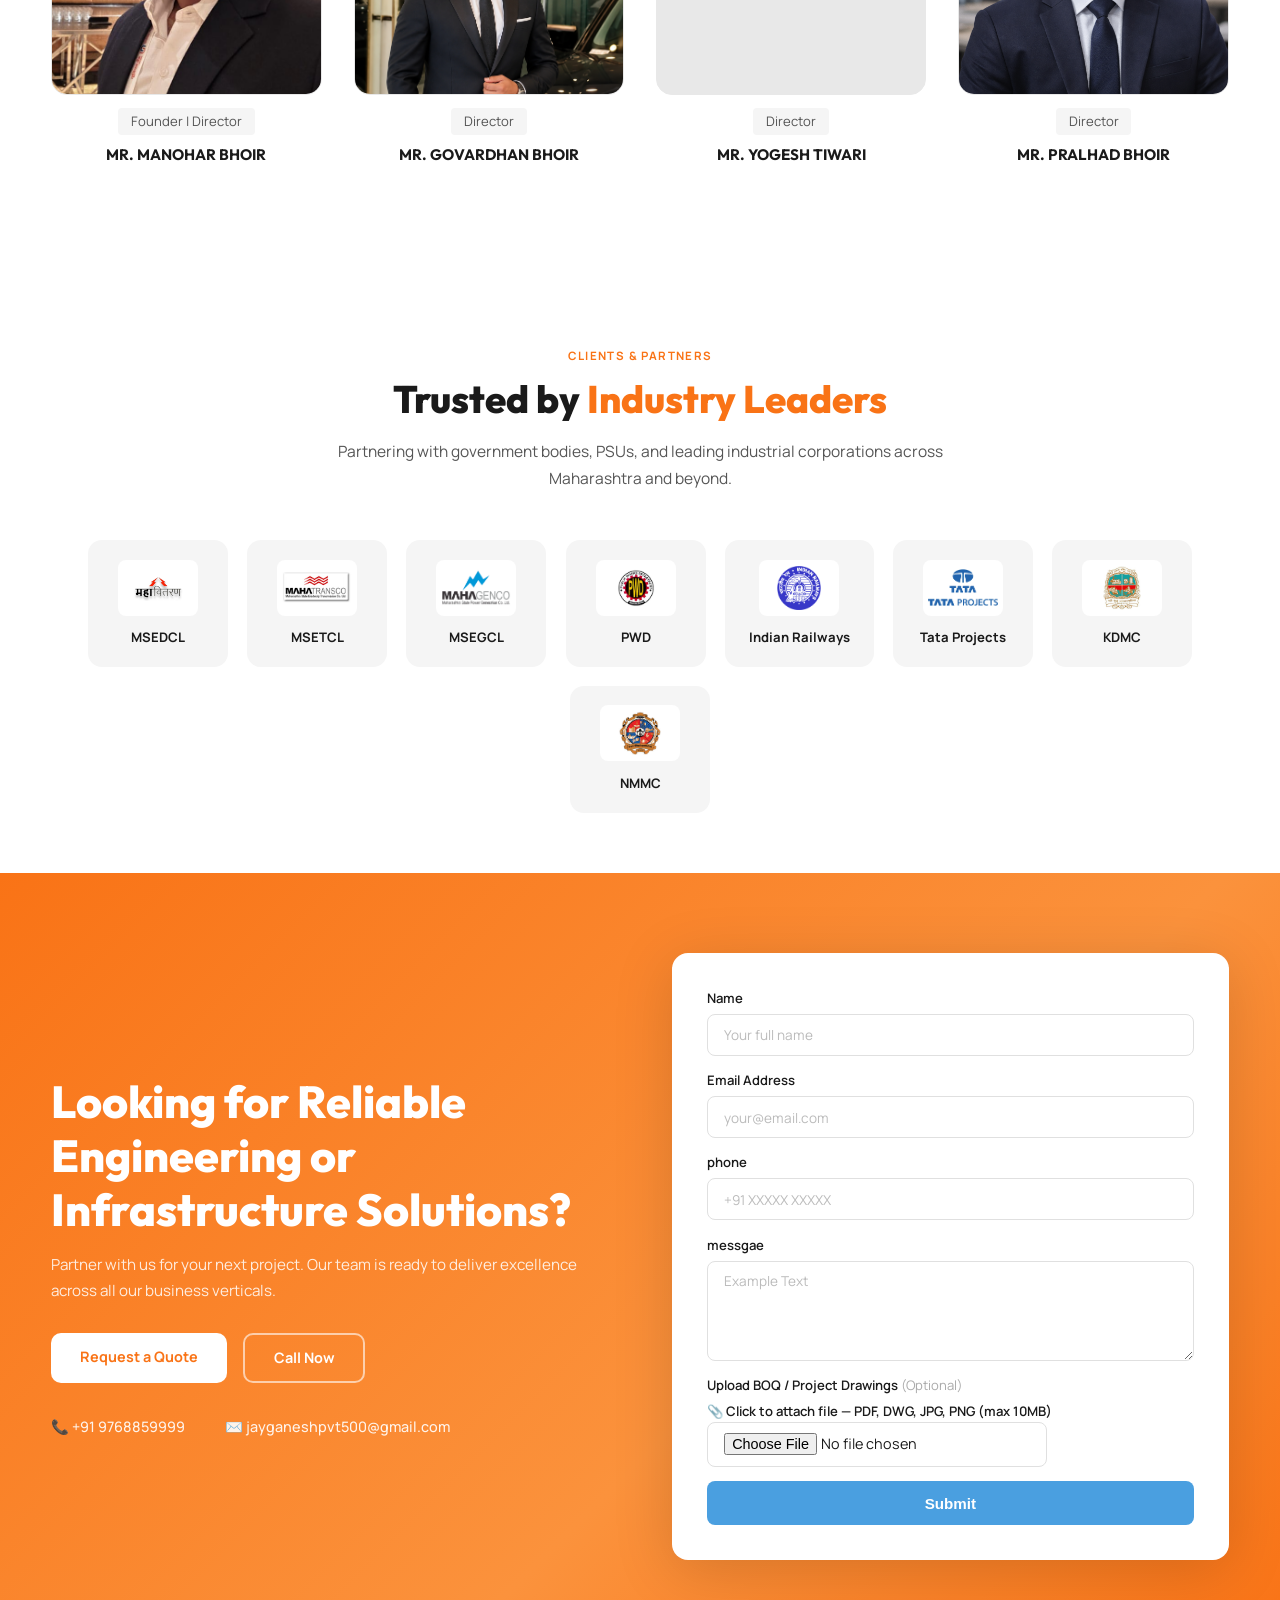
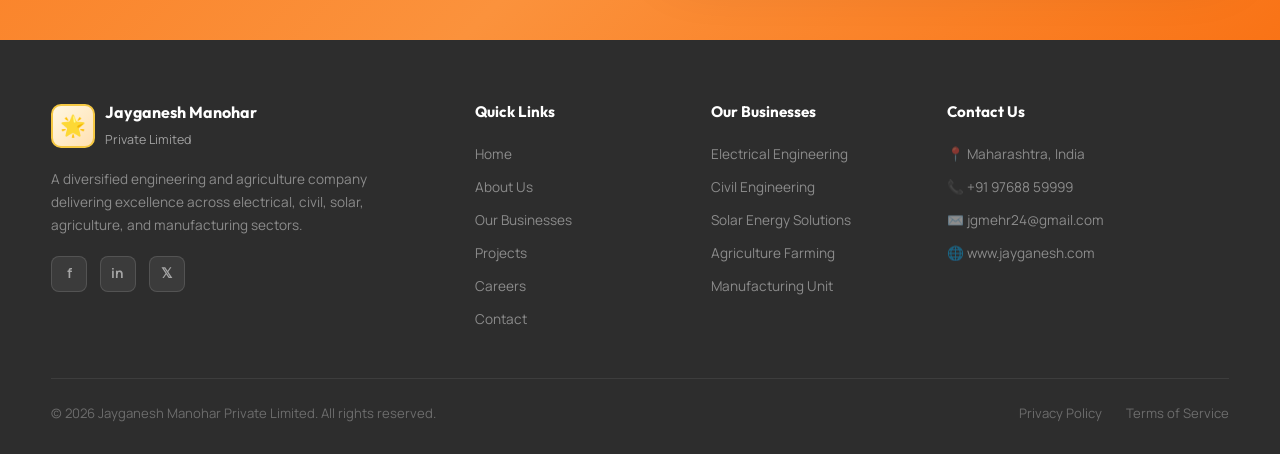
<file: index (9).html>
<!DOCTYPE html>
<html lang="en">
<head>
  <meta charset="UTF-8" />
  <meta name="viewport" content="width=device-width, initial-scale=1.0" />
  <title>Jay Ganesh Group | Government Electrical Contractor in Maharashtra</title>
  <meta name="description" content="Jay Ganesh Group is a government-approved electrical contracting company in Maharashtra, specializing in HT/LT works, substations, transformers, solar energy, civil construction, and agriculture." />

  <!-- Google Fonts -->
  <link href="https://fonts.googleapis.com/css2?family=Outfit:wght@400;500;600;700;800;900&family=Manrope:wght@300;400;500;600;700&display=swap" rel="stylesheet" />

  <!-- Main Stylesheet -->
  <link rel="stylesheet" href="styles.css" />
</head>
<body>

<!-- ══════════════════════════════════════
     NAVBAR
══════════════════════════════════════ -->
<nav id="navbar">
<a href="#hero" class="nav-logo">
    <img src="images/WhatsApp Image 2026-01-02 at 10.17.58 AM (1)-Photoroom.png" alt="Jayganesh Manohar Logo" style="height: 65px; width: auto; max-height: 100%;">
    <div class="nav-logo-text">
        <strong>Jayganesh Manohar</strong>
        <span>Private Limited</span>
    </div>
</a>
   <ul class="nav-links">
    <li><a href="#hero">Home</a></li>
    <li><a href="about.html">About US</a></li>
    <li class="nav-dropdown nav-biz">
      <a href="#businesses">Businesses</a>
      <div class="dropdown-menu">
        <a href="#businesses">Electrical Engineering</a>
        <a href="civil.html">Civil Engineering &amp; Construction</a>
        <a href="#businesses">Solar Energy Solutions</a>
        <a href="#businesses">Agriculture Farming</a>
        <a href="#businesses">Manufacturing Unit</a>
      </div>
    </li>
    <li><a href="projects.html">Projects</a></li>
    <li><a href="careers.html">Careers</a></li>
    <li><a href="#contact-cta" class="nav-cta">Contact us</a></li>
  </ul>

  <!-- Hamburger (mobile) -->
  <div class="hamburger" id="ham">
    <span></span>
    <span></span>
    <span></span>
  </div>
</nav>

<!-- Mobile nav panel -->
<div class="mobile-nav" id="mobnav">
  <a href="index.html">Home</a>
  <a href="about.html">About US</a>
  <div class="mob-biz-toggle" onclick="toggleMobBiz()">Businesses <span id="mobBizArrow">▾</span></div>
  <div class="mob-biz-sub" id="mobBizSub">
    <a href="electrical.html">⚡ Electrical Engineering</a>
    <a href="civil.html">🏗️ Civil Engineering</a>
    <a href="index.html#businesses">☀️ Solar Energy Solutions</a>
    <a href="index.html#businesses">🌿 Agriculture Farming</a>
    <a href="index.html#businesses">🔧 Manufacturing Unit</a>
  </div>
  <a href="projects.html">Projects</a>
  <a href="careers.html">Careers</a>
  <a href="index.html#contact-cta">Contact Us</a>
</div>


<!-- ══════════════════════════════════════
     HERO
══════════════════════════════════════ -->
<section id="hero">
  <div class="hero-inner">

    <!-- Left: Text -->
    <div>
      <div class="hero-badge">Trusted by Government &amp; Private Sectors</div>
      <h1 class="hero-title">
        Multi-Diversified<br>
        <span class="org">Engineering</span> &amp;<br>
        Agriculture Solutions
      </h1>
      <p class="hero-subtitle">
        Your trusted partner for comprehensive infrastructure development,
        sustainable energy, and modern agricultural practices — all under one roof.
      </p>
      <div class="hero-pills">
        <div class="hero-pill">⚡ Electrical</div>
        <div class="hero-pill">🏗️ Civil</div>
        <div class="hero-pill">🔧 Manufacturing</div>
        <div class="hero-pill">☀️ Solar</div>
        <div class="hero-pill">🌿 Agriculture</div>
       
      </div>
      <div class="hero-btns">
        <a href="#businesses" class="btn-orange">Explore Our Businesses</a>
        <a href="#contact-cta" class="btn-outline-border">Contact Us</a>
      </div>
    </div>

    <!-- Right: Circular image -->
    <div class="hero-right">
      <div class="hero-circle">
        <img src="images/ChatGPT Image Jun 10, 2026, 04_12_45 PM.png"> 
             <!-- <img src="images/Gradient (1).jpg" alt="Our Projects">  -->
      </div>
    </div>

  </div>
</section>


<!-- ══════════════════════════════════════
     ABOUT US
══════════════════════════════════════ -->
<section id="about">
  <div class="about-inner">

    <!-- Left: Image / illustration -->
    <div class="about-img-wrap">
           <img src="images/Gemini_Generated_Image_2jxw052jxw052jxw (1).png" alt="About Us">
      <div class="about-stats-row">
        <div class="about-stat-badge">
          <span class="about-stat-num">15+</span>
          <span class="about-stat-lbl">Years</span>
        </div>
        <div class="about-stat-badge">
          <span class="about-stat-num dark-num">5+ business</span>
          <span class="about-stat-lbl">Verticals</span>
        </div>
      </div>
    </div>

    <!-- Right: Text -->
    <div>
      <span class="section-label">About Us</span>
      <h2 class="section-title">
        Building India's Future,
        <span class="org">One<br>Project at a Time</span>
      </h2>
      <p class="section-desc">
        Jayganesh Manohar Private Limited is a diversified engineering and agriculture
        company delivering excellence across multiple sectors. With extensive experience
        in government and private sector projects, we provide sustainable, reliable, and
        scalable solutions that meet the highest standards of quality and safety.
      </p>
      <ul class="check-list">
        <li><div class="chk">✓</div> Diversified engineering &amp; agriculture expertise</li>
        <li><div class="chk">✓</div> Government &amp; private sector experience</li>
        <li><div class="chk">✓</div> Sustainable &amp; scalable solutions</li>
        <li><div class="chk">✓</div> 200+ skilled professionals</li>
      </ul>
      <a href="#" class="btn-dark-solid">Know More About Us</a>
    </div>

  </div>
</section>


<!-- ══════════════════════════════════════
     OUR BUSINESSES
══════════════════════════════════════ -->
<section id="businesses">
  <div class="sec-center">
    <span class="section-label">OUR BUSINESSES</span>
    <h2 class="section-title">Diverse Expertise, <span class="org">Unified</span> Excellence</h2>
    <p class="section-desc">
      Five specialized divisions working together to deliver comprehensive solutions
      for infrastructure, energy, and agriculture sectors.
    </p>
  </div>

  <!-- Top row: 3 cards -->
  <div class="biz-top">
    <div class="biz-card">
      <div class="biz-icon ic-blue">⚡</div>
      <div class="biz-card-title">Electrical Engineering</div>
      <p class="biz-card-desc">
        HT/LT Panels, Transformers, Substations, Rural &amp; Urban Electrification
        with cutting-edge technology.
      </p>
      <a href="#" class="biz-link">View Details →</a>
    </div>
    <div class="biz-card">
      <div class="biz-icon ic-dark">🏗️</div>
      <div class="biz-card-title">Civil Engineering &amp; Construction</div>
      <p class="biz-card-desc">
        RCC Structures, Industrial Sheds, Roads, Foundations &amp;
        comprehensive infrastructure development.
      </p>
      <a href="#" class="biz-link">View Details →</a>
    </div>
    <div class="biz-card">
      <div class="biz-icon ic-amber">☀️</div>
      <div class="biz-card-title">Solar Energy Solutions</div>
      <p class="biz-card-desc">
        Rooftop &amp; Ground-mounted Solar, EPC Services,
        Solar Street Lighting for sustainable energy.
      </p>
      <a href="#" class="biz-link">View Details →</a>
    </div>
  </div>

  <!-- Bottom row: 2 cards centred -->
  <div class="biz-bottom">
    <div class="biz-card">
      <div class="biz-icon ic-green">🌿</div>
      <div class="biz-card-title">Agriculture Farming</div>
      <p class="biz-card-desc">
        Modern sustainable farming of vegetables &amp; fruits
        using advanced agricultural practices.
      </p>
      <a href="#" class="biz-link">View Details →</a>
    </div>
    <div class="biz-card">
      <div class="biz-icon ic-purple">📊</div>
      <div class="biz-card-title">Manufacturing Unit</div>
      <p class="biz-card-desc">
        Signage Boards, ACP Boards, Glow Signs, Control Panels
        with in-house quality production.
      </p>
      <a href="#" class="biz-link">View Details →</a>
    </div>
  </div>
</section>


<!-- ══════════════════════════════════════
     WHY CHOOSE US  (dark background)
══════════════════════════════════════ -->
<section id="why">
  <div class="sec-center">
    <span class="section-label">WHY CHOOSE US</span>
    <h2 class="section-title">The Jayganesh Manohar <span class="org">Advantage</span></h2>
    <p class="section-desc">
      Decades of experience, unwavering commitment to quality, and a passion for
      innovation make us your ideal partner for success.
    </p>
  </div>

  <div class="why-grid">
    <div class="why-card">
      <div class="why-icon">🏆</div>
      <h3>Multi-Industry Expertise</h3>
      <p>Deep knowledge across electrical, civil, solar, agriculture &amp; manufacturing sectors.</p>
    </div>
    <div class="why-card">
      <div class="why-icon">👥</div>
      <h3>200+ Skilled Workforce</h3>
      <p>Experienced professionals dedicated to delivering excellence in every project.</p>
    </div>
    <div class="why-card">
      <div class="why-icon">🏛️</div>
      <h3>Government &amp; PSU Experience</h3>
      <p>Proven track record with major government bodies and public sector units.</p>
    </div>
    <div class="why-card">
      <div class="why-icon">📈</div>
      <h3>In-House Manufacturing</h3>
      <p>Complete control over quality with our own manufacturing capabilities.</p>
    </div>
    <div class="why-card">
      <div class="why-icon">🛡️</div>
      <h3>Safety &amp; Quality Compliance</h3>
      <p>Strict adherence to safety protocols and quality standards on every project.</p>
    </div>
    <div class="why-card">
      <div class="why-icon">🌿</div>
      <h3>Sustainable Practices</h3>
      <p>Committed to environmentally responsible and sustainable solutions.</p>
    </div>
  </div>
</section>


<!-- ══════════════════════════════════════
     TENDER CAPABILITY  (beige background)
══════════════════════════════════════ -->
<section id="tender">
  <div class="tender-inner">

    <!-- Left: Text + feature cards -->
    <div>
      <span class="section-label">Tender Capability</span>
      <h2 class="tender-title">
        A Class Govt.
        <span class="org">Licensed<br>Electrical Contractor</span>
      </h2>
      <p class="section-desc">
        We undertake Government &amp; Private Tenders for Electrical, Solar,
        Construction, and Agriculture projects, delivering reliable and compliant solutions.
      </p>

      <div class="tender-feats">
        <div class="t-feat">
          <div class="t-feat-icon">📋</div>
          <div class="t-feat-title">BOQ-based execution</div>
          <div class="t-feat-desc">Proven experience in BOQ-based execution</div>
        </div>
        <div class="t-feat">
          <div class="t-feat-icon">⚡</div>
          <div class="t-feat-title">HT / LT Electrical Works</div>
          <div class="t-feat-desc">Expertise in HT / LT electrical works</div>
        </div>
        <div class="t-feat">
          <div class="t-feat-icon">🕐</div>
          <div class="t-feat-title">Improve clarity:</div>
          <div class="t-feat-desc">Strict adherence to project timelines and specifications</div>
        </div>
        <div class="t-feat">
          <div class="t-feat-icon">✅</div>
          <div class="t-feat-title">Quality, Safety &amp; Compliance</div>
          <div class="t-feat-desc">Strong focus on quality, safety, and regulatory compliance</div>
        </div>
        <div class="t-feat wide">
          <div class="t-feat-icon">📐</div>
          <div class="t-feat-title">Capability</div>
          <div class="t-feat-desc">Capability to handle small to large-scale projects</div>
        </div>
      </div>

      <div class="tender-btns">
        <a href="#contact-cta" class="btn-orange">Get in Touch</a>
        <a href="images/JMPL - Company Profile (1)-compressed.pdf" download="images/JMPL - Company Profile (1)-compressed.pdf" class="btn-dark-solid">Request Company Profile</a>
      </div>
    </div>

    <!-- Right: Circular image -->
    <div class="tender-img-wrap">
      <div class="tender-circle">
        <img src="images/Gradient (2).png" alt="Electrical Works">
      </div>
    </div>

  </div>
</section>


<!-- ══════════════════════════════════════
     MANUFACTURING
══════════════════════════════════════ -->
<section id="manufacturing">
  <div class="mfg-inner">

    <!-- Left: Text + feature cards -->
    <div>
      <span class="section-label">MANUFACTURING EXCELLENCE</span>
      <h2 class="section-title">
        State-of-the-Art<br>
        <span class="org">Manufacturing</span>
      </h2>
      <p class="section-desc">
        Our dedicated manufacturing unit produces high-quality signage boards, ACP boards,
        glow signs, and control panels. With complete in-house production capabilities,
        we ensure superior quality control and customization for every order.
      </p>

      <div class="mfg-feats">
        <div class="m-feat">
          <div class="m-feat-icon">🏭</div>
          <div class="m-feat-title">In-House Production</div>
          <div class="m-feat-desc">Complete manufacturing facility for signage boards, panels, and more.</div>
        </div>
        <div class="m-feat">
          <div class="m-feat-icon">✅</div>
          <div class="m-feat-title">Quality Control</div>
          <div class="m-feat-desc">Rigorous quality checks at every stage of production.</div>
        </div>
        <div class="m-feat">
          <div class="m-feat-icon">🎨</div>
          <div class="m-feat-title">Customization</div>
          <div class="m-feat-desc">Tailored solutions to meet specific project requirements.</div>
        </div>
        <div class="m-feat">
          <div class="m-feat-icon">⚙️</div>
          <div class="m-feat-title">Industrial Grade</div>
          <div class="m-feat-desc">Products built to withstand demanding industrial environments.</div>
        </div>
      </div>

      <a href="#contact-cta" class="btn-orange">Explore Manufacturing</a>
    </div>

    <!-- Right: Image -->
    <div class="mfg-img">
           <img src="images/Container (1).png" alt="Manufacturing Facility">
    </div>

  </div>
</section>


<!-- ══════════════════════════════════════
     CERTIFICATIONS & COMPLIANCE
══════════════════════════════════════ -->
<section id="certs">
  <div class="sec-center">
    <span class="section-label">CERTIFICATIONS &amp; COMPLIANCE</span>
    <h2 class="section-title">Trusted &amp; <span class="org">Certified</span></h2>
    <p class="section-desc">
      Fully licensed and certified to deliver projects that meet the highest
      standards of quality, safety, and compliance.
    </p>
  </div>

  <div class="certs-grid">
    <div class="cert-card">
      <div class="cert-icon">🏢</div>
      <div class="cert-name">Pvt Ltd Registration</div>
      <div class="cert-sub">Registered Private Limited Company</div>
    </div>
    <div class="cert-card">
      <div class="cert-icon">📄</div>
      <div class="cert-name">GST Registered</div>
      <div class="cert-sub">Goods &amp; Services Tax Compliant</div>
    </div>
    <div class="cert-card">
      <div class="cert-icon">🏷️</div>
      <div class="cert-name">MSME (Udyam)</div>
      <div class="cert-sub">Registered MSME Enterprise</div>
    </div>
    <div class="cert-card">
      <div class="cert-icon">⚡</div>
      <div class="cert-name">Electrical Contractor License</div>
      <div class="cert-sub">Licensed Electrical Contractor</div>
    </div>
    <div class="cert-card">
      <div class="cert-icon">🛡️</div>
      <div class="cert-name">Safety Standards</div>
      <div class="cert-sub">Compliant with Safety Protocols</div>
    </div>
    <div class="cert-card">
      <div class="cert-icon">✅</div>
      <div class="cert-name">Quality Certified</div>
      <div class="cert-sub">Adhering to Quality Standards</div>
    </div>
  </div>
</section>


<!-- ══════════════════════════════════════
     LEADERSHIP
══════════════════════════════════════ -->
<section id="leadership">
  <div class="sec-center">
    <span class="section-label">LEADERSHIP</span>
    <h2 class="section-title">Meet Our <span class="org">Directors</span></h2>
    <p class="section-desc">
      Experienced leadership driving innovation and excellence
      across all our business verticals.
    </p>
  </div>

  <div class="directors-grid">
    <div class="dir-card">
      <div class="dir-img">
       <img src="images/WhatsApp Image 2026-01-05 at 11.44.54 AM.jpeg" alt="Mr. Manohar Bhoir">
      </div>
      <div class="dir-role">Founder | Director</div>
      <div class="dir-name">MR. MANOHAR BHOIR</div>
    </div>
    <div class="dir-card">
      <div class="dir-img">
      <img src="images/ChatGPT Image Jun 1, 2026, 12_16_52 PM.png" alt="Mr. Govardhan Bhoir">
      </div>
      <div class="dir-role">Director</div>
      <div class="dir-name">MR. GOVARDHAN BHOIR</div>
    </div>
    <div class="dir-card">
      <div class="dir-img">
        <!-- <img src="images/yogesh.jpg" alt="Mr. Yogesh Tiwari"> -->
        [ Add Photo ]
      </div>
      <div class="dir-role">Director</div>
      <div class="dir-name">MR. YOGESH TIWARI</div>
    </div>
    <div class="dir-card">
      <div class="dir-img">
      <img src="images/pra.png" alt="Mr. Yogesh Tiwari">
      </div>
      <div class="dir-role">Director</div>
      <div class="dir-name">MR. PRALHAD BHOIR</div>
    </div>
  </div>
</section>


<!-- ══════════════════════════════════════
     CLIENTS & PARTNERS
══════════════════════════════════════ -->
<section id="clients">
  <div class="sec-center">
    <span class="section-label">CLIENTS &amp; PARTNERS</span>
    <h2 class="section-title">Trusted by <span class="org">Industry Leaders</span></h2>
    <p class="section-desc">
      Partnering with government bodies, PSUs, and leading industrial corporations
      across Maharashtra and beyond.
    </p>
  </div>

  <div class="clients-row">
    <div class="cli-card">
      <div class="cli-logo">
        <img src="images/msedcl.png" alt="MSEDCL">
      </div>
      <div class="cli-name">MSEDCL</div>
    </div>
    <div class="cli-card">
      <div class="cli-logo">  <img src="images/Mahatransco_Logo.jpg"></div>
      <div class="cli-name">MSETCL</div>
    </div>
    <div class="cli-card">
      <div class="cli-logo"><img src="images/download-last.png"></div>
      <div class="cli-name">MSEGCL</div>
    </div>
    <div class="cli-card">
      <div class="cli-logo"><img src="images/download-0pwd.jpg"></div>
      <div class="cli-name">PWD</div>
    </div>
    <div class="cli-card">
      <div class="cli-logo"><img src="images/download-raiway.png"></div>
      <div class="cli-name">Indian Railways</div>
    </div>
    <div class="cli-card">
      <div class="cli-logo"><image src="images/download-tata-project.png"></div>
      <div class="cli-name">Tata Projects</div>
    </div>
    <div class="cli-card">
      <div class="cli-logo"><image src="images/download-kdmc.jpg"></div>
      <div class="cli-name">KDMC</div>
    </div>
    <div class="cli-card">
      <div class="cli-logo"><image src="images/download.-nmmc.jpg"></div>
      <div class="cli-name">NMMC</div>
    </div>
  </div>
</section>


<!-- ══════════════════════════════════════
     CTA + CONTACT  (orange background)
══════════════════════════════════════ -->
<section id="contact-cta">
  <div class="cta-inner">

    <!-- Left: Heading + buttons + contacts -->
    <div class="cta-left">
      <h2>Looking for Reliable Engineering or Infrastructure Solutions?</h2>
      <p>
        Partner with us for your next project. Our team is ready to deliver
        excellence across all our business verticals.
      </p>
      <div class="cta-btns">
        <a href="#" class="btn-wh">Request a Quote</a>
        <a href="tel:+918828130488" class="btn-wh-out">Call Now</a>
      </div>
      <div class="cta-contacts">
        <div class="cta-contact">📞 +91 9768859999</div>
        <div class="cta-contact">✉️ jayganeshpvt500@gmail.com</div>
      </div>
    </div>

    <!-- Right: Contact form -->
    <form action="https://api.web3forms.com/submit" method="POST" class="cta-form">

    <input type="hidden" name="access_key" value="c4ef1077-d717-46b4-978a-71b4b7bb35d2">
    
    <!-- <input type="hidden" name="redirect" value="https://mauligaushala1.github.io/Projects-web-jayganesh-01/index.html"> -->
      <input type="hidden" name="redirect" value="">

    <div class="fg">
        <label for="fn">Name</label>
        <input type="text" id="fn" name="name" placeholder="Your full name" required />
    </div>
    <div class="fg">
        <label for="fe">Email Address</label>
        <input type="email" id="fe" name="email" placeholder="your@email.com" required />
    </div>
    <div class="fg">
        <label for="fp">phone</label>
        <input type="tel" id="fp" name="phone" placeholder="+91 XXXXX XXXXX" required />
    </div>
    <div class="fg">
        <label for="fm">messgae</label>
        <textarea id="fm" name="message" placeholder="Example Text" required></textarea>
    </div>

    <div class="fg">
        <label for="fboq">Upload BOQ / Project Drawings <span style="font-weight:400;color:#aaa">(Optional)</span></label>
        <label for="fboq" class="file-upload-box" id="fileLabel">
          <span class="file-upload-icon">📎</span>
          <span class="file-upload-text" id="fileText">Click to attach file — PDF, DWG, JPG, PNG (max 10MB)</span>
          <input type="file" id="fboq" name="boq_file"
            accept=".pdf,.dwg,.jpg,.jpeg,.png,.doc,.docx"
            onchange="updateFileName(this)" />
        </label>
    </div>

    <button type="submit" class="btn-submit">Submit</button>
</form>

  </div>
</section>



<!-- ══════════════════════════════════════
     FOOTER
══════════════════════════════════════ -->
<footer>
  <div class="foot-inner">

    <!-- Brand column -->
    <div class="foot-brand">
      <div class="foot-brand-logo">
        <div class="foot-logo-icon">🌟</div>
        <div class="foot-logo-txt">
          <strong>Jayganesh Manohar</strong>
          <span>Private Limited</span>
        </div>
      </div>
      <p>
        A diversified engineering and agriculture company delivering excellence
        across electrical, civil, solar, agriculture, and manufacturing sectors.
      </p>
      <div class="foot-socials">
        <a href="#" aria-label="Facebook">f</a>
        <a href="#" aria-label="LinkedIn">in</a>
        <a href="#" aria-label="Twitter / X">𝕏</a>
      </div>
    </div>

    <!-- Quick Links -->
    <div class="foot-col">
      <h4>Quick Links</h4>
      <div class="foot-links">
        <a href="#hero">Home</a>
        <a href="about.html">About Us</a>
        <a href="#businesses">Our Businesses</a>
        <a href="projects.html">Projects</a>
        <a href="careers.html">Careers</a>
        <a href="#contact-cta">Contact</a>
      </div>
    </div>

    <!-- Our Businesses -->
    <div class="foot-col">
      <h4>Our Businesses</h4>
      <div class="foot-links">
        <a href="#">Electrical Engineering</a>
        <a href="#">Civil Engineering</a>
        <a href="#">Solar Energy Solutions</a>
        <a href="#">Agriculture Farming</a>
        <a href="#">Manufacturing Unit</a>
      </div>
    </div>

    <!-- Contact Details -->
    <div class="foot-col">
      <h4>Contact Us</h4>
      <ul class="foot-contacts">
        <li>📍 Maharashtra, India</li>
        <li>📞 +91 97688 59999</li>
        <li>✉️ jgmehr24@gmail.com</li>
        <li>🌐 www.jayganesh.com</li>
      </ul>
    </div>

  </div>

  <!-- Bottom bar -->
  <div class="foot-bottom">
    <p>© 2026 Jayganesh Manohar Private Limited. All rights reserved.</p>
    <div class="foot-btm-links">
      <a href="#">Privacy Policy</a>
      <a href="#">Terms of Service</a>
    </div>
  </div>
</footer>


<!-- Main JavaScript — always keep at bottom of body -->
<script src="script.js"></script>
<script>
  function updateFileName(input) {
    var text  = document.getElementById('fileText');
    var label = document.getElementById('fileLabel');
    if (input.files && input.files[0]) {
      text.textContent       = '✅ ' + input.files[0].name;
      label.style.borderColor = '#f97316';
      label.style.background  = '#fff8f3';
    } else {
      text.textContent       = 'Click to attach file — PDF, DWG, JPG, PNG (max 10MB)';
      label.style.borderColor = '';
      label.style.background  = '';
    }
  }
</script>

</body>
</html>
</file>
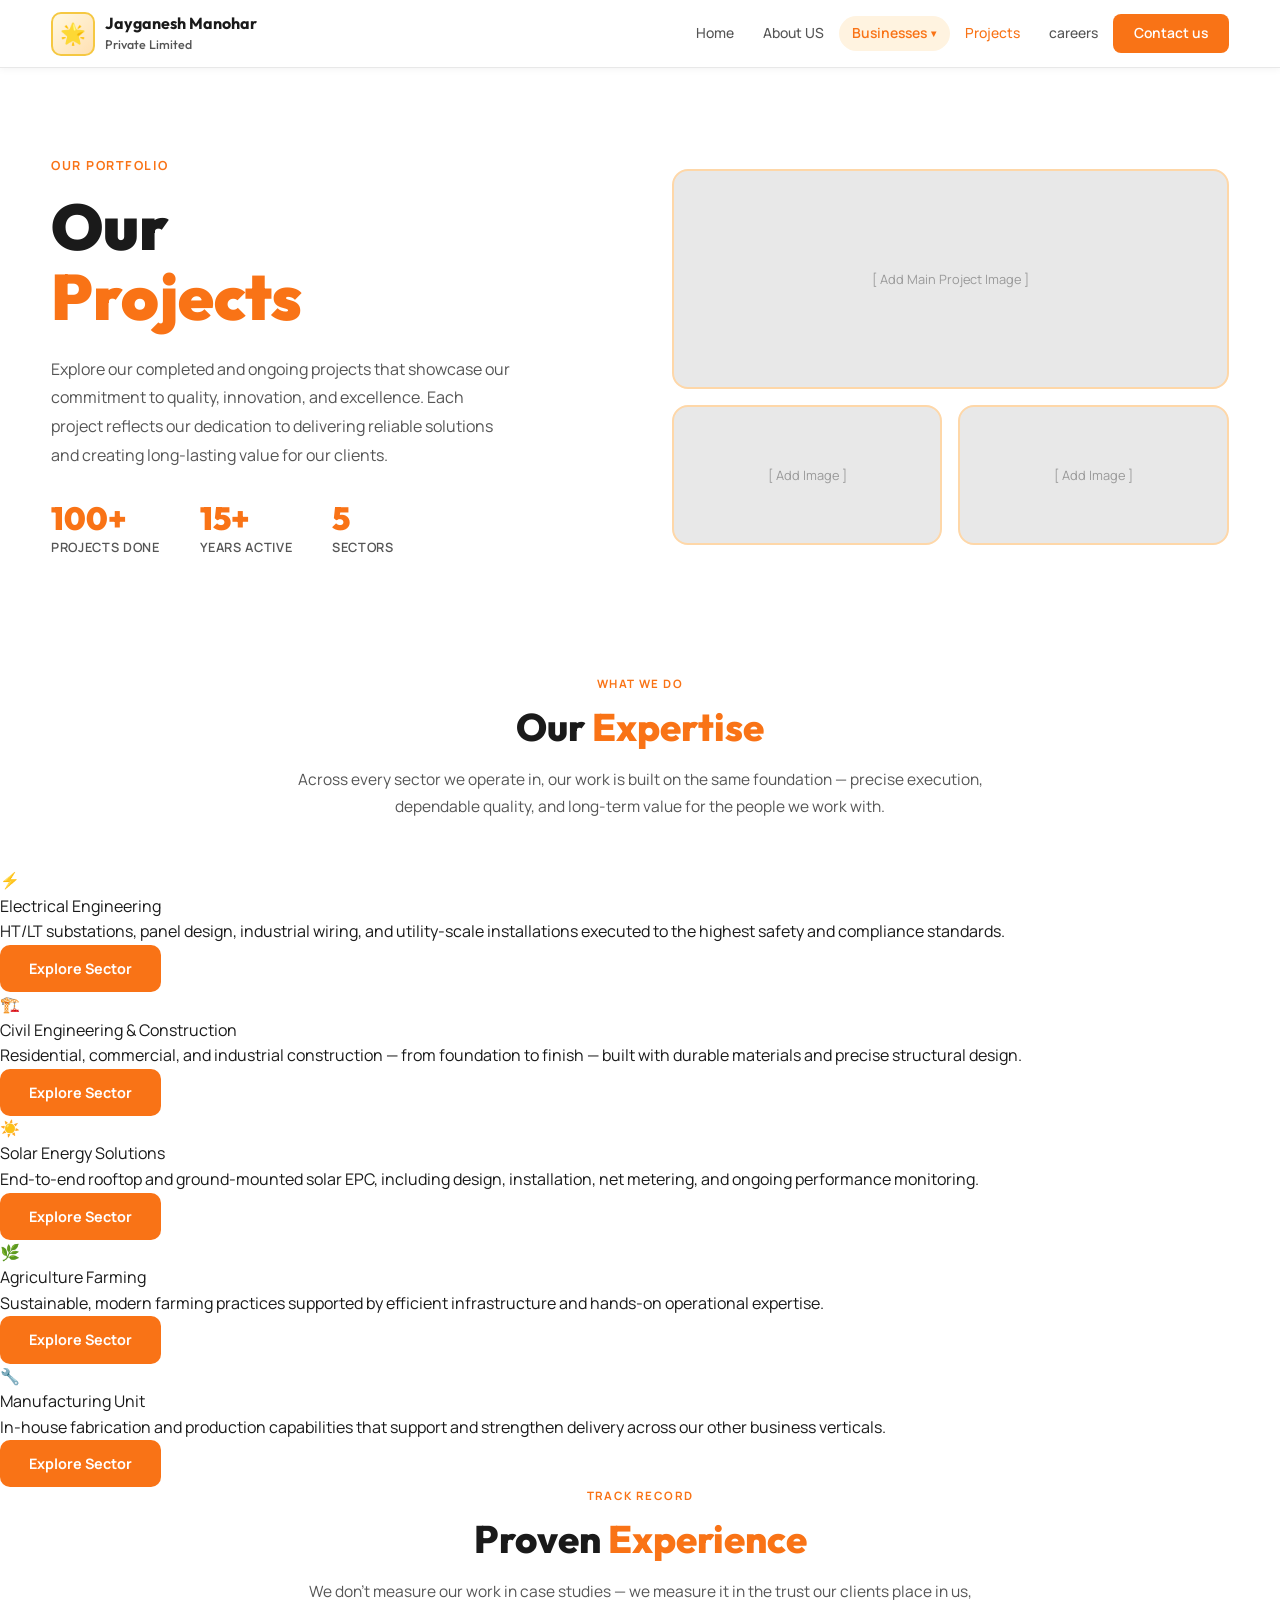
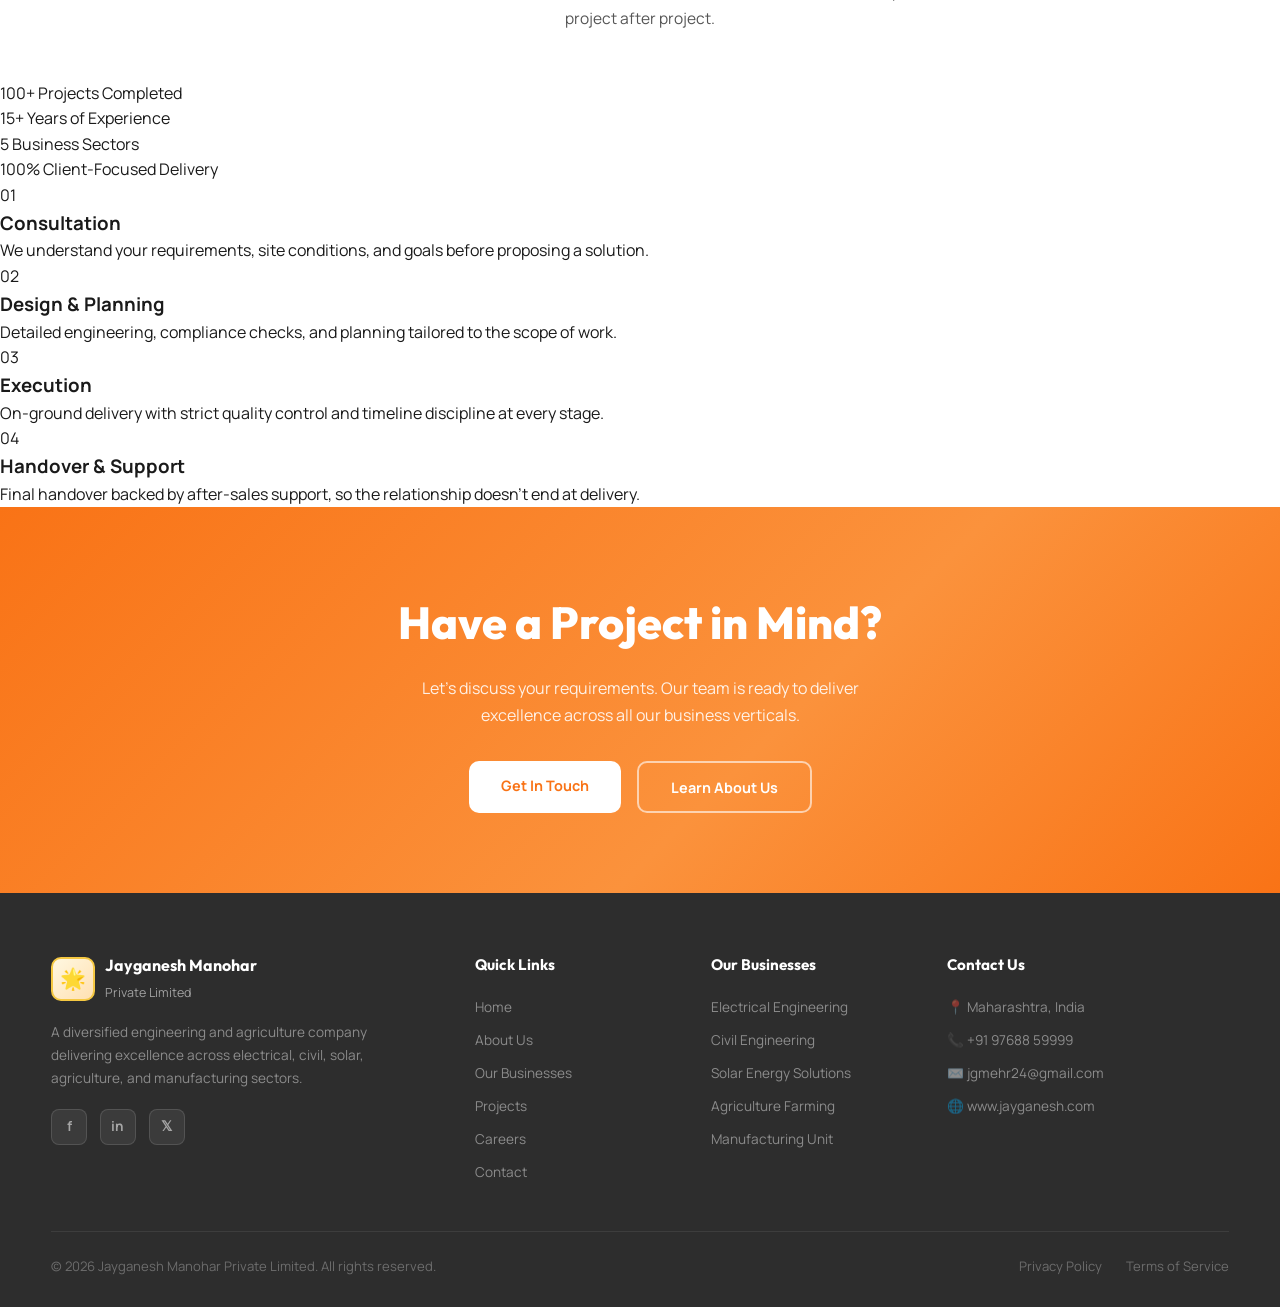
<file: projects (2).html>
<!DOCTYPE html>
<html lang="en">
<head>
  <meta charset="UTF-8" />
  <meta name="viewport" content="width=device-width, initial-scale=1.0" />
  <title>Projects — Jayganesh Manohar Private Limited</title>
  <meta name="description" content="Explore completed and ongoing projects by Jayganesh Manohar Private Limited across electrical, civil, solar and infrastructure sectors." />
  <link href="https://fonts.googleapis.com/css2?family=Outfit:wght@400;500;600;700;800;900&family=Manrope:wght@300;400;500;600;700&display=swap" rel="stylesheet" />
  <link rel="stylesheet" href="styles.css" />
  <link rel="stylesheet" href="projects.css" />
</head>
<body>

<!-- ══════════════════════════════════════
     NAVBAR
══════════════════════════════════════ -->
<nav id="navbar">
  <a href="index.html" class="nav-logo">
    <div class="nav-logo-icon">🌟</div>
    <div class="nav-logo-text">
      <strong>Jayganesh Manohar</strong>
      <span>Private Limited</span>
    </div>
  </a>
  <ul class="nav-links">
    <li><a href="index.html">Home</a></li>
    <li><a href="about.html">About US</a></li>
    <li class="nav-dropdown nav-biz">
      <a href="index.html#businesses">Businesses</a>
      <div class="dropdown-menu">
        <a href="electrical.html">Electrical Engineering</a>
        <a href="civil.html">Civil Engineering &amp; Construction</a>
        <a href="index.html#businesses">Solar Energy Solutions</a>
        <a href="index.html#businesses">Agriculture Farming</a>
        <a href="index.html#businesses">Manufacturing Unit</a>
      </div>
    </li>
    <li><a href="projects.html" style="color:var(--orange)">Projects</a></li>
    <li><a href="careers.html">careers</a></li>
    <li><a href="index.html#contact-cta" class="nav-cta">Contact us</a></li>
  </ul>
  <div class="hamburger" id="ham"><span></span><span></span><span></span></div>
</nav>
<div class="mobile-nav" id="mobnav">
  <a href="index.html">Home</a>
  <a href="about.html">About US</a>
  <div class="mob-biz-toggle" onclick="toggleMobBiz()">Businesses <span id="mobBizArrow">▾</span></div>
  <div class="mob-biz-sub" id="mobBizSub">
    <a href="electrical.html">⚡ Electrical Engineering</a>
    <a href="civil.html">🏗️ Civil Engineering</a>
    <a href="index.html#businesses">☀️ Solar Energy Solutions</a>
    <a href="index.html#businesses">🌿 Agriculture Farming</a>
    <a href="index.html#businesses">🔧 Manufacturing Unit</a>
  </div>
  <a href="projects.html">Projects</a>
  <a href="careers.html">Careers</a>
  <a href="index.html#contact-cta">Contact Us</a>
</div>


<!-- ══════════════════════════════════════
     HERO
══════════════════════════════════════ -->
<section id="projects-hero">
  <div class="projects-hero-inner">

    <!-- Left: Text -->
    <div>
      <span class="projects-hero-tag">Our Portfolio</span>
      <h1 class="projects-hero-title">
        Our<br><span class="org">Projects</span>
      </h1>
      <p class="projects-hero-sub">
        Explore our completed and ongoing projects that showcase our commitment
        to quality, innovation, and excellence. Each project reflects our dedication
        to delivering reliable solutions and creating long-lasting value for our clients.
      </p>
      <div class="projects-hero-stats">
        <div>
          <span class="ph-stat-num">100+</span>
          <span class="ph-stat-lbl">Projects Done</span>
        </div>
        <div>
          <span class="ph-stat-num">15+</span>
          <span class="ph-stat-lbl">Years Active</span>
        </div>
        <div>
          <span class="ph-stat-num">5</span>
          <span class="ph-stat-lbl">Sectors</span>
        </div>
      </div>
    </div>

    <!-- Right: Image collage -->
    <div class="projects-hero-visual">
      <div class="ph-img big">
        <!-- <img src="images/project-hero-main.jpg" alt="Main Project"> -->
        [ Add Main Project Image ]
      </div>
      <div class="ph-img">
        <!-- <img src="images/project-hero-2.jpg" alt="Project"> -->
        [ Add Image ]
      </div>
      <div class="ph-img">
        <!-- <img src="images/project-hero-3.jpg" alt="Project"> -->
        [ Add Image ]
      </div>
    </div>

  </div>
</section>


<!-- ══════════════════════════════════════
     OUR EXPERTISE  (beige bg — sector capability cards, no project specifics)
══════════════════════════════════════ -->
<section id="featured">
  <div class="sec-center">
    <span class="section-label">WHAT WE DO</span>
    <h2 class="section-title">Our <span class="org">Expertise</span></h2>
    <p class="section-desc">
      Across every sector we operate in, our work is built on the same
      foundation — precise execution, dependable quality, and long-term
      value for the people we work with.
    </p>
  </div>

  <div class="featured-grid cap-grid">

    <!-- Capability Card 1 -->
    <div class="feat-card cap-card">
      <div class="cap-icon">⚡</div>
      <div class="feat-card-body">
        <div class="feat-card-cat">Electrical Engineering</div>
        <p class="feat-card-desc">
          HT/LT substations, panel design, industrial wiring, and utility-scale
          installations executed to the highest safety and compliance standards.
        </p>
        <a href="electrical.html" class="btn-orange">Explore Sector</a>
      </div>
    </div>

    <!-- Capability Card 2 -->
    <div class="feat-card cap-card">
      <div class="cap-icon">🏗️</div>
      <div class="feat-card-body">
        <div class="feat-card-cat">Civil Engineering &amp; Construction</div>
        <p class="feat-card-desc">
          Residential, commercial, and industrial construction — from
          foundation to finish — built with durable materials and precise
          structural design.
        </p>
        <a href="civil.html" class="btn-orange">Explore Sector</a>
      </div>
    </div>

    <!-- Capability Card 3 -->
    <div class="feat-card cap-card">
      <div class="cap-icon">☀️</div>
      <div class="feat-card-body">
        <div class="feat-card-cat">Solar Energy Solutions</div>
        <p class="feat-card-desc">
          End-to-end rooftop and ground-mounted solar EPC, including design,
          installation, net metering, and ongoing performance monitoring.
        </p>
        <a href="index.html#businesses" class="btn-orange">Explore Sector</a>
      </div>
    </div>

    <!-- Capability Card 4 -->
    <div class="feat-card cap-card">
      <div class="cap-icon">🌿</div>
      <div class="feat-card-body">
        <div class="feat-card-cat">Agriculture Farming</div>
        <p class="feat-card-desc">
          Sustainable, modern farming practices supported by efficient
          infrastructure and hands-on operational expertise.
        </p>
        <a href="index.html#businesses" class="btn-orange">Explore Sector</a>
      </div>
    </div>

    <!-- Capability Card 5 -->
    <div class="feat-card cap-card">
      <div class="cap-icon">🔧</div>
      <div class="feat-card-body">
        <div class="feat-card-cat">Manufacturing Unit</div>
        <p class="feat-card-desc">
          In-house fabrication and production capabilities that support and
          strengthen delivery across our other business verticals.
        </p>
        <a href="index.html#businesses" class="btn-orange">Explore Sector</a>
      </div>
    </div>

  </div>
</section>


<!-- ══════════════════════════════════════
     TRACK RECORD  (dark bg — numbers instead of individual project cards)
══════════════════════════════════════ -->
<section id="all-projects">
  <div class="sec-center">
    <span class="section-label">TRACK RECORD</span>
    <h2 class="section-title">Proven <span class="org">Experience</span></h2>
    <p class="section-desc">
      We don't measure our work in case studies — we measure it in the
      trust our clients place in us, project after project.
    </p>
  </div>

  <!-- Stat cards -->
  <div class="stats-grid">
    <div class="stat-box">
      <span class="stat-num">100+</span>
      <span class="stat-lbl">Projects Completed</span>
    </div>
    <div class="stat-box">
      <span class="stat-num">15+</span>
      <span class="stat-lbl">Years of Experience</span>
    </div>
    <div class="stat-box">
      <span class="stat-num">5</span>
      <span class="stat-lbl">Business Sectors</span>
    </div>
    <div class="stat-box">
      <span class="stat-num">100%</span>
      <span class="stat-lbl">Client-Focused Delivery</span>
    </div>
  </div>

  <!-- Process -->
  <div class="process-grid">
    <div class="process-step">
      <div class="process-num">01</div>
      <h3 class="process-title">Consultation</h3>
      <p class="process-desc">We understand your requirements, site conditions, and goals before proposing a solution.</p>
    </div>
    <div class="process-step">
      <div class="process-num">02</div>
      <h3 class="process-title">Design &amp; Planning</h3>
      <p class="process-desc">Detailed engineering, compliance checks, and planning tailored to the scope of work.</p>
    </div>
    <div class="process-step">
      <div class="process-num">03</div>
      <h3 class="process-title">Execution</h3>
      <p class="process-desc">On-ground delivery with strict quality control and timeline discipline at every stage.</p>
    </div>
    <div class="process-step">
      <div class="process-num">04</div>
      <h3 class="process-title">Handover &amp; Support</h3>
      <p class="process-desc">Final handover backed by after-sales support, so the relationship doesn't end at delivery.</p>
    </div>
  </div>
</section>


<!-- ══════════════════════════════════════
     CTA STRIP — orange
══════════════════════════════════════ -->
<section id="projects-cta">
  <h2 class="projects-cta-title">Have a Project in Mind?</h2>
  <p class="projects-cta-sub">
    Let's discuss your requirements. Our team is ready to deliver excellence
    across all our business verticals.
  </p>
  <div class="projects-cta-btns">
    <a href="index.html#contact-cta" class="btn-wh">Get In Touch</a>
    <a href="about.html" class="btn-wh-out">Learn About Us</a>
  </div>
</section>


<!-- ══════════════════════════════════════
     FOOTER
══════════════════════════════════════ -->
<footer>
  <div class="foot-inner">
    <div class="foot-brand">
      <div class="foot-brand-logo">
        <div class="foot-logo-icon">🌟</div>
        <div class="foot-logo-txt">
          <strong>Jayganesh Manohar</strong>
          <span>Private Limited</span>
        </div>
      </div>
      <p>A diversified engineering and agriculture company delivering excellence across electrical, civil, solar, agriculture, and manufacturing sectors.</p>
      <div class="foot-socials">
        <a href="#" aria-label="Facebook">f</a>
        <a href="#" aria-label="LinkedIn">in</a>
        <a href="#" aria-label="Twitter">𝕏</a>
      </div>
    </div>
    <div class="foot-col">
      <h4>Quick Links</h4>
      <div class="foot-links">
        <a href="index.html">Home</a>
        <a href="about.html">About Us</a>
        <a href="index.html#businesses">Our Businesses</a>
        <a href="projects.html">Projects</a>
        <a href="careers.html">Careers</a>
        <a href="index.html#contact-cta">Contact</a>
      </div>
    </div>
    <div class="foot-col">
      <h4>Our Businesses</h4>
      <div class="foot-links">
        <a href="electrical.html">Electrical Engineering</a>
        <a href="index.html#businesses">Civil Engineering</a>
        <a href="index.html#businesses">Solar Energy Solutions</a>
        <a href="index.html#businesses">Agriculture Farming</a>
        <a href="index.html#businesses">Manufacturing Unit</a>
      </div>
    </div>
    <div class="foot-col">
      <h4>Contact Us</h4>
      <ul class="foot-contacts">
        <li>📍 Maharashtra, India</li>
        <li>📞 +91 97688 59999</li>
        <li>✉️ jgmehr24@gmail.com</li>
        <li>🌐 www.jayganesh.com</li>
      </ul>
    </div>
  </div>
  <div class="foot-bottom">
    <p>© 2026 Jayganesh Manohar Private Limited. All rights reserved.</p>
    <div class="foot-btm-links">
      <a href="#">Privacy Policy</a>
      <a href="#">Terms of Service</a>
    </div>
  </div>
</footer>

<script src="script.js"></script>
<script>
  /* ── Scroll animations ── */
  var obs = new IntersectionObserver(function(entries) {
    entries.forEach(function(e) {
      if (e.isIntersecting) {
        e.target.style.opacity = '1';
        e.target.style.transform = 'translateY(0)';
      }
    });
  }, { threshold: 0.08 });

  document.querySelectorAll('.cap-card, .stat-box, .process-step').forEach(function(el) {
    el.style.opacity = '0';
    el.style.transform = 'translateY(20px)';
    el.style.transition = 'opacity 0.5s ease, transform 0.5s ease';
    obs.observe(el);
  });
</script>

</body>
</html>
</file>
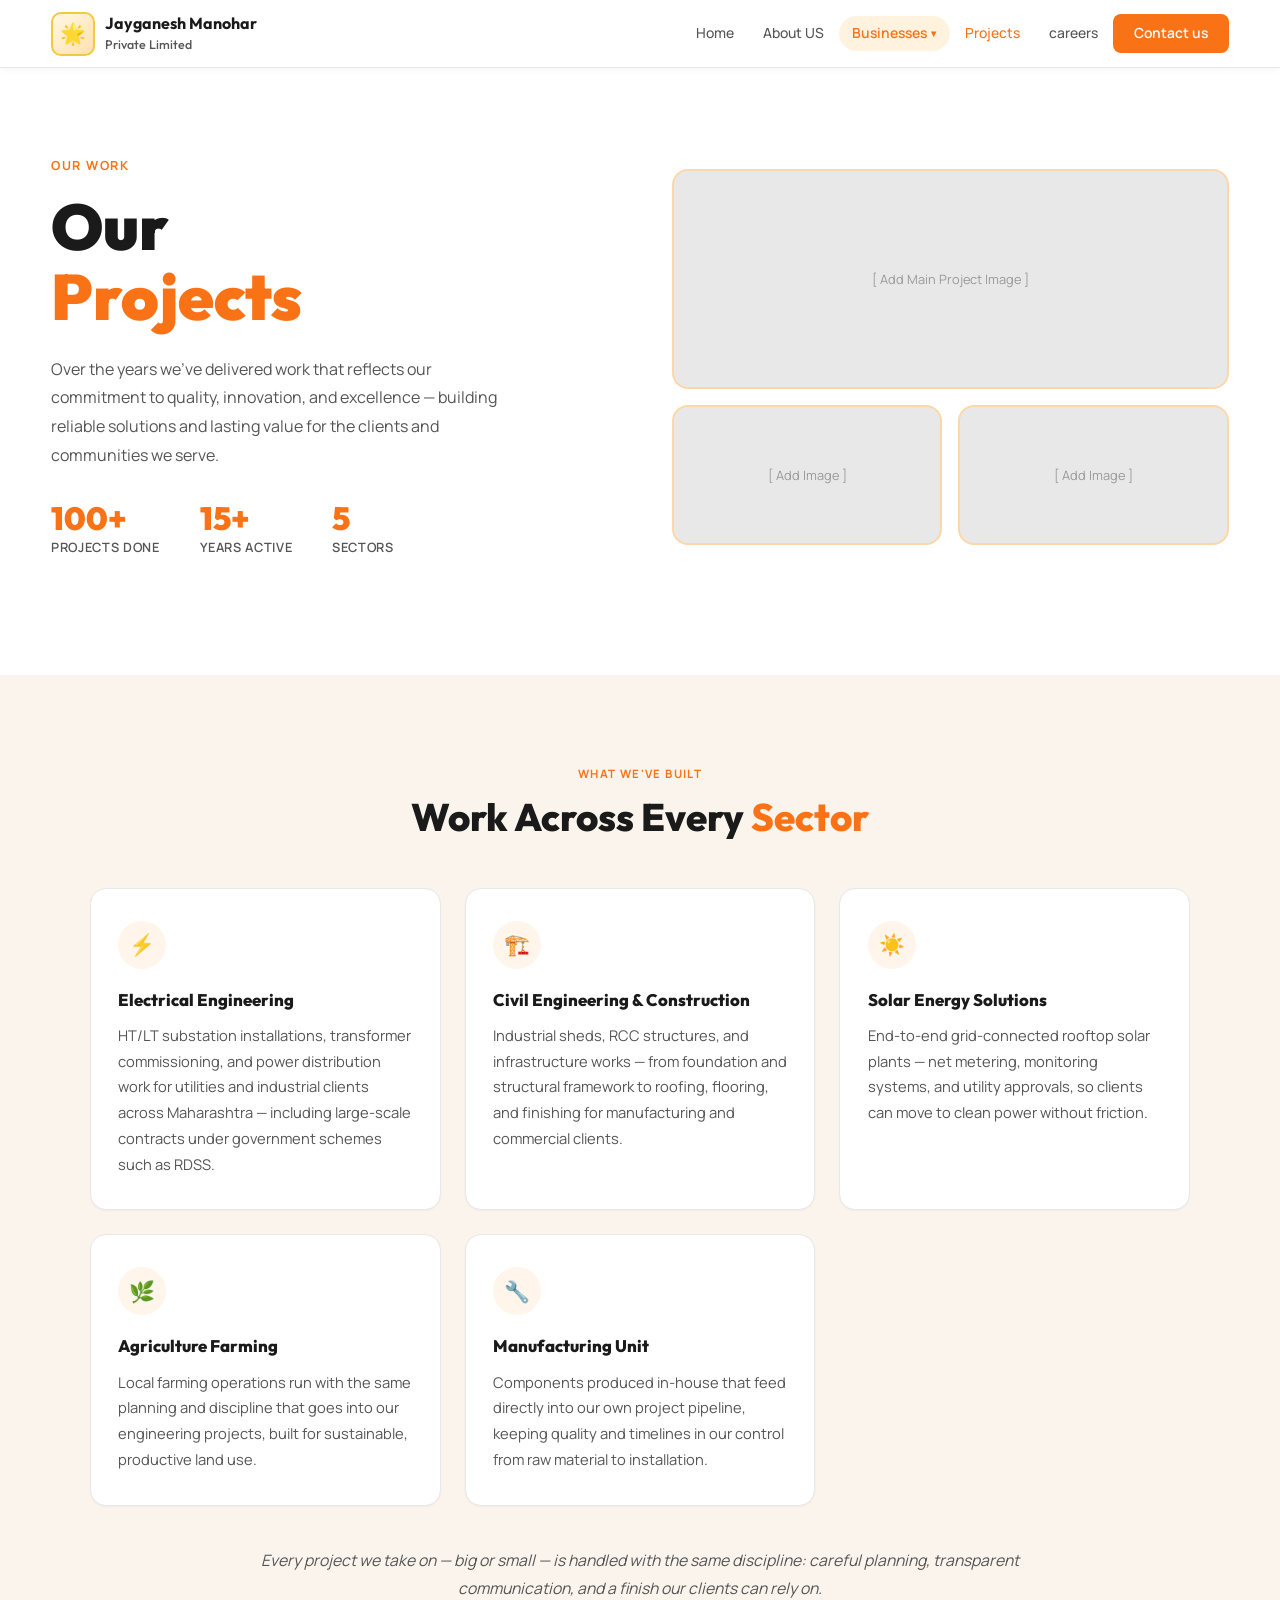
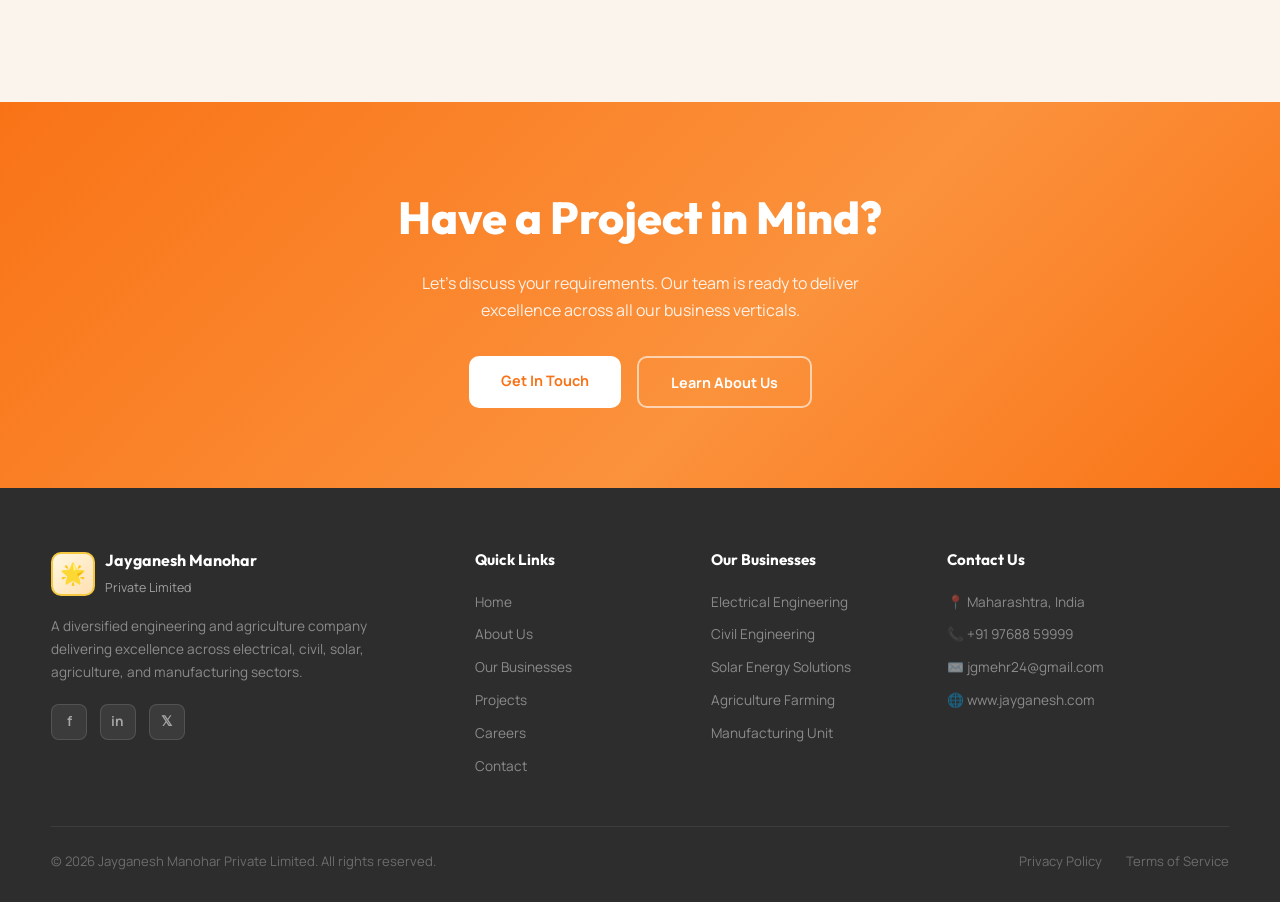
<file: projects (3).html>
<!DOCTYPE html>
<html lang="en">
<head>
  <meta charset="UTF-8" />
  <meta name="viewport" content="width=device-width, initial-scale=1.0" />
  <title>Projects — Jayganesh Manohar Private Limited</title>
  <meta name="description" content="An overview of the work Jayganesh Manohar Private Limited delivers across electrical, civil, solar, agriculture and manufacturing sectors." />
  <link href="https://fonts.googleapis.com/css2?family=Outfit:wght@400;500;600;700;800;900&family=Manrope:wght@300;400;500;600;700&display=swap" rel="stylesheet" />
  <link rel="stylesheet" href="styles.css" />
  <link rel="stylesheet" href="projects.css" />
</head>
<body>

<!-- ══════════════════════════════════════
     NAVBAR
══════════════════════════════════════ -->
<nav id="navbar">
  <a href="index.html" class="nav-logo">
    <div class="nav-logo-icon">🌟</div>
    <div class="nav-logo-text">
      <strong>Jayganesh Manohar</strong>
      <span>Private Limited</span>
    </div>
  </a>
  <ul class="nav-links">
    <li><a href="index.html">Home</a></li>
    <li><a href="about.html">About US</a></li>
    <li class="nav-dropdown nav-biz">
      <a href="index.html#businesses">Businesses</a>
      <div class="dropdown-menu">
        <a href="electrical.html">Electrical Engineering</a>
        <a href="civil.html">Civil Engineering &amp; Construction</a>
        <a href="index.html#businesses">Solar Energy Solutions</a>
        <a href="index.html#businesses">Agriculture Farming</a>
        <a href="index.html#businesses">Manufacturing Unit</a>
      </div>
    </li>
    <li><a href="projects.html" style="color:var(--orange)">Projects</a></li>
    <li><a href="careers.html">careers</a></li>
    <li><a href="index.html#contact-cta" class="nav-cta">Contact us</a></li>
  </ul>
  <div class="hamburger" id="ham"><span></span><span></span><span></span></div>
</nav>
<div class="mobile-nav" id="mobnav">
  <a href="index.html">Home</a>
  <a href="about.html">About US</a>
  <div class="mob-biz-toggle" onclick="toggleMobBiz()">Businesses <span id="mobBizArrow">▾</span></div>
  <div class="mob-biz-sub" id="mobBizSub">
    <a href="electrical.html">⚡ Electrical Engineering</a>
    <a href="civil.html">🏗️ Civil Engineering</a>
    <a href="index.html#businesses">☀️ Solar Energy Solutions</a>
    <a href="index.html#businesses">🌿 Agriculture Farming</a>
    <a href="index.html#businesses">🔧 Manufacturing Unit</a>
  </div>
  <a href="projects.html">Projects</a>
  <a href="careers.html">Careers</a>
  <a href="index.html#contact-cta">Contact Us</a>
</div>


<!-- ══════════════════════════════════════
     HERO
══════════════════════════════════════ -->
<section id="projects-hero">
  <div class="projects-hero-inner">

    <!-- Left: Text -->
    <div>
      <span class="projects-hero-tag">Our Work</span>
      <h1 class="projects-hero-title">
        Our<br><span class="org">Projects</span>
      </h1>
      <p class="projects-hero-sub">
        Over the years we've delivered work that reflects our commitment
        to quality, innovation, and excellence — building reliable
        solutions and lasting value for the clients and communities we serve.
      </p>
      <div class="projects-hero-stats">
        <div>
          <span class="ph-stat-num">100+</span>
          <span class="ph-stat-lbl">Projects Done</span>
        </div>
        <div>
          <span class="ph-stat-num">15+</span>
          <span class="ph-stat-lbl">Years Active</span>
        </div>
        <div>
          <span class="ph-stat-num">5</span>
          <span class="ph-stat-lbl">Sectors</span>
        </div>
      </div>
    </div>

    <!-- Right: Image collage -->
    <div class="projects-hero-visual">
      <div class="ph-img big">
        <!-- <img src="images/project-hero-main.jpg" alt="Main Project"> -->
        [ Add Main Project Image ]
      </div>
      <div class="ph-img">
        <!-- <img src="images/project-hero-2.jpg" alt="Project"> -->
        [ Add Image ]
      </div>
      <div class="ph-img">
        <!-- <img src="images/project-hero-3.jpg" alt="Project"> -->
        [ Add Image ]
      </div>
    </div>

  </div>
</section>


<!-- ══════════════════════════════════════
     OUR WORK — plain text, no cards
══════════════════════════════════════ -->
<section id="our-work">
  <div class="sec-center">
    <span class="section-label">What We've Built</span>
    <h2 class="section-title">Work Across Every <span class="org">Sector</span></h2>
  </div>

  <div class="work-grid">

    <div class="work-card">
      <span class="work-icon">⚡</span>
      <h3>Electrical Engineering</h3>
      <p>
        HT/LT substation installations, transformer commissioning, and power distribution
        work for utilities and industrial clients across Maharashtra — including large-scale
        contracts under government schemes such as RDSS.
      </p>
    </div>

    <div class="work-card">
      <span class="work-icon">🏗️</span>
      <h3>Civil Engineering &amp; Construction</h3>
      <p>
        Industrial sheds, RCC structures, and infrastructure works — from foundation and
        structural framework to roofing, flooring, and finishing for manufacturing and
        commercial clients.
      </p>
    </div>

    <div class="work-card">
      <span class="work-icon">☀️</span>
      <h3>Solar Energy Solutions</h3>
      <p>
        End-to-end grid-connected rooftop solar plants — net metering, monitoring systems,
        and utility approvals, so clients can move to clean power without friction.
      </p>
    </div>

    <div class="work-card">
      <span class="work-icon">🌿</span>
      <h3>Agriculture Farming</h3>
      <p>
        Local farming operations run with the same planning and discipline that goes into
        our engineering projects, built for sustainable, productive land use.
      </p>
    </div>

    <div class="work-card">
      <span class="work-icon">🔧</span>
      <h3>Manufacturing Unit</h3>
      <p>
        Components produced in-house that feed directly into our own project pipeline,
        keeping quality and timelines in our control from raw material to installation.
      </p>
    </div>

  </div>

  <p class="work-closing">
    Every project we take on — big or small — is handled with the same discipline: careful
    planning, transparent communication, and a finish our clients can rely on.
  </p>
</section>


<!-- ══════════════════════════════════════
     CTA STRIP — orange
══════════════════════════════════════ -->
<section id="projects-cta">
  <h2 class="projects-cta-title">Have a Project in Mind?</h2>
  <p class="projects-cta-sub">
    Let's discuss your requirements. Our team is ready to deliver excellence
    across all our business verticals.
  </p>
  <div class="projects-cta-btns">
    <a href="index.html#contact-cta" class="btn-wh">Get In Touch</a>
    <a href="about.html" class="btn-wh-out">Learn About Us</a>
  </div>
</section>


<!-- ══════════════════════════════════════
     FOOTER
══════════════════════════════════════ -->
<footer>
  <div class="foot-inner">
    <div class="foot-brand">
      <div class="foot-brand-logo">
        <div class="foot-logo-icon">🌟</div>
        <div class="foot-logo-txt">
          <strong>Jayganesh Manohar</strong>
          <span>Private Limited</span>
        </div>
      </div>
      <p>A diversified engineering and agriculture company delivering excellence across electrical, civil, solar, agriculture, and manufacturing sectors.</p>
      <div class="foot-socials">
        <a href="#" aria-label="Facebook">f</a>
        <a href="#" aria-label="LinkedIn">in</a>
        <a href="#" aria-label="Twitter">𝕏</a>
      </div>
    </div>
    <div class="foot-col">
      <h4>Quick Links</h4>
      <div class="foot-links">
        <a href="index.html">Home</a>
        <a href="about.html">About Us</a>
        <a href="index.html#businesses">Our Businesses</a>
        <a href="projects.html">Projects</a>
        <a href="careers.html">Careers</a>
        <a href="index.html#contact-cta">Contact</a>
      </div>
    </div>
    <div class="foot-col">
      <h4>Our Businesses</h4>
      <div class="foot-links">
        <a href="electrical.html">Electrical Engineering</a>
        <a href="index.html#businesses">Civil Engineering</a>
        <a href="index.html#businesses">Solar Energy Solutions</a>
        <a href="index.html#businesses">Agriculture Farming</a>
        <a href="index.html#businesses">Manufacturing Unit</a>
      </div>
    </div>
    <div class="foot-col">
      <h4>Contact Us</h4>
      <ul class="foot-contacts">
        <li>📍 Maharashtra, India</li>
        <li>📞 +91 97688 59999</li>
        <li>✉️ jgmehr24@gmail.com</li>
        <li>🌐 www.jayganesh.com</li>
      </ul>
    </div>
  </div>
  <div class="foot-bottom">
    <p>© 2026 Jayganesh Manohar Private Limited. All rights reserved.</p>
    <div class="foot-btm-links">
      <a href="#">Privacy Policy</a>
      <a href="#">Terms of Service</a>
    </div>
  </div>
</footer>

<script src="script.js"></script>
<script>
  /* ── Scroll fade-in for the plain text block ── */
  var obs = new IntersectionObserver(function(entries) {
    entries.forEach(function(e) {
      if (e.isIntersecting) {
        e.target.style.opacity = '1';
        e.target.style.transform = 'translateY(0)';
      }
    });
  }, { threshold: 0.08 });

  document.querySelectorAll('.work-card').forEach(function(el, i) {
    el.style.opacity = '0';
    el.style.transform = 'translateY(16px)';
    el.style.transition = 'opacity 0.5s ease ' + (i * 0.06) + 's, transform 0.5s ease ' + (i * 0.06) + 's';
    obs.observe(el);
  });
</script>

</body>
</html>
</file>
<file: styles.css>
/* ============================================================
   JAYGANESH MANOHAR PRIVATE LIMITED — MAIN STYLESHEET
   styles.css  |  Link this file on every page of the website
   ============================================================ */

/* ─── RESET & BASE ─── */
*, *::before, *::after { box-sizing: border-box; margin: 0; padding: 0; }
html  { scroll-behavior: smooth; }

/* ─── DESIGN TOKENS ─── */
:root {
  --orange:       #f97316;
  --orange-dark:  #ea6c0a;
  --text:         #1a1a1a;
  --text-muted:   #555555;
  --text-light:   #999999;
  --bg:           #ffffff;
  --bg-light:     #f8f8f8;
  --bg-beige:     #faf4ec;
  --bg-dark:      #242424;
  --bg-dark-card: #2e2e2e;
  --bg-footer:    #2d2d2d;
  --border:       #e8e8e8;
  --shadow:       0 2px 20px rgba(0,0,0,0.08);
  --shadow-md:    0 4px 30px rgba(0,0,0,0.12);
  --radius:       16px;
  --radius-sm:    10px;
}

body {
  font-family: 'Manrope', sans-serif;
  background: var(--bg);
  color: var(--text);
  line-height: 1.6;
  overflow-x: hidden;
}
a   { text-decoration: none; color: inherit; }
img { max-width: 100%; display: block; }

/* ============================================================
   NAVBAR
   ============================================================ */
nav {
  position: fixed; top: 0; left: 0; right: 0; z-index: 1000;
  background: #fff;
  border-bottom: 1px solid var(--border);
  height: 68px;
  display: flex; align-items: center; justify-content: space-between;
  padding: 0 4%;
  box-shadow: 0 1px 8px rgba(0,0,0,0.05);
  transition: box-shadow 0.3s;
}

/* Logo */
.nav-logo        { display: flex; align-items: center; gap: 10px; }
.nav-logo-icon   {
  width: 44px; height: 44px;
  background: linear-gradient(135deg, #fff8e1, #ffe0b2);
  border: 2px solid #f5c842; border-radius: 10px;
  display: flex; align-items: center; justify-content: center;
  font-size: 1.3rem;
}
.nav-logo-text          { font-family: 'Outfit', sans-serif; line-height: 1.2; }
.nav-logo-text strong   { font-size: 1rem; font-weight: 700; display: block; color: var(--text); }
.nav-logo-text span     { font-size: 0.78rem; color: var(--text-muted); font-weight: 500; }

/* Links */
.nav-links               { display: flex; align-items: center; gap: 0.1rem; list-style: none; }
.nav-links > li > a      {
  font-size: 0.87rem; font-weight: 500; color: var(--text-muted);
  padding: 0.4rem 0.85rem; border-radius: 8px; transition: color 0.2s;
  display: flex; align-items: center; gap: 4px;
}
.nav-links > li > a:hover          { color: var(--orange); }
.nav-links > li.nav-biz > a        {
  background: #fff3e0; color: var(--orange);
  font-weight: 600; border-radius: 20px;
}

/* Dropdown */
.nav-dropdown              { position: relative; }
.nav-dropdown > a::after   { content: '▾'; font-size: 0.65rem; }
.dropdown-menu {
  display: none; position: absolute; top: calc(100% + 8px); left: 0;
  background: #fff; border: 1px solid var(--border);
  border-radius: var(--radius-sm);
  min-width: 230px; padding: 0.4rem 0;
  box-shadow: var(--shadow-md);
}
.nav-dropdown:hover .dropdown-menu { display: block; }
.dropdown-menu a {
  display: block; padding: 0.55rem 1.2rem;
  font-size: 0.85rem; color: var(--text-muted); transition: all 0.15s;
}
.dropdown-menu a:hover { color: var(--orange); background: #fff8f3; }

/* CTA button */
.nav-cta {
  background: var(--orange) !important; color: #fff !important;
  padding: 0.5rem 1.3rem !important; border-radius: 8px !important;
  font-weight: 600 !important;
}
.nav-cta:hover { background: var(--orange-dark) !important; }

/* Hamburger */
.hamburger       { display: none; flex-direction: column; gap: 5px; cursor: pointer; }
.hamburger span  { display: block; width: 22px; height: 2px; background: var(--text); border-radius: 2px; }

/* Mobile nav panel */
.mobile-nav {
  display: none; position: fixed; top: 68px; left: 0; right: 0;
  background: #fff; border-bottom: 1px solid var(--border);
  padding: 1rem 4%; z-index: 999; flex-direction: column;
}
.mobile-nav.open { display: flex; }
.mobile-nav a {
  padding: 0.75rem 0; border-bottom: 1px solid var(--border);
  font-size: 0.9rem; color: var(--text-muted); font-weight: 500;
}
.mobile-nav a:last-child { border: none; }


/* ============================================================
   SHARED / UTILITIES
   ============================================================ */
.section-label {
  font-size: 0.72rem; font-weight: 700;
  letter-spacing: 0.12em; text-transform: uppercase;
  color: var(--orange); margin-bottom: 0.7rem; display: block;
}
.section-title {
  font-family: 'Outfit', sans-serif;
  font-size: clamp(1.7rem, 3vw, 2.5rem);
  font-weight: 800; line-height: 1.18;
  margin-bottom: 1rem; color: var(--text);
}
.section-title .org { color: var(--orange); }
.section-desc   { color: var(--text-muted); font-size: 0.97rem; line-height: 1.75; }

.sec-center { text-align: center; margin-bottom: 3rem; }
.sec-center .section-desc { max-width: 700px; margin: 0 auto; }

/* Buttons */
.btn-orange {
  background: var(--orange); color: #fff;
  padding: 0.75rem 1.8rem; border-radius: 10px;
  font-weight: 700; font-size: 0.9rem;
  border: none; cursor: pointer; display: inline-block;
  transition: background 0.2s;
}
.btn-orange:hover { background: var(--orange-dark); }

.btn-dark-solid {
  background: var(--text); color: #fff;
  padding: 0.8rem 1.8rem; border-radius: 10px;
  font-weight: 700; font-size: 0.9rem;
  display: inline-block; transition: background 0.2s;
}
.btn-dark-solid:hover { background: #333; }

.btn-outline-border {
  background: transparent; color: var(--text);
  padding: 0.75rem 1.8rem; border-radius: 10px;
  font-weight: 700; font-size: 0.9rem;
  border: 1.5px solid var(--border); display: inline-block;
  transition: border-color 0.2s;
}
.btn-outline-border:hover { border-color: #aaa; }


/* ============================================================
   HERO
   ============================================================ */
#hero {
  min-height: 100vh; padding: 90px 4% 60px;
  display: flex; align-items: center; background: #fff;
}
.hero-inner {
  display: grid; grid-template-columns: 1fr 1fr;
  gap: 4rem; align-items: center;
  width: 100%; max-width: 1280px; margin: 0 auto;
}
.hero-badge {
  display: inline-flex; align-items: center;
  border: 1.5px solid var(--border); color: var(--text-muted);
  font-size: 0.8rem; font-weight: 600;
  padding: 0.4rem 1.1rem; border-radius: 100px; margin-bottom: 1.4rem;
}
.hero-title {
  font-family: 'Outfit', sans-serif;
  font-size: clamp(2.2rem, 4.5vw, 3.3rem);
  font-weight: 800; line-height: 1.12;
  color: var(--text); margin-bottom: 1.2rem;
}
.hero-title .org { color: var(--orange); }
.hero-subtitle  {
  font-size: 1rem; color: var(--text-muted);
  line-height: 1.7; margin-bottom: 2rem; max-width: 480px;
}
.hero-pills {
  display: flex; flex-wrap: wrap;
  gap: 0.7rem; margin-bottom: 2.2rem;
}
.hero-pill {
  display: flex; align-items: center; gap: 7px;
  border: 1.5px solid var(--border); border-radius: 8px;
  padding: 0.45rem 1rem; font-size: 0.82rem; font-weight: 600;
  color: var(--text); background: #fff;
}
.hero-btns  { display: flex; gap: 1rem; flex-wrap: wrap; }
.hero-right { display: flex; justify-content: center; }
.hero-circle {
  width: 460px; height: 460px; border-radius: 50%;
  overflow: hidden; background: #f0f0f0;
  display: flex; align-items: center; justify-content: center;
  font-size: 0.85rem; color: var(--text-light);
  box-shadow: 0 8px 50px rgba(0,0,0,0.12);
}
.hero-circle img { width: 100%; height: 100%; object-fit: cover; }


/* ============================================================
   ABOUT US
   ============================================================ */
#about { padding: 90px 4%; background: #fff; }
.about-inner {
  display: grid; grid-template-columns: 1fr 1fr;
  gap: 5rem; align-items: center;
  max-width: 1280px; margin: 0 auto;
}
.about-img-wrap {
  position: relative; border-radius: var(--radius);
  overflow: hidden; background: var(--bg-beige);
  min-height: 400px;
  display: flex; align-items: center; justify-content: center;
  color: var(--text-light); font-size: 0.85rem;
}
.about-img-wrap img { width: 100%; height: 100%; object-fit: cover; }
.about-stats-row {
  position: absolute; bottom: 16px; left: 16px; right: 16px;
  display: flex; gap: 12px;
}
.about-stat-badge {
  background: rgba(255,255,255,0.95);
  border: 1.5px solid var(--border);
  border-radius: 10px; padding: 0.6rem 1rem; flex: 1;
}
.about-stat-num {
  font-family: 'Outfit', sans-serif;
  font-size: 1.3rem; font-weight: 800;
  color: var(--orange); display: block;
}
.about-stat-num.dark-num { color: var(--text); }
.about-stat-lbl { font-size: 0.75rem; color: var(--text-muted); }

.check-list {
  list-style: none; display: flex; flex-direction: column;
  gap: 0.65rem; margin: 1.2rem 0 2rem;
}
.check-list li {
  display: flex; align-items: center;
  gap: 10px; font-size: 0.93rem; color: var(--text-muted);
}
.chk {
  width: 22px; height: 22px; border-radius: 50%;
  border: 1.5px solid var(--orange);
  display: flex; align-items: center; justify-content: center;
  flex-shrink: 0; color: var(--orange); font-size: 0.65rem; font-weight: 700;
}


/* ============================================================
   OUR BUSINESSES
   ============================================================ */
#businesses { padding: 90px 4%; background: var(--bg-light); }
.biz-top    { display: grid; grid-template-columns: repeat(3,1fr); gap: 1.5rem; max-width: 1280px; margin: 0 auto; }
.biz-bottom { display: grid; grid-template-columns: repeat(2,1fr); gap: 1.5rem; max-width: 860px; margin: 1.5rem auto 0; }
.biz-card   {
  background: #fff; border: 1px solid var(--border);
  border-radius: var(--radius); padding: 2rem;
  box-shadow: var(--shadow); transition: transform 0.25s, box-shadow 0.25s;
}
.biz-card:hover { transform: translateY(-4px); box-shadow: var(--shadow-md); }
.biz-icon   {
  width: 48px; height: 48px; border-radius: 12px;
  display: flex; align-items: center; justify-content: center;
  font-size: 1.3rem; margin-bottom: 1.2rem; color: #fff;
}
.ic-blue   { background: #4f6ef7; }
.ic-dark   { background: #222222; }
.ic-amber  { background: #f5a623; }
.ic-green  { background: #22c55e; }
.ic-purple { background: #8b5cf6; }
.biz-card-title { font-family: 'Outfit', sans-serif; font-size: 1rem; font-weight: 700; margin-bottom: 0.6rem; color: var(--text); }
.biz-card-desc  { font-size: 0.87rem; color: var(--text-muted); line-height: 1.7; margin-bottom: 1.2rem; }
.biz-link       { font-size: 0.85rem; color: var(--orange); font-weight: 600; }
.biz-link:hover { text-decoration: underline; }


/* ============================================================
   WHY CHOOSE US  (dark section)
   ============================================================ */
#why { padding: 90px 4%; background: var(--bg-dark); }
#why .section-label { color: var(--orange); }
#why .section-title { color: #ffffff; }
#why .section-desc  { color: #888888; }
.why-grid {
  display: grid; grid-template-columns: repeat(3,1fr);
  gap: 1.5rem; max-width: 1280px; margin: 0 auto;
}
.why-card {
  background: var(--bg-dark-card); border: 1px solid #3a3a3a;
  border-radius: var(--radius); padding: 2rem;
  transition: border-color 0.25s, transform 0.25s;
}
.why-card:hover { border-color: var(--orange); transform: translateY(-3px); }
.why-icon {
  width: 52px; height: 52px; background: var(--orange);
  border-radius: 14px;
  display: flex; align-items: center; justify-content: center;
  font-size: 1.3rem; margin-bottom: 1.2rem; color: #fff;
}
.why-card h3 { font-family: 'Outfit', sans-serif; font-size: 1rem; font-weight: 700; color: #fff; margin-bottom: 0.5rem; }
.why-card p  { font-size: 0.87rem; color: #888; line-height: 1.7; }


/* ============================================================
   TENDER CAPABILITY  (beige section)
   ============================================================ */
#tender { padding: 90px 4%; background: var(--bg-beige); }
.tender-inner {
  display: grid; grid-template-columns: 1fr 1fr;
  gap: 5rem; align-items: start;
  max-width: 1280px; margin: 0 auto;
}
.tender-title {
  font-family: 'Outfit', sans-serif;
  font-size: clamp(1.5rem, 3vw, 2.1rem);
  font-weight: 800; margin-bottom: 1rem;
  color: var(--text); line-height: 1.2;
}
.tender-title .org { color: var(--orange); }
.tender-feats { display: grid; grid-template-columns: 1fr 1fr; gap: 1rem; margin: 1.8rem 0; }
.t-feat {
  border: 1.5px dashed #f5a878; border-radius: var(--radius-sm);
  padding: 1.1rem; background: rgba(249,115,22,0.03);
}
.t-feat.wide { grid-column: 1 / -1; }
.t-feat-icon {
  width: 34px; height: 34px; background: #fff3e0;
  border-radius: 8px;
  display: flex; align-items: center; justify-content: center;
  font-size: 1rem; color: var(--orange); margin-bottom: 0.7rem;
}
.t-feat-title { font-weight: 700; font-size: 0.88rem; margin-bottom: 3px; color: var(--text); }
.t-feat-desc  { font-size: 0.8rem; color: var(--text-muted); line-height: 1.6; }
.tender-btns  { display: flex; gap: 1rem; flex-wrap: wrap; margin-top: 1.5rem; }
.tender-img-wrap {
  display: flex; justify-content: center;
  align-items: flex-start; padding-top: 4rem;
}
.tender-circle {
  width: 380px; height: 380px; border-radius: 50%;
  overflow: hidden; background: #ddd;
  display: flex; align-items: center; justify-content: center;
  color: var(--text-light); font-size: 0.85rem;
  box-shadow: 0 8px 40px rgba(0,0,0,0.1);
}
.tender-circle img { width: 100%; height: 100%; object-fit: cover; }


/* ============================================================
   MANUFACTURING
   ============================================================ */
#manufacturing { padding: 90px 4%; background: #fff; }
.mfg-inner {
  display: grid; grid-template-columns: 1fr 1fr;
  gap: 5rem; align-items: start;
  max-width: 1280px; margin: 0 auto;
}
.mfg-feats { display: grid; grid-template-columns: 1fr 1fr; gap: 1rem; margin: 1.8rem 0; }
.m-feat {
  border: 1.5px dashed #f5a878; border-radius: var(--radius-sm);
  padding: 1.1rem; background: rgba(249,115,22,0.02);
}
.m-feat-icon {
  width: 34px; height: 34px; background: #fff3e0;
  border-radius: 8px;
  display: flex; align-items: center; justify-content: center;
  font-size: 1rem; color: var(--orange); margin-bottom: 0.7rem;
}
.m-feat-title { font-weight: 700; font-size: 0.88rem; margin-bottom: 3px; color: var(--text); }
.m-feat-desc  { font-size: 0.8rem; color: var(--text-muted); line-height: 1.6; }
.mfg-img {
  border-radius: var(--radius); overflow: hidden;
  box-shadow: var(--shadow-md); background: #e8e8e8;
  min-height: 400px;
  display: flex; align-items: center; justify-content: center;
  color: var(--text-light); font-size: 0.85rem;
}
.mfg-img img { width: 100%; height: 100%; object-fit: cover; }


/* ============================================================
   CERTIFICATIONS
   ============================================================ */
#certs { padding: 90px 4%; background: var(--bg-light); }
.certs-grid {
  display: grid; grid-template-columns: repeat(3,1fr);
  gap: 1.5rem; max-width: 1280px; margin: 3rem auto 0;
}
.cert-card {
  background: #fff; border: 1px solid #eeeeee;
  border-radius: var(--radius); padding: 2.5rem 2rem;
  display: flex; flex-direction: column;
  align-items: center; gap: 0.8rem;
  box-shadow: var(--shadow); transition: transform 0.25s;
  text-align: center;
}
.cert-card:hover { transform: translateY(-4px); }
.cert-icon {
  width: 58px; height: 58px; background: #fff3e0;
  border-radius: 14px;
  display: flex; align-items: center; justify-content: center;
  font-size: 1.5rem; color: var(--orange);
}
.cert-name { font-weight: 700; font-size: 0.97rem; color: var(--text); }
.cert-sub  { font-size: 0.82rem; color: var(--text-light); }


/* ============================================================
   LEADERSHIP
   ============================================================ */
#leadership { padding: 90px 4%; background: #fff; }
.directors-grid {
  display: grid; grid-template-columns: repeat(4,1fr);
  gap: 2rem; max-width: 1280px; margin: 3rem auto 0;
}
.dir-card   { text-align: center; }
.dir-img    {
  width: 100%; aspect-ratio: 1;
  border-radius: var(--radius); overflow: hidden;
  background: #e8e8e8; border: 1px solid var(--border);
  margin-bottom: 0.8rem;
  display: flex; align-items: center; justify-content: center;
  color: var(--text-light); font-size: 0.8rem;
}
.dir-img img { width: 100%; height: 100%; object-fit: cover; }
.dir-role {
  font-size: 0.82rem; color: var(--text-muted);
  background: #f5f5f5; display: inline-block;
  padding: 0.2rem 0.8rem; border-radius: 4px; margin-bottom: 0.5rem;
}
.dir-name {
  font-family: 'Outfit', sans-serif;
  font-weight: 700; font-size: 0.95rem; color: var(--text);
}


/* ============================================================
   CLIENTS & PARTNERS
   ============================================================ */
#clients { padding: 90px 4% 60px; background: #fff; }
.clients-row {
  display: flex; flex-wrap: wrap; justify-content: center;
  gap: 1.2rem; max-width: 1280px; margin: 3rem auto 0;
}
.cli-card {
  background: #f5f5f5; border-radius: 14px;
  padding: 1.2rem 1.5rem;
  display: flex; flex-direction: column;
  align-items: center; gap: 0.7rem;
  min-width: 140px; text-align: center;
  transition: transform 0.2s, box-shadow 0.2s;
}
.cli-card:hover { transform: translateY(-3px); box-shadow: var(--shadow); }
.cli-logo {
  width: 80px; height: 56px; background: #fff;
  border-radius: 8px;
  display: flex; align-items: center; justify-content: center;
  font-size: 0.65rem; color: var(--text-light);
}
.cli-logo img { max-width: 70px; max-height: 44px; object-fit: contain; }
.cli-name { font-size: 0.82rem; font-weight: 700; color: var(--text); }


/* ============================================================
   CTA + CONTACT  (orange section)
   ============================================================ */
#contact-cta {
  padding: 80px 4%;
  background: linear-gradient(135deg, #f97316 0%, #fb923c 60%, #f97316 100%);
}
.cta-inner {
  display: grid; grid-template-columns: 1fr 1fr;
  gap: 4rem; align-items: center;
  max-width: 1280px; margin: 0 auto;
}
.cta-left h2 {
  font-family: 'Outfit', sans-serif;
  font-size: clamp(1.8rem, 3.5vw, 2.8rem);
  font-weight: 800; color: #fff;
  line-height: 1.2; margin-bottom: 1rem;
}
.cta-left p {
  font-size: 0.95rem; color: rgba(255,255,255,0.85);
  line-height: 1.7; margin-bottom: 1.8rem;
}
.cta-btns { display: flex; gap: 1rem; flex-wrap: wrap; margin-bottom: 2rem; }

.btn-wh {
  background: #fff; color: var(--orange);
  padding: 0.75rem 1.8rem; border-radius: 10px;
  font-weight: 700; font-size: 0.9rem;
  border: none; cursor: pointer; display: inline-block;
  transition: opacity 0.2s;
}
.btn-wh:hover { opacity: 0.9; }

.btn-wh-out {
  background: transparent; color: #fff;
  padding: 0.73rem 1.8rem; border-radius: 10px;
  font-weight: 700; font-size: 0.9rem;
  border: 2px solid rgba(255,255,255,0.6);
  display: inline-block; transition: border-color 0.2s;
}
.btn-wh-out:hover { border-color: #fff; }

.cta-contacts { display: flex; gap: 2.5rem; flex-wrap: wrap; }
.cta-contact  {
  display: flex; align-items: center; gap: 8px;
  color: rgba(255,255,255,0.9); font-size: 0.9rem; font-weight: 500;
}

/* Contact form card */
.cta-form {
  background: #fff; border-radius: var(--radius);
  padding: 2.2rem; box-shadow: 0 10px 60px rgba(0,0,0,0.15);
}
.fg       { display: flex; flex-direction: column; gap: 5px; margin-bottom: 0.9rem; }
.fg label { font-size: 0.82rem; font-weight: 600; color: var(--text); }
.fg input,
.fg textarea {
  background: #fff; border: 1.5px solid #e0e0e0;
  border-radius: 8px; padding: 0.65rem 1rem;
  color: var(--text);
  font-family: 'Manrope', sans-serif; font-size: 0.9rem;
  outline: none; transition: border-color 0.2s;
}
.fg input:focus,
.fg textarea:focus { border-color: var(--orange); }
.fg textarea { min-height: 100px; resize: vertical; }
.fg input::placeholder,
.fg textarea::placeholder { color: #bbbbbb; font-size: 0.85rem; }

.btn-submit {
  width: 100%; background: #4a9fe0; color: #fff;
  padding: 0.85rem; border-radius: 8px;
  font-weight: 700; font-size: 0.95rem;
  border: none; cursor: pointer; transition: background 0.2s;
}
.btn-submit:hover { background: #3a8fd0; }

.form-ok {
  display: none; background: #f0fdf4;
  border: 1px solid #86efac; color: #166534;
  border-radius: 8px; padding: 0.8rem;
  text-align: center; font-size: 0.88rem; margin-top: 0.8rem;
}


/* ============================================================
   FOOTER
   ============================================================ */
footer { background: var(--bg-footer); padding: 60px 4% 30px; }
.foot-inner {
  display: grid; grid-template-columns: 2fr 1fr 1fr 1.5fr;
  gap: 3rem; max-width: 1280px; margin: 0 auto 3rem;
}
.foot-brand-logo { display: flex; align-items: center; gap: 10px; margin-bottom: 1rem; }
.foot-logo-icon  {
  width: 44px; height: 44px;
  background: linear-gradient(135deg, #fff8e1, #ffe0b2);
  border: 2px solid #f5c842; border-radius: 10px;
  display: flex; align-items: center; justify-content: center;
  font-size: 1.3rem;
}
.foot-logo-txt strong { font-family: 'Outfit', sans-serif; font-size: 1rem; font-weight: 700; color: #fff; display: block; }
.foot-logo-txt span   { font-size: 0.78rem; color: rgba(255,255,255,0.55); }
.foot-brand p         { font-size: 0.85rem; color: rgba(255,255,255,0.45); line-height: 1.7; margin-bottom: 1.2rem; }
.foot-socials { display: flex; gap: 0.8rem; }
.foot-socials a {
  width: 36px; height: 36px;
  background: rgba(255,255,255,0.07);
  border: 1px solid rgba(255,255,255,0.12); border-radius: 8px;
  display: flex; align-items: center; justify-content: center;
  color: rgba(255,255,255,0.55); font-size: 0.85rem; font-weight: 700;
  transition: background 0.2s, color 0.2s;
}
.foot-socials a:hover { background: var(--orange); color: #fff; border-color: var(--orange); }
.foot-col h4  { font-family: 'Outfit', sans-serif; font-size: 0.95rem; font-weight: 700; color: #fff; margin-bottom: 1.2rem; }
.foot-links   { display: flex; flex-direction: column; gap: 0.7rem; }
.foot-links a { font-size: 0.85rem; color: rgba(255,255,255,0.45); transition: color 0.2s; }
.foot-links a:hover { color: var(--orange); }
.foot-contacts    { display: flex; flex-direction: column; gap: 0.7rem; }
.foot-contacts li {
  list-style: none; font-size: 0.85rem;
  color: rgba(255,255,255,0.45);
  display: flex; align-items: center; gap: 8px;
}
.foot-bottom {
  border-top: 1px solid rgba(255,255,255,0.08); padding-top: 1.5rem;
  display: flex; justify-content: space-between; align-items: center;
  flex-wrap: wrap; gap: 1rem;
  max-width: 1280px; margin: 0 auto;
}
.foot-bottom p       { font-size: 0.82rem; color: rgba(255,255,255,0.30); }
.foot-btm-links      { display: flex; gap: 1.5rem; }
.foot-btm-links a    { font-size: 0.82rem; color: rgba(255,255,255,0.30); transition: color 0.2s; }
.foot-btm-links a:hover { color: #fff; }


/* ============================================================
   RESPONSIVE  — Tablet (≤ 1024px)
   ============================================================ */
@media (max-width: 1024px) {
  .biz-top         { grid-template-columns: repeat(2,1fr); }
  .biz-bottom      { max-width: 100%; }
  .directors-grid  { grid-template-columns: repeat(2,1fr); }
  .foot-inner      { grid-template-columns: 1fr 1fr; }
  .certs-grid      { grid-template-columns: repeat(2,1fr); }
}

/* ─── Mobile (≤ 900px) ─── */
@media (max-width: 900px) {
  .nav-links   { display: none; }
  .hamburger   { display: flex; }
  .hero-inner,
  .about-inner,
  .tender-inner,
  .mfg-inner,
  .cta-inner   { grid-template-columns: 1fr; gap: 2.5rem; }
  .hero-circle    { width: 300px; height: 300px; }
  .tender-circle  { width: 260px; height: 260px; }
  .why-grid       { grid-template-columns: repeat(2,1fr); }
  .tender-img-wrap { padding-top: 0; }
}

/* ─── Small Mobile (≤ 600px) ─── */
@media (max-width: 600px) {
  .biz-top,
  .biz-bottom,
  .why-grid,
  .certs-grid,
  .directors-grid { grid-template-columns: 1fr; }
  .tender-feats,
  .mfg-feats      { grid-template-columns: 1fr; }
  .foot-inner     { grid-template-columns: 1fr; gap: 2rem; }
  .foot-bottom    { flex-direction: column; align-items: flex-start; }
  .hero-circle    { width: 250px; height: 250px; }
  .cta-contacts   { flex-direction: column; gap: 0.8rem; }
}

/* ── Mobile Businesses submenu ── */
.mob-biz-toggle {
  padding: 0.75rem 0;
  border-bottom: 1px solid var(--border);
  font-size: 0.9rem;
  font-weight: 600;
  color: var(--orange);
  cursor: pointer;
  display: flex;
  justify-content: space-between;
  align-items: center;
}
.mob-biz-sub {
  display: none;
  flex-direction: column;
  background: var(--bg-light);
  border-radius: 8px;
  margin-bottom: 0.4rem;
  overflow: hidden;
}
.mob-biz-sub.open { display: flex; }
.mob-biz-sub a {
  padding: 0.65rem 1.2rem !important;
  border-bottom: 1px solid var(--border) !important;
  font-size: 0.85rem !important;
  color: var(--text-muted) !important;
}
.mob-biz-sub a:hover { color: var(--orange) !important; background: #fff8f3 !important; }
.mob-biz-sub a:last-child { border-bottom: none !important; }
</file>
<file: about.css>
/* ============================================================
   JAYGANESH MANOHAR — ABOUT PAGE STYLES
   about.css  |  Used only on about.html
   ============================================================ */

/* ─── HERO ─── */
#about-hero {
  min-height: 80vh;
  padding: 110px 4% 70px;
  background: linear-gradient(160deg, #fff7f0 0%, #ffffff 60%);
  display: flex;
  align-items: center;
  position: relative;
  overflow: hidden;
}
#about-hero::before {
  content: '';
  position: absolute;
  right: -100px; top: -100px;
  width: 500px; height: 500px;
  border-radius: 50%;
  background: radial-gradient(circle, rgba(249,115,22,0.08) 0%, transparent 70%);
  pointer-events: none;
}
.about-hero-inner {
  display: grid;
  grid-template-columns: 1fr 1fr;
  gap: 5rem;
  align-items: center;
  max-width: 1280px;
  margin: 0 auto;
  width: 100%;
}
.about-hero-tag {
  display: inline-flex;
  align-items: center;
  gap: 8px;
  font-size: 0.78rem;
  font-weight: 600;
  letter-spacing: 0.1em;
  text-transform: uppercase;
  color: var(--orange);
  margin-bottom: 1rem;
}
.about-hero-title {
  font-family: 'Outfit', sans-serif;
  font-size: clamp(2rem, 4vw, 3.2rem);
  font-weight: 800;
  line-height: 1.15;
  color: var(--text);
  margin-bottom: 1.2rem;
}
.about-hero-title .org { color: var(--orange); }
.about-hero-sub {
  font-size: 0.97rem;
  color: var(--text-muted);
  line-height: 1.8;
  max-width: 480px;
  margin-bottom: 2rem;
}
.about-hero-pills {
  display: flex;
  flex-wrap: wrap;
  gap: 0.6rem;
  margin-bottom: 2.2rem;
}
.about-hero-pill {
  font-size: 0.8rem;
  font-weight: 600;
  color: var(--orange);
  background: #fff3e0;
  border: 1px solid #fed7a8;
  border-radius: 100px;
  padding: 0.35rem 1rem;
}
.about-hero-btns { display: flex; gap: 1rem; flex-wrap: wrap; }

/* Hero right — stats cards */
.about-hero-stats {
  display: grid;
  grid-template-columns: 1fr 1fr;
  gap: 1.2rem;
}
.ah-stat {
  background: #fff;
  border: 1px solid var(--border);
  border-radius: var(--radius);
  padding: 2rem 1.5rem;
  text-align: center;
  box-shadow: var(--shadow);
  transition: transform 0.25s, border-color 0.25s;
}
.ah-stat:hover { transform: translateY(-4px); border-color: #fed7a8; }
.ah-stat-num {
  font-family: 'Outfit', sans-serif;
  font-size: 2.5rem;
  font-weight: 900;
  color: var(--orange);
  display: block;
  line-height: 1;
  margin-bottom: 0.4rem;
}
.ah-stat-lbl {
  font-size: 0.82rem;
  color: var(--text-muted);
  font-weight: 600;
  text-transform: uppercase;
  letter-spacing: 0.06em;
}
.ah-stat.full-width { grid-column: 1 / -1; }

/* ─── JOURNEY TIMELINE ─── */
#journey {
  padding: 90px 4%;
  background: var(--bg-light);
}
.journey-inner { max-width: 1280px; margin: 0 auto; }

/* ── DESKTOP: horizontal timeline ── */
.timeline {
  display: flex;
  flex-direction: row;
  gap: 0;
  margin-top: 3rem;
  position: relative;
}
.timeline::before {
  content: '';
  position: absolute;
  top: 30px; left: 0; right: 0;
  height: 3px;
  background: linear-gradient(to right, var(--orange), #fed7a8, var(--orange));
  z-index: 0;
}
.timeline-step {
  flex: 1;
  display: flex;
  flex-direction: column;
  align-items: center;
  text-align: center;
  position: relative;
  z-index: 1;
}
.tl-dot {
  width: 60px; height: 60px;
  border-radius: 50%;
  background: var(--orange);
  display: flex; align-items: center; justify-content: center;
  color: #fff;
  font-family: 'Outfit', sans-serif;
  font-size: 1.3rem;
  font-weight: 800;
  margin-bottom: 1rem;
  box-shadow: 0 4px 20px rgba(249,115,22,0.3);
  flex-shrink: 0;
  position: relative;
  z-index: 2;
}
.tl-dot.light {
  background: #fff;
  border: 3px solid var(--orange);
  color: var(--orange);
}
.tl-year {
  font-family: 'Outfit', sans-serif;
  font-size: 0.78rem;
  font-weight: 700;
  color: var(--orange);
  text-transform: uppercase;
  letter-spacing: 0.08em;
  margin-bottom: 0.3rem;
}
.tl-title {
  font-family: 'Outfit', sans-serif;
  font-size: 0.9rem;
  font-weight: 700;
  color: var(--text);
  margin-bottom: 0.3rem;
}
.tl-desc {
  font-size: 0.78rem;
  color: var(--text-muted);
  line-height: 1.6;
  padding: 0 0.5rem;
}

/* ─── VISION & MISSION ─── */
#vision-mission { padding: 90px 4%; background: #fff; }
.vm-inner {
  display: grid;
  grid-template-columns: 1fr 1fr;
  gap: 3rem;
  max-width: 1280px;
  margin: 0 auto;
}
.vm-card {
  border-radius: var(--radius);
  padding: 3rem;
  box-shadow: var(--shadow);
}
.vm-card.vision  { background: var(--orange); color: #fff; }
.vm-card.mission { background: var(--text); color: #fff; }
.vm-card-label {
  font-size: 0.72rem;
  font-weight: 700;
  letter-spacing: 0.15em;
  text-transform: uppercase;
  opacity: 0.7;
  margin-bottom: 0.8rem;
  display: block;
}
.vm-card-title {
  font-family: 'Outfit', sans-serif;
  font-size: 1.8rem;
  font-weight: 800;
  margin-bottom: 1.2rem;
  line-height: 1.2;
}
.vm-card-text {
  font-size: 0.95rem;
  line-height: 1.8;
  opacity: 0.9;
  margin-bottom: 2rem;
}
.mission-list { display: flex; flex-direction: column; gap: 0.9rem; }
.mission-item {
  display: flex; align-items: flex-start; gap: 10px;
  font-size: 0.88rem; line-height: 1.6; opacity: 0.9;
}
.mission-dot {
  width: 20px; height: 20px;
  border-radius: 50%;
  border: 2px solid rgba(255,255,255,0.5);
  display: flex; align-items: center; justify-content: center;
  font-size: 0.6rem;
  flex-shrink: 0;
  margin-top: 2px;
}

/* ─── CORE VALUES ─── */
#core-values { padding: 90px 4%; background: var(--bg-light); }
.values-grid {
  display: grid;
  grid-template-columns: repeat(5, 1fr);
  gap: 1.2rem;
  max-width: 1280px;
  margin: 3rem auto 0;
}
.val-card {
  background: #fff;
  border: 1px solid var(--border);
  border-radius: var(--radius);
  padding: 2rem 1.5rem;
  text-align: center;
  box-shadow: var(--shadow);
  transition: transform 0.25s, border-color 0.25s, box-shadow 0.25s;
}
.val-card:hover {
  transform: translateY(-5px);
  border-color: #fed7a8;
  box-shadow: var(--shadow-md);
}
.val-icon {
  width: 56px; height: 56px;
  background: #fff3e0;
  border-radius: 14px;
  display: flex; align-items: center; justify-content: center;
  font-size: 1.5rem;
  margin: 0 auto 1rem;
  color: var(--orange);
}
.val-title {
  font-family: 'Outfit', sans-serif;
  font-size: 1rem;
  font-weight: 800;
  color: var(--text);
  margin-bottom: 0.5rem;
}
.val-desc { font-size: 0.82rem; color: var(--text-muted); line-height: 1.6; }

/* ─── WHAT WE DO ─── */
#what-we-do { padding: 90px 4%; background: #fff; }
.expertise-grid {
  display: grid;
  grid-template-columns: repeat(3, 1fr);
  gap: 1.5rem;
  max-width: 1280px;
  margin: 3rem auto 0;
}
.exp-card {
  border: 1px solid var(--border);
  border-radius: var(--radius);
  overflow: hidden;
  box-shadow: var(--shadow);
  transition: transform 0.25s, box-shadow 0.25s;
  background: #fff;
}
.exp-card:hover { transform: translateY(-5px); box-shadow: var(--shadow-md); }
.exp-card-top {
  padding: 2rem;
  display: flex;
  align-items: flex-start;
  gap: 1rem;
}
.exp-card-icon {
  width: 52px; height: 52px;
  border-radius: 14px;
  display: flex; align-items: center; justify-content: center;
  font-size: 1.4rem;
  color: #fff;
  flex-shrink: 0;
}
.ic-elec   { background: #4f6ef7; }
.ic-civil  { background: #222; }
.ic-solar  { background: #f5a623; }
.ic-agri   { background: #22c55e; }
.ic-mfg    { background: #8b5cf6; }
.exp-card-title {
  font-family: 'Outfit', sans-serif;
  font-size: 1rem; font-weight: 700;
  color: var(--text); margin-bottom: 0.4rem;
}
.exp-card-desc { font-size: 0.85rem; color: var(--text-muted); line-height: 1.7; }

/* ─── LEADERSHIP ─── */
#leadership-about { padding: 90px 4%; background: var(--bg-light); }
.leaders-grid {
  display: grid;
  grid-template-columns: repeat(4, 1fr);
  gap: 2rem;
  max-width: 1280px;
  margin: 3rem auto 0;
}
.leader-card {
  background: #fff;
  border: 1px solid var(--border);
  border-radius: var(--radius);
  overflow: hidden;
  box-shadow: var(--shadow);
  transition: transform 0.25s, box-shadow 0.25s;
}
.leader-card:hover { transform: translateY(-4px); box-shadow: var(--shadow-md); }
.leader-photo {
  width: 100%; aspect-ratio: 1;
  background: #e0e0e0;
  overflow: hidden;
  display: flex; align-items: center; justify-content: center;
  color: var(--text-light); font-size: 0.85rem;
}
.leader-photo img { width: 100%; height: 100%; object-fit: cover; }
.leader-body { padding: 1.3rem; }
.leader-role {
  font-size: 0.72rem;
  font-weight: 700;
  letter-spacing: 0.08em;
  text-transform: uppercase;
  color: var(--orange);
  margin-bottom: 0.3rem;
}
.leader-name {
  font-family: 'Outfit', sans-serif;
  font-size: 1rem; font-weight: 800;
  color: var(--text); margin-bottom: 0.6rem;
}
.leader-bio { font-size: 0.82rem; color: var(--text-muted); line-height: 1.65; }

/* ─── ORG STRENGTH ─── */
#org-strength { padding: 90px 4%; background: var(--bg-dark); }
#org-strength .section-title { color: #fff; }
#org-strength .section-label { color: var(--orange); }
.strength-grid {
  display: grid;
  grid-template-columns: repeat(4, 1fr);
  gap: 1.5rem;
  max-width: 1280px;
  margin: 3rem auto 0;
}
.str-card {
  background: var(--bg-dark-card);
  border: 1px solid #3a3a3a;
  border-radius: var(--radius);
  padding: 2rem;
  transition: border-color 0.25s, transform 0.25s;
}
.str-card:hover { border-color: var(--orange); transform: translateY(-3px); }
.str-icon {
  width: 52px; height: 52px;
  background: var(--orange);
  border-radius: 14px;
  display: flex; align-items: center; justify-content: center;
  font-size: 1.3rem; color: #fff;
  margin-bottom: 1.2rem;
}
.str-title { font-family: 'Outfit', sans-serif; font-size: 1rem; font-weight: 700; color: #fff; margin-bottom: 0.5rem; }
.str-desc  { font-size: 0.87rem; color: #888; line-height: 1.7; }

/* ─── SAFETY & COMPLIANCE ─── */
#safety { padding: 90px 4%; background: #fff; }
.safety-inner {
  display: grid;
  grid-template-columns: 1fr 1fr;
  gap: 5rem;
  align-items: center;
  max-width: 1280px;
  margin: 0 auto;
}
.safety-badges {
  display: grid;
  grid-template-columns: 1fr 1fr;
  gap: 1.2rem;
}
.saf-badge {
  background: var(--bg-light);
  border: 1px solid var(--border);
  border-radius: var(--radius);
  padding: 2rem 1.5rem;
  text-align: center;
  transition: border-color 0.25s, transform 0.25s;
}
.saf-badge:hover { border-color: #fed7a8; transform: translateY(-3px); }
.saf-icon {
  font-size: 2rem; margin-bottom: 0.6rem; display: block;
}
.saf-title { font-family: 'Outfit', sans-serif; font-size: 0.9rem; font-weight: 700; color: var(--text); }

/* ─── CLIENTS ─── */
#clients-about { padding: 90px 4%; background: var(--bg-light); }
.clients-about-grid {
  display: flex;
  flex-wrap: wrap;
  justify-content: center;
  gap: 1.2rem;
  max-width: 1280px;
  margin: 3rem auto 0;
}
.client-about-card {
  background: #fff;
  border: 1px solid var(--border);
  border-radius: 14px;
  padding: 1.5rem 2rem;
  display: flex;
  flex-direction: column;
  align-items: center;
  gap: 0.6rem;
  min-width: 150px;
  text-align: center;
  box-shadow: var(--shadow);
  transition: transform 0.2s, box-shadow 0.2s;
}
.client-about-card:hover { transform: translateY(-3px); box-shadow: var(--shadow-md); }
.client-logo-img {
  width: 80px; height: 56px;
  background: var(--bg-light);
  border-radius: 8px;
  display: flex; align-items: center; justify-content: center;
  font-size: 0.65rem; color: var(--text-light);
}
.client-logo-img img { max-width: 70px; max-height: 44px; object-fit: contain; }
.client-about-name { font-size: 0.85rem; font-weight: 700; color: var(--text); }
.client-about-tag  { font-size: 0.75rem; color: var(--text-muted); }

/* ─── WHY CHOOSE US ─── */
#why-about { padding: 90px 4%; background: #fff; }
.why-about-inner {
  display: grid;
  grid-template-columns: 1fr 1fr;
  gap: 5rem;
  align-items: center;
  max-width: 1280px;
  margin: 0 auto;
}
.why-about-list { display: flex; flex-direction: column; gap: 1rem; margin-top: 2rem; }
.why-about-item {
  display: flex;
  align-items: center;
  gap: 1rem;
  padding: 1.1rem 1.4rem;
  background: var(--bg-light);
  border: 1px solid var(--border);
  border-radius: var(--radius-sm);
  transition: border-color 0.2s, transform 0.2s;
}
.why-about-item:hover { border-color: #fed7a8; transform: translateX(4px); }
.why-about-check {
  width: 28px; height: 28px;
  background: var(--orange);
  border-radius: 50%;
  display: flex; align-items: center; justify-content: center;
  color: #fff; font-size: 0.75rem; font-weight: 700;
  flex-shrink: 0;
}
.why-about-text { font-size: 0.92rem; font-weight: 600; color: var(--text); }
.why-about-img {
  border-radius: var(--radius);
  overflow: hidden;
  background: var(--bg-beige);
  min-height: 450px;
  display: flex; align-items: center; justify-content: center;
  color: var(--text-light); font-size: 0.85rem;
  box-shadow: var(--shadow-md);
}
.why-about-img img { width: 100%; height: 100%; object-fit: cover; }

/* ─── CTA STRIP ─── */
#about-cta {
  padding: 80px 4%;
  background: linear-gradient(135deg, #f97316 0%, #fb923c 60%, #f97316 100%);
  text-align: center;
}
.about-cta-title {
  font-family: 'Outfit', sans-serif;
  font-size: clamp(1.8rem, 3.5vw, 2.8rem);
  font-weight: 800;
  color: #fff;
  margin-bottom: 1rem;
}
.about-cta-sub {
  font-size: 1rem;
  color: rgba(255,255,255,0.88);
  max-width: 520px;
  margin: 0 auto 2rem;
  line-height: 1.7;
}
.about-cta-btns { display: flex; gap: 1rem; justify-content: center; flex-wrap: wrap; }
.btn-wh {
  background: #fff; color: var(--orange);
  padding: 0.8rem 2rem; border-radius: 10px;
  font-weight: 700; font-size: 0.9rem;
  border: none; cursor: pointer; display: inline-block;
}
.btn-wh-out {
  background: transparent; color: #fff;
  padding: 0.78rem 2rem; border-radius: 10px;
  font-weight: 700; font-size: 0.9rem;
  border: 2px solid rgba(255,255,255,0.6);
  display: inline-block; transition: border-color 0.2s;
}
.btn-wh-out:hover { border-color: #fff; }

/* ─── RESPONSIVE ─── */
@media (max-width: 1024px) {
  .values-grid   { grid-template-columns: repeat(3,1fr); }
  .leaders-grid  { grid-template-columns: repeat(2,1fr); }
  .expertise-grid { grid-template-columns: repeat(2,1fr); }
}
@media (max-width: 900px) {
  .about-hero-inner,
  .vm-inner,
  .safety-inner,
  .why-about-inner { grid-template-columns: 1fr; gap: 2.5rem; }
  .about-hero-stats { grid-template-columns: repeat(2,1fr); }
  .strength-grid { grid-template-columns: repeat(2,1fr); }

  /* ── Mobile timeline: switch to vertical rows ── */
  .timeline {
    flex-direction: column;
    gap: 0;
  }
  .timeline::before {
    /* vertical line down the left side through dots */
    top: 0; bottom: 0;
    left: 29px;
    right: auto;
    width: 3px;
    height: auto;
  }
  .timeline-step {
    flex-direction: row;
    align-items: flex-start;
    text-align: left;
    gap: 1.2rem;
    padding: 1.2rem 0;
  }
  .tl-dot { margin-bottom: 0; flex-shrink: 0; }
  .tl-content { display: flex; flex-direction: column; gap: 2px; }
  .tl-year  { margin-bottom: 2px; }
  .tl-title { margin-bottom: 3px; }
  .tl-desc  { padding: 0; }
}
@media (max-width: 600px) {
  .values-grid    { grid-template-columns: repeat(2,1fr); }
  .leaders-grid   { grid-template-columns: repeat(2,1fr); }
  .expertise-grid { grid-template-columns: 1fr; }
  .about-hero-stats { grid-template-columns: repeat(2,1fr); }
  .strength-grid  { grid-template-columns: repeat(2,1fr); }
  .safety-badges  { grid-template-columns: 1fr 1fr; }
}
</file>
<file: projects.css>
/* ============================================================
   JAYGANESH MANOHAR — PROJECTS PAGE STYLES
   projects.css  |  Used only on projects.html
   ============================================================ */

/* ─── HERO ─── */
#projects-hero {
  min-height: 75vh;
  padding: 110px 4% 70px;
  background: #fff;
  display: flex;
  align-items: center;
}
.projects-hero-inner {
  display: grid;
  grid-template-columns: 1fr 1fr;
  gap: 4rem;
  align-items: center;
  max-width: 1280px;
  margin: 0 auto;
  width: 100%;
}
.projects-hero-tag {
  font-size: 0.78rem;
  font-weight: 700;
  letter-spacing: 0.12em;
  text-transform: uppercase;
  color: var(--orange);
  margin-bottom: 1rem;
  display: block;
}
.projects-hero-title {
  font-family: 'Outfit', sans-serif;
  font-size: clamp(2.5rem, 5vw, 4rem);
  font-weight: 900;
  line-height: 1.1;
  color: var(--text);
  margin-bottom: 1.4rem;
}
.projects-hero-title .org { color: var(--orange); }
.projects-hero-sub {
  font-size: 1rem;
  color: var(--text-muted);
  line-height: 1.8;
  max-width: 460px;
  margin-bottom: 2rem;
}
.projects-hero-stats {
  display: flex;
  gap: 2.5rem;
  flex-wrap: wrap;
}
.ph-stat-num {
  font-family: 'Outfit', sans-serif;
  font-size: 2rem;
  font-weight: 900;
  color: var(--orange);
  display: block;
  line-height: 1;
}
.ph-stat-lbl {
  font-size: 0.8rem;
  color: var(--text-muted);
  font-weight: 600;
  text-transform: uppercase;
  letter-spacing: 0.05em;
}

/* Hero right — image collage */
.projects-hero-visual {
  display: grid;
  grid-template-columns: 1fr 1fr;
  grid-template-rows: 220px 140px;
  gap: 1rem;
}
.ph-img {
  border-radius: 16px;
  background: #e8e8e8;
  overflow: hidden;
  display: flex;
  align-items: center;
  justify-content: center;
  color: var(--text-light);
  font-size: 0.8rem;
  border: 2px solid #fed7a8;
}
.ph-img.big { grid-column: 1 / 3; }
.ph-img img { width: 100%; height: 100%; object-fit: cover; }

/* ─── OUR WORK — clean minimal cards ─── */
#our-work {
  padding: 90px 4% 100px;
  background: var(--bg-beige);
}
.work-grid {
  display: grid;
  grid-template-columns: repeat(3, 1fr);
  gap: 1.5rem;
  max-width: 1100px;
  margin: 3rem auto 0;
}
.work-card {
  background: #fff;
  border: 1px solid var(--border);
  border-radius: 16px;
  padding: 2rem 1.7rem;
  box-shadow: 0 1px 2px rgba(0,0,0,0.04);
  transition: box-shadow 0.2s ease, transform 0.2s ease;
}
.work-card:hover {
  box-shadow: 0 8px 24px rgba(0,0,0,0.08);
  transform: translateY(-3px);
}
.work-grid .work-card:nth-child(4),
.work-grid .work-card:nth-child(5) {
  grid-column: span 1;
}
.work-icon {
  display: flex;
  align-items: center;
  justify-content: center;
  width: 48px;
  height: 48px;
  border-radius: 50%;
  background: #fff5eb;
  font-size: 1.3rem;
  margin-bottom: 1.1rem;
}
.work-card h3 {
  font-family: 'Outfit', sans-serif;
  font-size: 1.05rem;
  font-weight: 800;
  color: var(--text);
  margin-bottom: 0.6rem;
}
.work-card p {
  font-size: 0.92rem;
  line-height: 1.75;
  color: var(--text-muted);
}
.work-closing {
  max-width: 780px;
  margin: 2.5rem auto 0;
  font-size: 0.98rem;
  line-height: 1.8;
  color: var(--text-muted);
  font-style: italic;
  text-align: center;
}

/* ─── CTA STRIP ─── */
#projects-cta {
  padding: 80px 4%;
  background: linear-gradient(135deg, #f97316 0%, #fb923c 60%, #f97316 100%);
  text-align: center;
}
.projects-cta-title {
  font-family: 'Outfit', sans-serif;
  font-size: clamp(1.8rem, 3.5vw, 2.8rem);
  font-weight: 800;
  color: #fff;
  margin-bottom: 1rem;
}
.projects-cta-sub {
  font-size: 1rem;
  color: rgba(255,255,255,0.88);
  max-width: 500px;
  margin: 0 auto 2rem;
  line-height: 1.7;
}
.projects-cta-btns { display: flex; gap: 1rem; justify-content: center; flex-wrap: wrap; }
.btn-wh {
  background: #fff; color: var(--orange);
  padding: 0.8rem 2rem; border-radius: 10px;
  font-weight: 700; font-size: 0.9rem;
  border: none; cursor: pointer; display: inline-block;
}
.btn-wh-out {
  background: transparent; color: #fff;
  padding: 0.78rem 2rem; border-radius: 10px;
  font-weight: 700; font-size: 0.9rem;
  border: 2px solid rgba(255,255,255,0.6);
  display: inline-block; transition: border-color 0.2s;
}
.btn-wh-out:hover { border-color: #fff; }

/* ─── RESPONSIVE ─── */
@media (max-width: 900px) {
  .projects-hero-inner { grid-template-columns: 1fr; gap: 2.5rem; }
  .projects-hero-visual { grid-template-rows: 180px 110px; }
  .work-grid { grid-template-columns: repeat(2, 1fr); }
}
@media (max-width: 560px) {
  .work-grid { grid-template-columns: 1fr; }
}
@media (max-width: 600px) {
  .projects-hero-visual { grid-template-columns: 1fr; grid-template-rows: 200px 140px 140px; }
  .ph-img.big { grid-column: 1; }
  .projects-hero-stats { gap: 1.5rem; }
}
</file>
